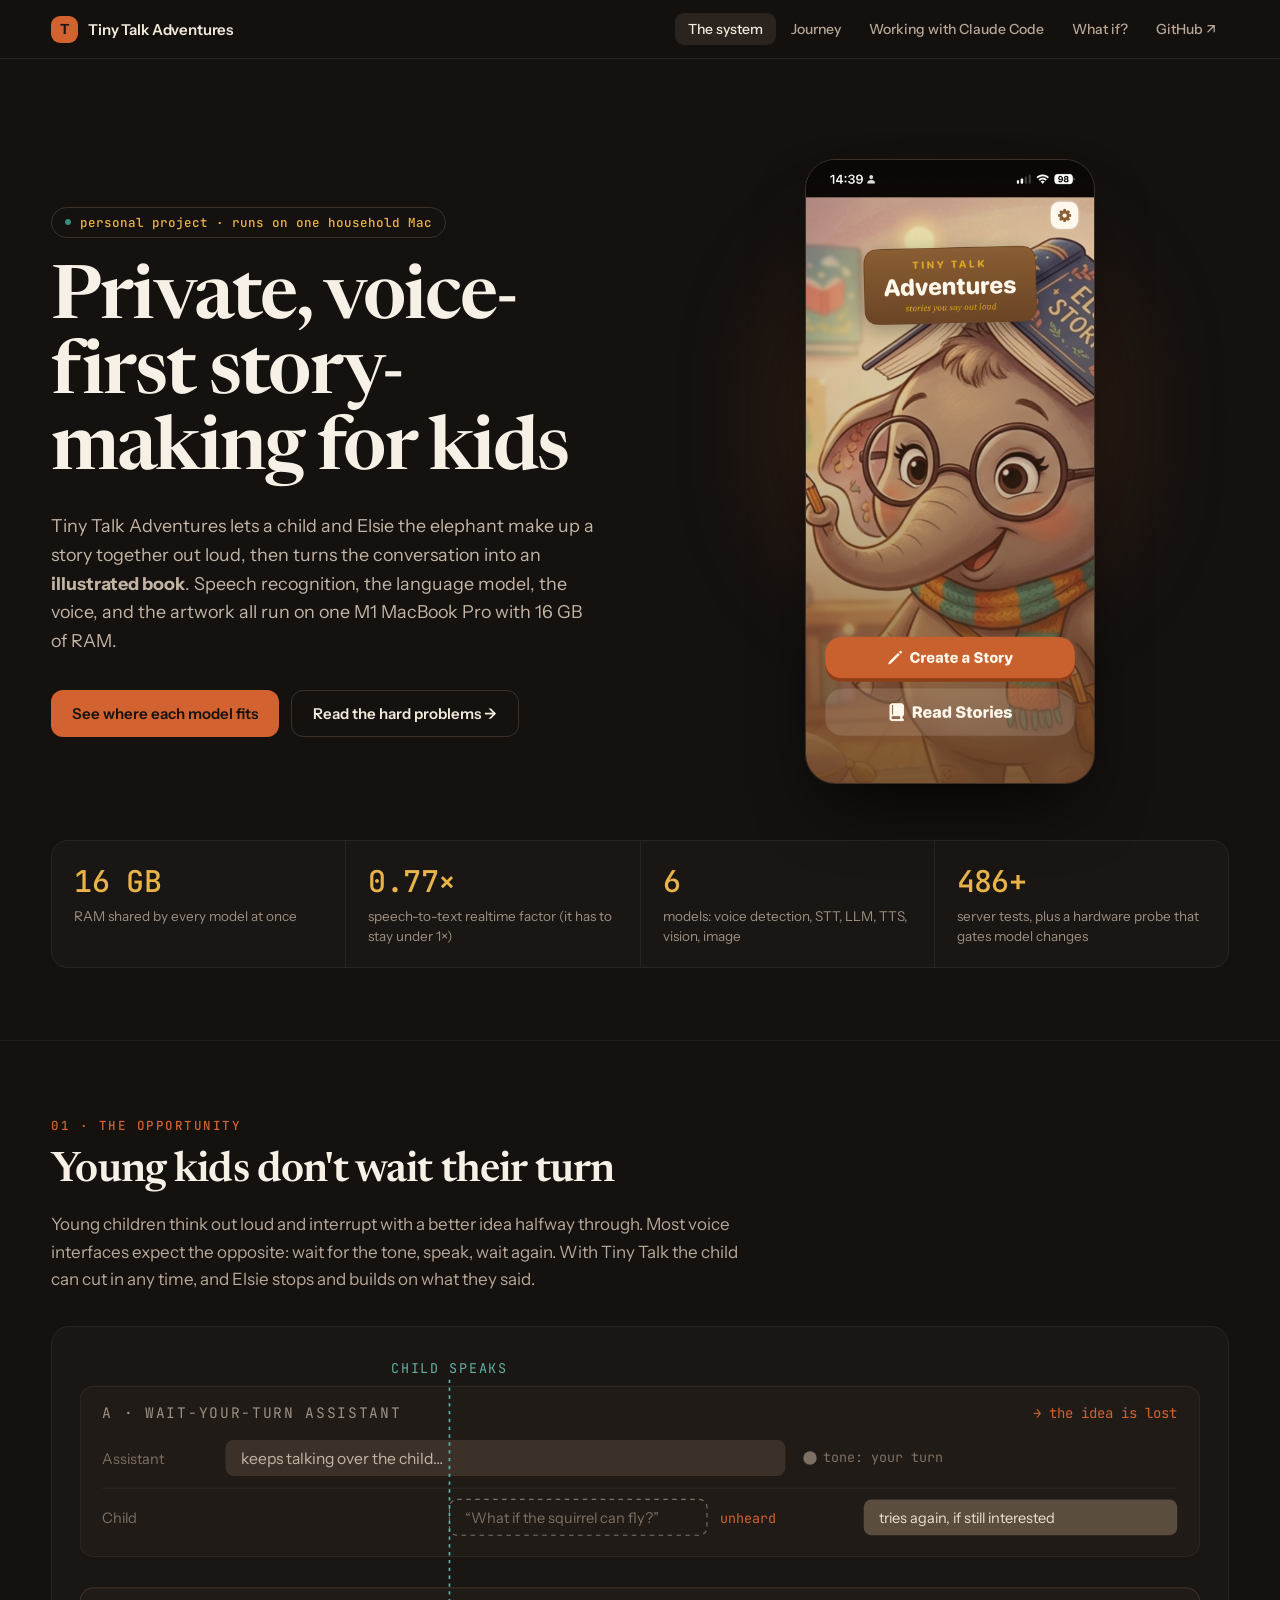
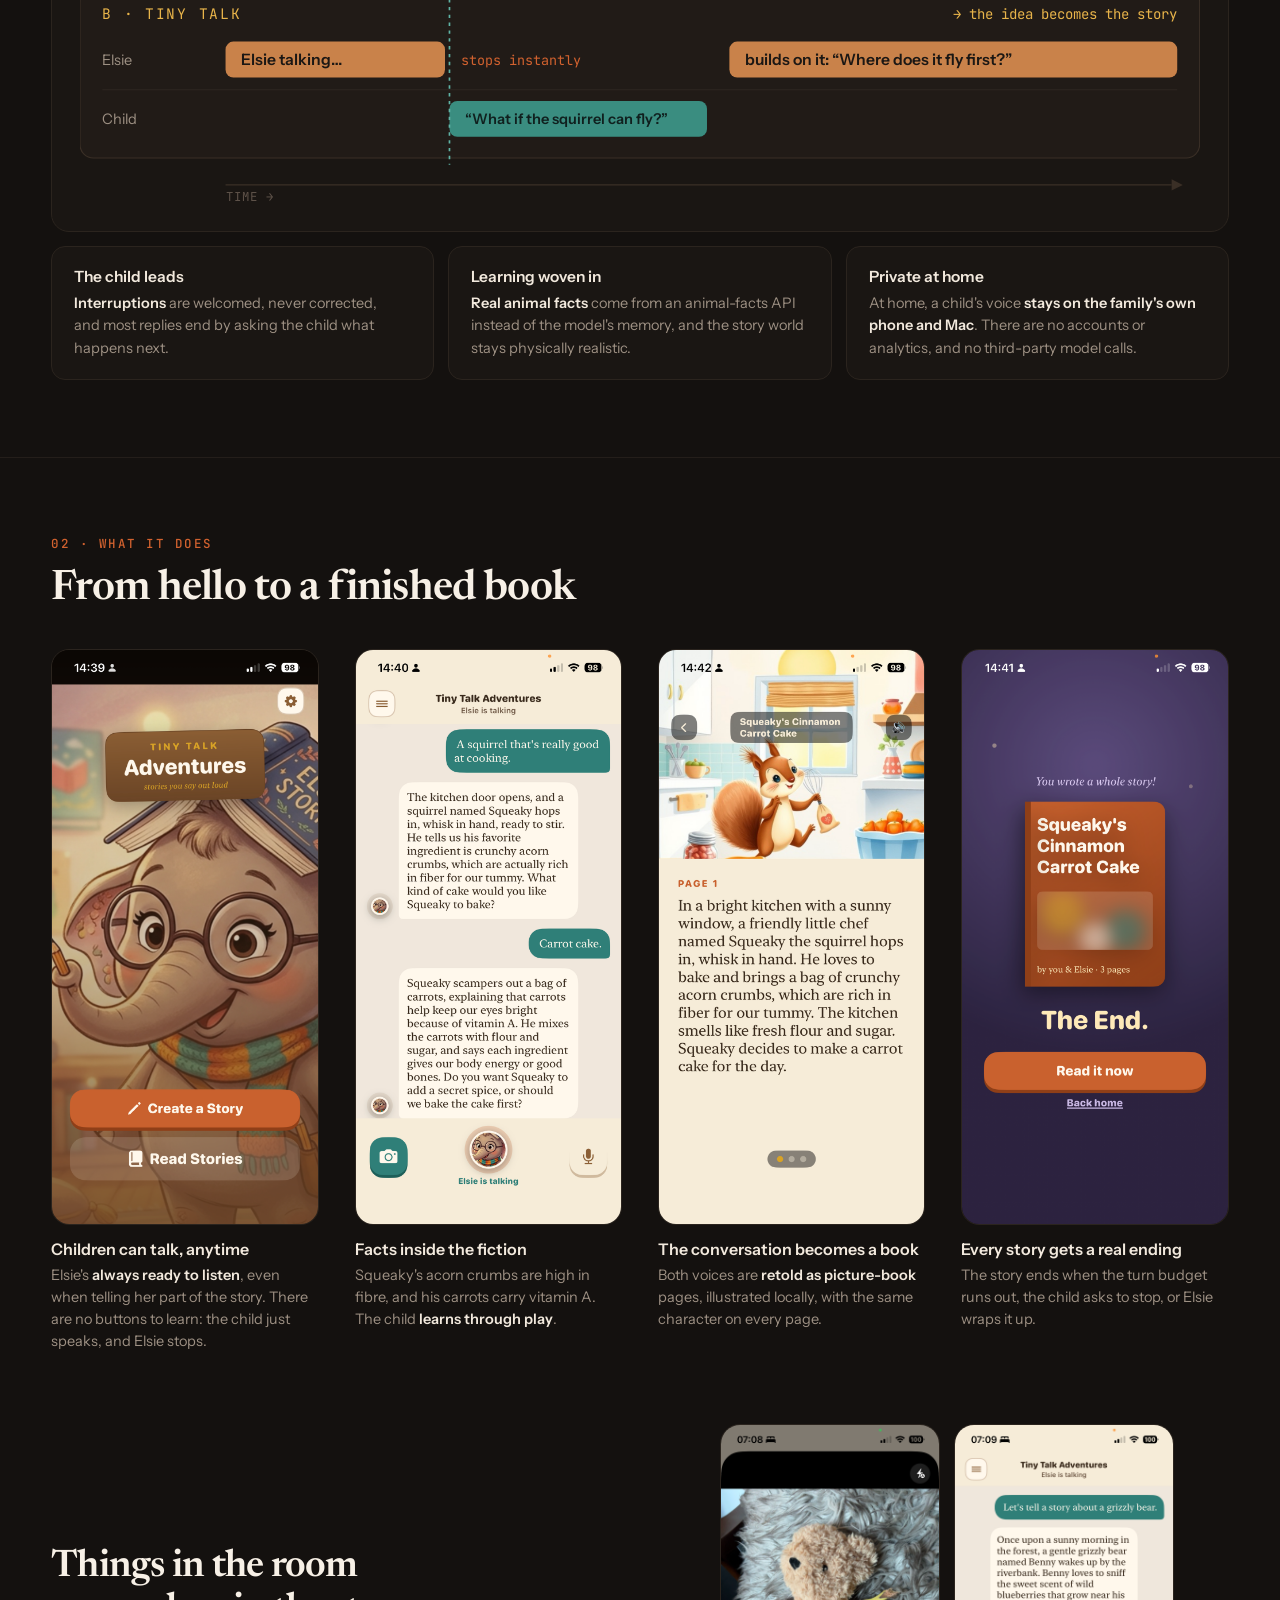
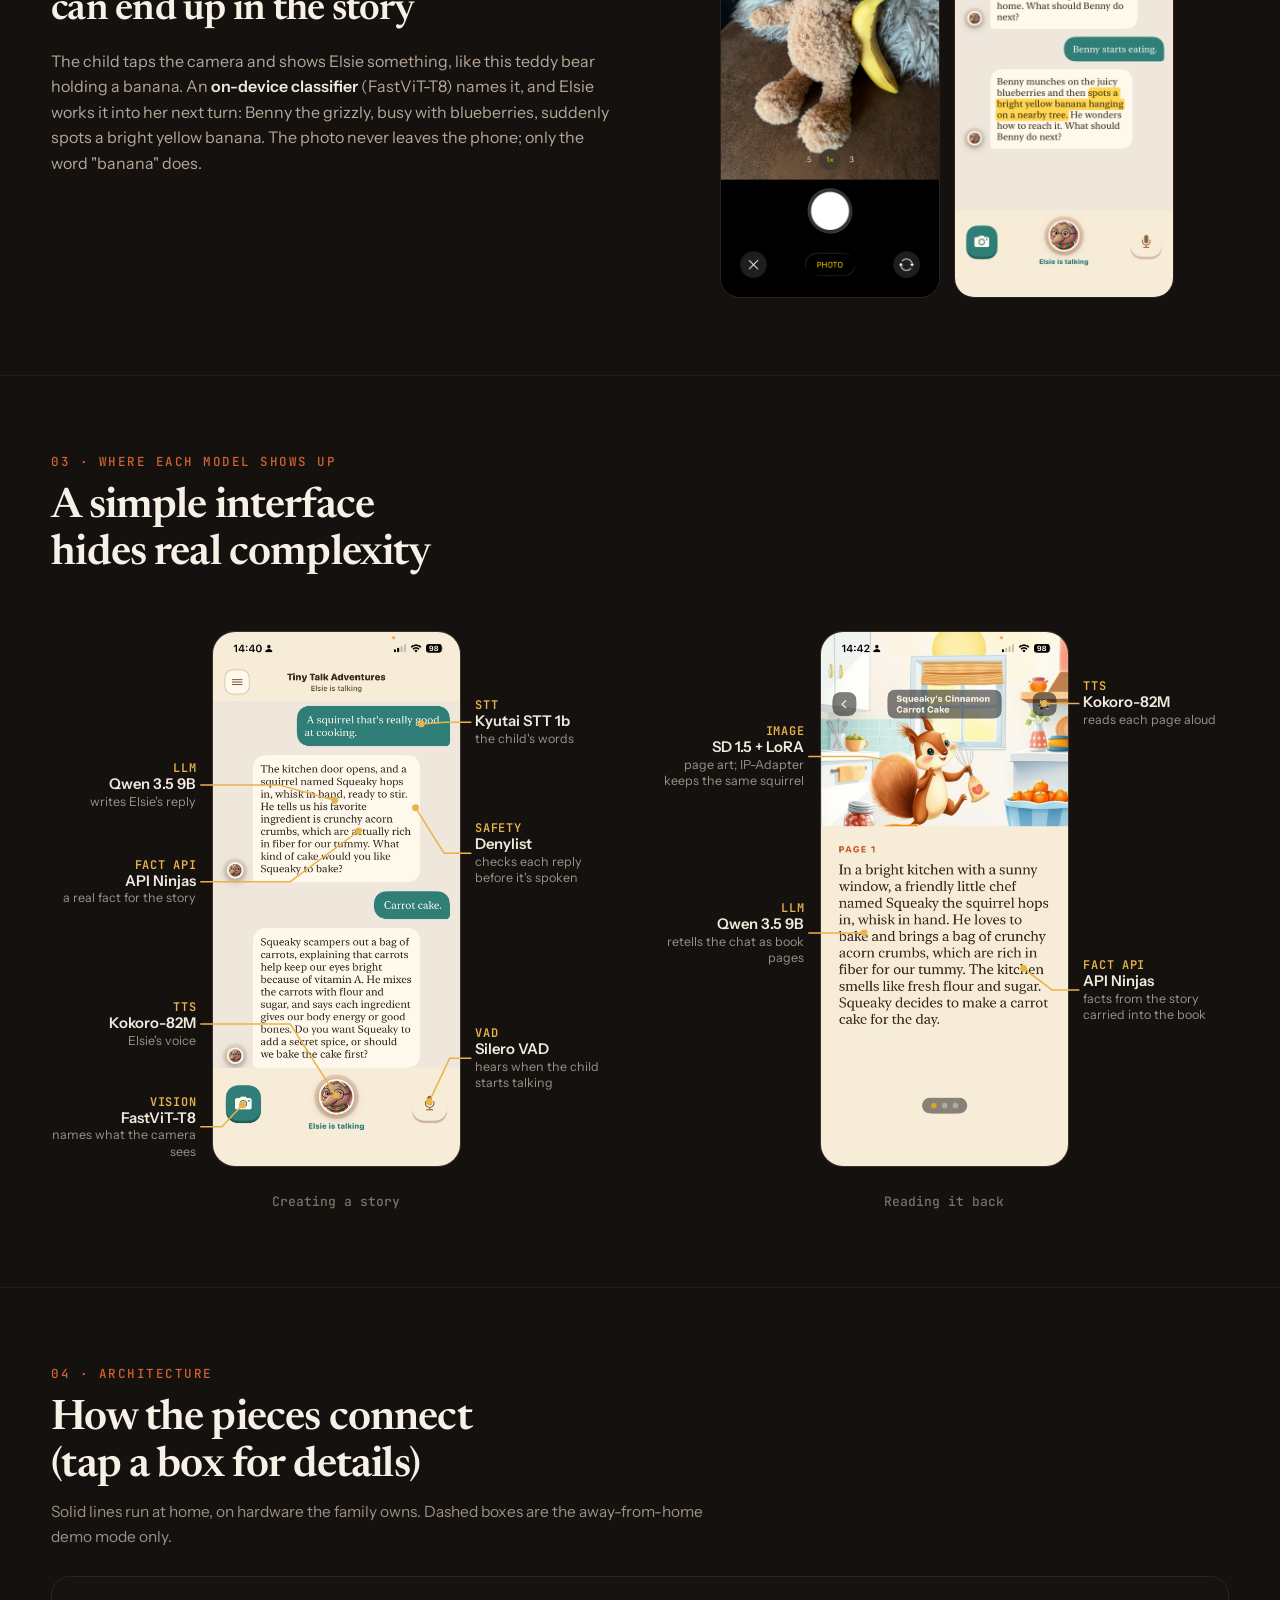
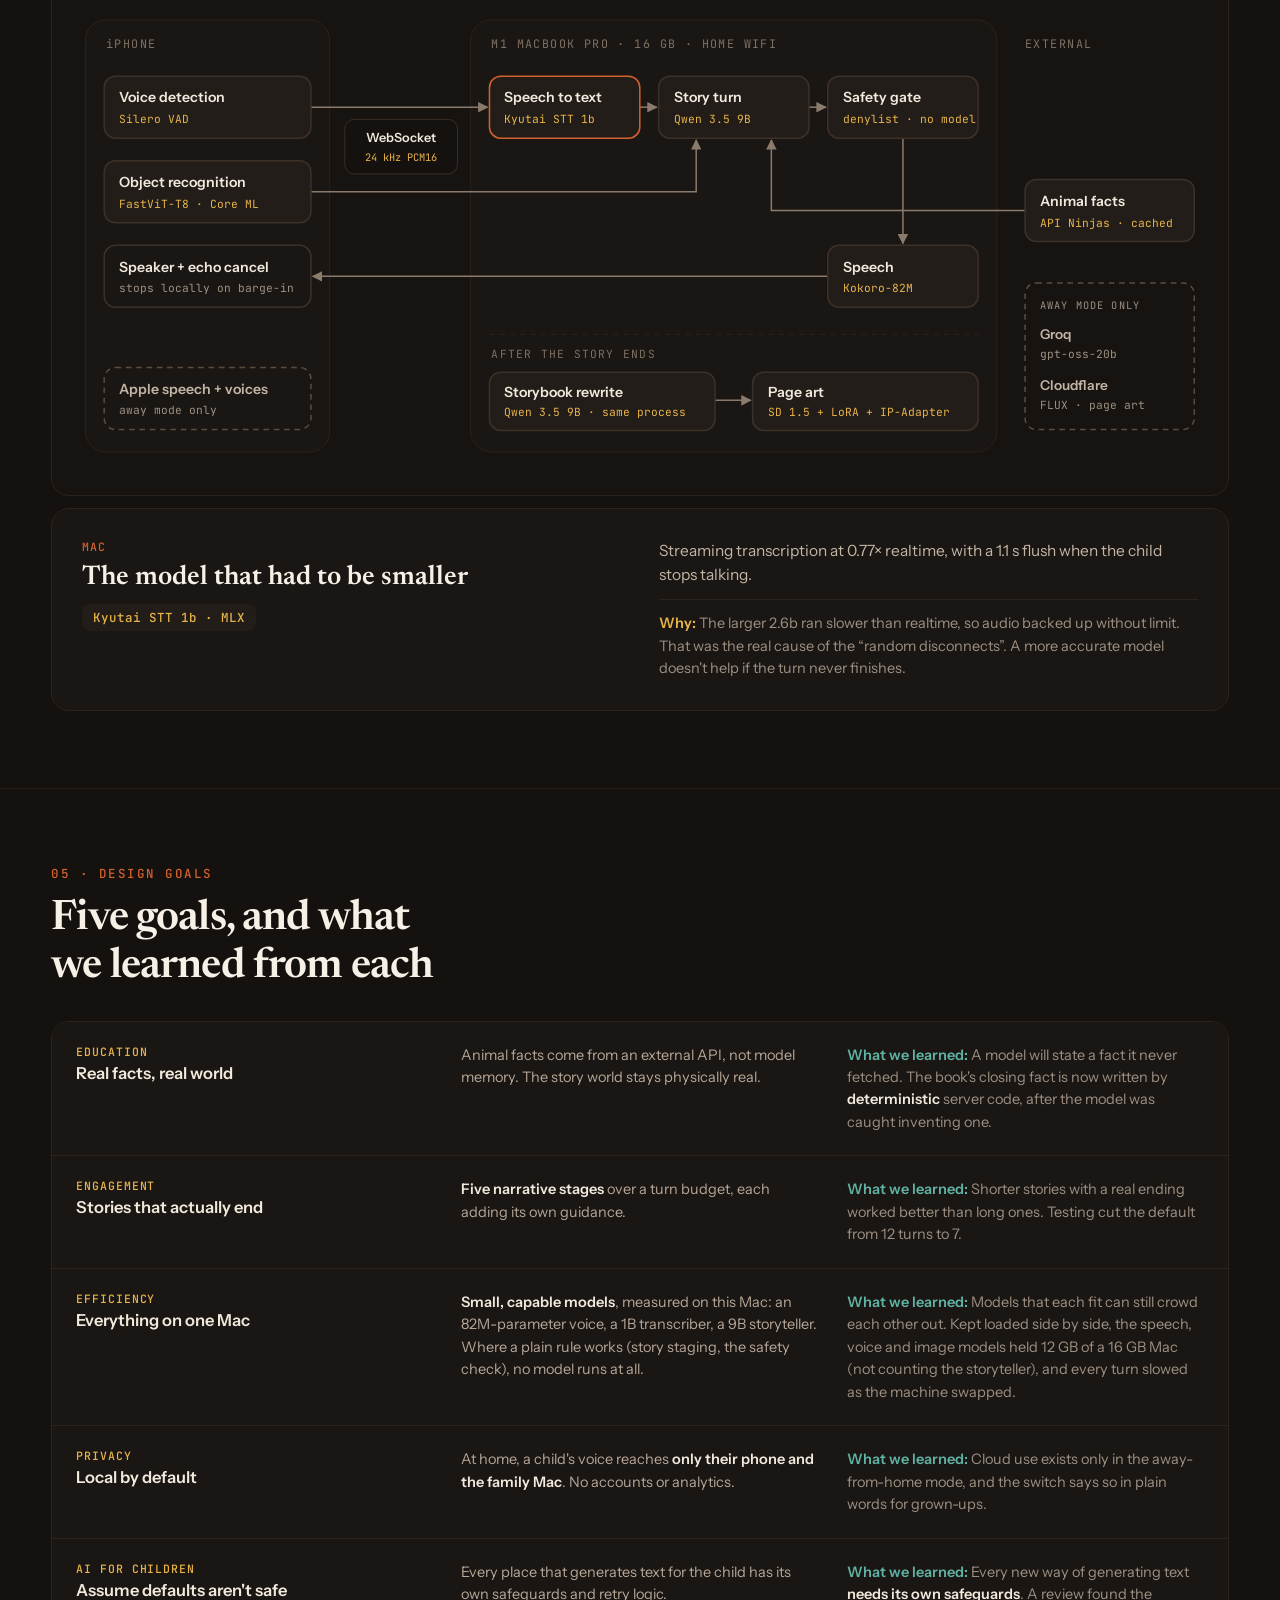
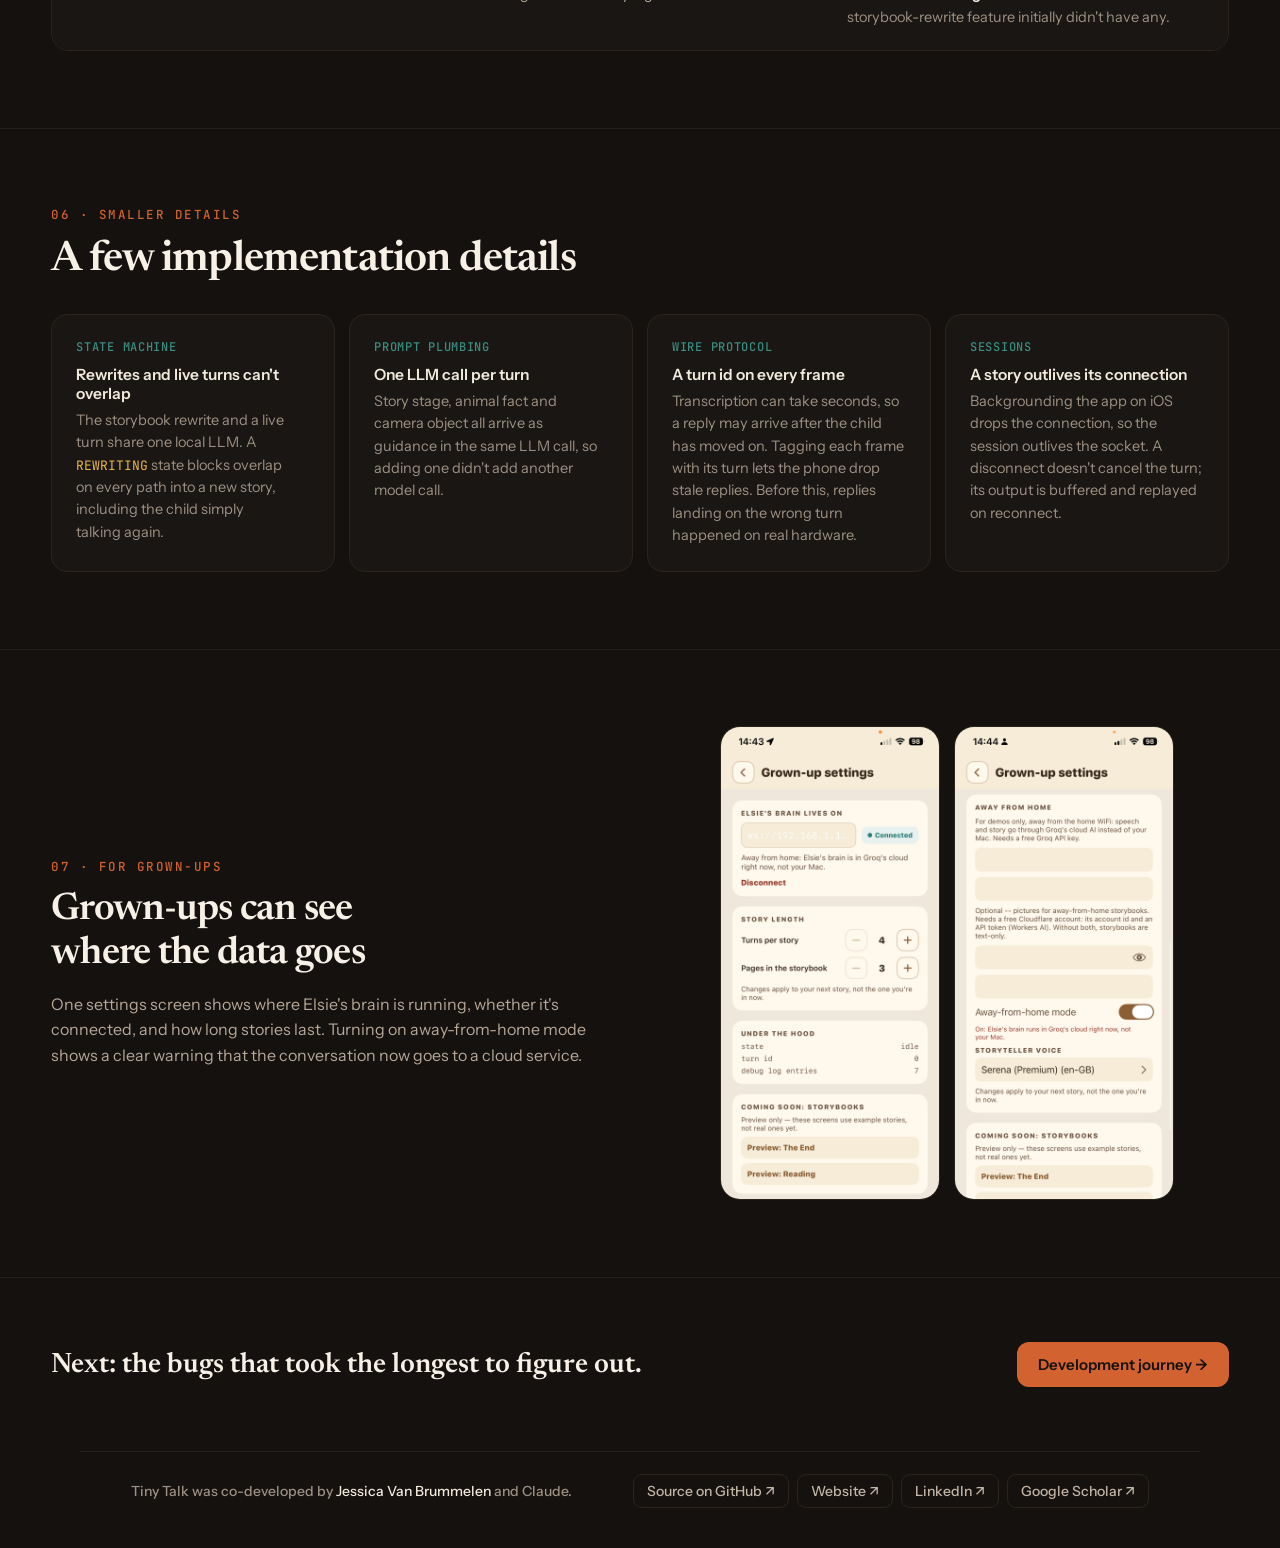
<file: site/index.html>
<!DOCTYPE html>
<html lang="en">
<head>
<meta charset="utf-8">
<meta name="viewport" content="width=device-width, initial-scale=1">
<title>Tiny Talk Adventures: voice-first storytelling that runs at home</title>
<meta name="description" content="A child and Elsie the elephant make up a story out loud, then it becomes an illustrated book. Every model runs on one home Mac.">
<link rel="preconnect" href="https://fonts.googleapis.com">
<link rel="preconnect" href="https://fonts.gstatic.com" crossorigin>
<link href="https://fonts.googleapis.com/css2?family=Newsreader:ital,opsz,wght@0,6..72,400;0,6..72,500;0,6..72,600;1,6..72,400&family=Instrument+Sans:wght@400;500;600;700&family=JetBrains+Mono:wght@400;500;700&display=swap" rel="stylesheet">
<link rel="stylesheet" href="site.css">
<style>
section.wrap{padding-top:clamp(40px,6vw,80px);padding-bottom:clamp(40px,6vw,80px)}
h2{font-size:clamp(28px,3.4vw,42px);margin-bottom:16px;max-width:26ch}
.sub{font:400 15.5px/1.6 var(--sans);color:var(--ink-4);margin:-6px 0 26px;max-width:66ch}

/* hero */
.hero{padding-top:clamp(48px,8vw,100px)!important;padding-bottom:clamp(32px,5vw,56px)!important;display:grid;grid-template-columns:repeat(auto-fit,minmax(300px,1fr));gap:clamp(32px,5vw,72px);align-items:center}
.hero > div{min-width:0}
.pill{display:inline-flex;align-items:center;gap:9px;padding:6px 13px;border:1px solid var(--line-strong);border-radius:999px;font:500 12.5px var(--mono);color:var(--gold);margin-bottom:26px}
.pill::before{content:"";width:6px;height:6px;border-radius:50%;background:var(--teal)}
.hero h1{font-size:clamp(40px,6.2vw,74px);line-height:1.02;max-width:none}
.hero .lede{font-size:clamp(17px,1.4vw,20px);max-width:54ch;margin-bottom:34px}
.ctas{display:flex;gap:12px;flex-wrap:wrap}
.hero-shot{display:flex;justify-content:center;position:relative}
.hero-shot::before{content:"";position:absolute;inset:8% 14%;background:radial-gradient(circle at 50% 40%,rgba(210,98,47,.28),transparent 68%);filter:blur(42px)}
.hero-shot img{position:relative;width:min(290px,76vw);border-radius:30px;border:1px solid var(--line-strong);box-shadow:0 34px 70px -24px rgba(0,0,0,.85)}

/* stats */
.stats-wrap{padding-bottom:clamp(40px,6vw,72px)}
.stats{display:grid;grid-template-columns:repeat(auto-fit,minmax(200px,1fr));gap:1px;background:var(--line);border:1px solid var(--line);border-radius:16px;overflow:hidden}
.stats > div{background:var(--panel);padding:20px 22px}
.stat-n{font:500 30px var(--mono);color:var(--gold);letter-spacing:-.02em}
.stat-l{font:400 13.5px/1.45 var(--sans);color:var(--ink-4);margin-top:6px}

.intro{font-size:17px;line-height:1.62;margin-bottom:32px;max-width:64ch}
.tile h3{font-size:15.5px;margin-bottom:6px}
.tiles{margin-top:14px}
.tiles .tile{border-radius:14px;padding:20px 22px}

/* what it does */
.steps{--min:220px;gap:clamp(22px,3vw,36px)}
.steps img{width:100%;border-radius:18px;border:1px solid var(--line);display:block;margin-bottom:14px}
.steps h3{font:600 16px var(--sans);color:var(--ink);margin:0 0 6px}
.steps p{font:400 14.5px/1.5 var(--sans);color:var(--ink-4);margin:0}

/* model callouts: labels either side of a phone screenshot, joined by leader lines */
.figs{--min:340px;gap:clamp(20px,3vw,40px)}
figure{margin:0;min-width:0}
.annot{position:relative;width:100%;aspect-ratio:1/1;container-type:inline-size}
.annot img{position:absolute;left:28.28%;top:3%;height:94%;border-radius:4cqw;border:1px solid var(--line-strong)}
.annot svg{position:absolute;inset:0;width:100%;height:100%;pointer-events:none}
.co{position:absolute;width:25.5%;transform:translateY(-50%)}
.co.l{left:0;text-align:right}
.co.r{left:74.5%}
.co b{display:block;font:600 max(9px,2.1cqw) var(--mono);color:var(--gold);letter-spacing:.06em}
.co span{display:block;font:600 max(11px,2.6cqw)/1.2 var(--sans);color:var(--ink)}
.co small{display:block;font:400 max(10px,2.2cqw)/1.3 var(--sans);color:var(--ink-4)}
figcaption{font:500 13px var(--mono);color:var(--ink-5);text-align:center;margin-top:10px}

/* architecture */
.arch{background:var(--col);border:1px solid var(--line);border-radius:18px;padding:clamp(12px,2vw,24px);overflow-x:auto}
.arch svg{display:block;width:100%;min-width:860px;height:auto}
.node{cursor:pointer;outline:none}
.node .ring{stroke:var(--line-strong)}
.node.away .ring{stroke:var(--line-hover)}
.node:hover .ring{stroke:#8a7b6d}
.node[aria-pressed=true] .ring{stroke:var(--accent)}
.node:focus-visible .ring{stroke:var(--gold);stroke-width:3}
.detail{margin-top:12px;padding:clamp(20px,3vw,30px);--min:260px;gap:clamp(18px,3vw,40px)}
.detail > div{min-width:0}
.detail h3{font:600 clamp(21px,2.2vw,27px)/1.2 var(--serif);margin:8px 0 10px;color:var(--ink-hi)}
.detail .where{font:500 11.5px var(--mono);color:var(--accent);letter-spacing:.1em}
.chip{display:inline-block;padding:5px 11px;border-radius:8px;background:var(--box);font:500 12.5px var(--mono);color:var(--gold)}
.detail-body{display:grid;gap:12px}
.detail-body p{margin:0;font:400 15.5px/1.58 var(--sans);color:var(--ink-2)}
.detail-body p.why{font-size:14.5px;line-height:1.55;color:var(--ink-4);padding-top:12px;border-top:1px solid var(--line)}
.why strong{color:var(--gold);font-weight:600}

/* goals */
.goals{border:1px solid var(--line);border-radius:18px;overflow:hidden}
.goal{display:grid;grid-template-columns:repeat(auto-fit,minmax(min(100%,240px),1fr));gap:10px 28px;padding:22px 24px;background:var(--panel);border-bottom:1px solid var(--line)}
.goal:last-child{border-bottom:0}
.goal > *{min-width:0;margin:0}
.goal .tag{font:500 11.5px var(--mono);color:var(--gold);letter-spacing:.08em;margin-bottom:4px}
.goal h3{font:600 16.5px/1.3 var(--sans);color:var(--ink);margin:0}
.goal p{font:400 14.5px/1.55 var(--sans);color:var(--ink-3)}
.goal p.lesson{color:var(--ink-4)}
.lesson strong{color:var(--teal-ink);font-weight:600}
/* Inline emphasis in body copy: brighter ink rather than just heavier. */
.tile p b,.steps p b,.goal p b,.grownups p b{color:var(--ink);font-weight:600}

/* details */
.details{--min:280px}
.details .tile{padding:24px}
.details .eyebrow{font:500 12px var(--mono);color:var(--teal);letter-spacing:.06em;margin-bottom:10px}
.details code{font-size:13px}

/* grown-ups */
.grownups{--min:280px;gap:clamp(28px,4vw,56px);align-items:center}
.grownups h2{font-size:clamp(26px,3vw,38px);line-height:1.14}
.grownups p{font:400 16px/1.6 var(--sans);color:var(--ink-3);margin:0}
.pair{display:flex;gap:14px;justify-content:center;flex-wrap:wrap}
.pair img{width:min(220px,42vw);border-radius:20px;border:1px solid var(--line)}
</style>
</head>
<body>
<div class="page">

<nav>
  <a class="brand" href="index.html">
    <span class="brand-mark">T</span>
    <span class="brand-name">Tiny Talk Adventures</span>
  </a>
  <div class="nav-links">
    <a href="index.html" aria-current="page">The system</a>
    <a href="journey.html">Journey</a>
    <a href="claude-code.html">Working with Claude Code</a>
    <a href="what-if.html">What if?</a>
    <a href="https://github.com/jessvb/tiny-talk-adventures" target="_blank" rel="noopener">GitHub ↗</a>
  </div>
</nav>

<header class="wrap wide hero">
  <div>
    <div class="pill">personal project · runs on one household Mac</div>
    <h1>Private, voice-first story-making for kids</h1>
    <p class="lede">Tiny Talk Adventures lets a child and Elsie the elephant make up a story together out loud, then turns the conversation into an <b>illustrated book</b>. Speech recognition, the language model, the voice, and the artwork all run on one M1 MacBook Pro with 16&nbsp;GB of RAM.</p>
    <div class="ctas">
      <a class="cta" href="#models">See where each model fits</a>
      <a class="cta ghost" href="journey.html">Read the hard problems →</a>
    </div>
  </div>
  <div class="hero-shot">
    <img src="shots/landing.png" alt="Tiny Talk Adventures landing screen with Elsie the elephant">
  </div>
</header>

<div class="wrap wide stats-wrap">
  <div class="stats">
    <div><div class="stat-n">16 GB</div><div class="stat-l">RAM shared by every model at once</div></div>
    <div><div class="stat-n">0.77×</div><div class="stat-l">speech-to-text realtime factor (it has to stay under 1×)</div></div>
    <div><div class="stat-n">6</div><div class="stat-l">models: voice detection, STT, LLM, TTS, vision, image</div></div>
    <div><div class="stat-n">486+</div><div class="stat-l">server tests, plus a hardware probe that gates model changes</div></div>
  </div>
</div>

<section class="wrap wide">
  <div class="kicker">01 · THE OPPORTUNITY</div>
  <h2 style="max-width:24ch">Young kids don't wait their turn</h2>
  <p class="intro">Young children think out loud and interrupt with a better idea halfway through. Most voice interfaces expect the opposite: wait for the tone, speak, wait again. With Tiny Talk the child can cut in any time, and Elsie stops and builds on what they said.</p>

  <div class="card diagram-scroll">
    <svg viewBox="0 0 1000 400" style="min-width:640px" role="img" aria-label="Same moment, two systems. A wait-your-turn assistant talks over the child and the idea is lost; Tiny Talk stops the moment the child speaks and builds on the idea.">
      <text x="330" y="16" text-anchor="middle" fill="#5fb3a5" font-family="JetBrains Mono, monospace" font-size="12" letter-spacing="1.5">CHILD SPEAKS</text>
      <rect x="0" y="28" width="1000" height="152" rx="12" fill="#211b17" stroke="#2e2620"/>
      <text x="20" y="56" fill="#9d9083" font-family="JetBrains Mono, monospace" font-size="13" letter-spacing="1.5">A · WAIT-YOUR-TURN ASSISTANT</text>
      <text x="980" y="56" text-anchor="end" fill="#d2622f" font-family="JetBrains Mono, monospace" font-size="12.5">→ the idea is lost</text>
      <line x1="20" y1="119" x2="980" y2="119" stroke="#2e2620"/>
      <text x="20" y="97" fill="#7d7064" font-family="Instrument Sans, sans-serif" font-size="13">Assistant</text>
      <text x="20" y="150" fill="#7d7064" font-family="Instrument Sans, sans-serif" font-size="13">Child</text>
      <rect x="130" y="76" width="500" height="32" rx="7" fill="#3c3129"/>
      <text x="144" y="97" fill="#c3b5a6" font-family="Instrument Sans, sans-serif" font-size="14">keeps talking over the child…</text>
      <circle cx="652" cy="92" r="6" fill="#7d7064"/>
      <text x="664" y="96" fill="#7d7064" font-family="JetBrains Mono, monospace" font-size="12">tone: your turn</text>
      <rect x="330" y="129" width="230" height="32" rx="7" fill="none" stroke="#7d7064" stroke-dasharray="4 4"/>
      <text x="344" y="150" fill="#7d7064" font-family="Instrument Sans, sans-serif" font-size="13">“What if the squirrel can fly?”</text>
      <text x="572" y="150" fill="#d2622f" font-family="JetBrains Mono, monospace" font-size="12">unheard</text>
      <rect x="700" y="129" width="280" height="32" rx="7" fill="#5b4c40"/>
      <text x="714" y="150" fill="#e9dfd2" font-family="Instrument Sans, sans-serif" font-size="13">tries again, if still interested</text>
      <rect x="0" y="208" width="1000" height="152" rx="12" fill="#211b17" stroke="#3a2f26"/>
      <text x="20" y="236" fill="#e8b44a" font-family="JetBrains Mono, monospace" font-size="13" letter-spacing="1.5">B · TINY TALK</text>
      <text x="980" y="236" text-anchor="end" fill="#e8b44a" font-family="JetBrains Mono, monospace" font-size="12.5">→ the idea becomes the story</text>
      <line x1="20" y1="299" x2="980" y2="299" stroke="#2e2620"/>
      <text x="20" y="277" fill="#9d9083" font-family="Instrument Sans, sans-serif" font-size="13">Elsie</text>
      <text x="20" y="330" fill="#9d9083" font-family="Instrument Sans, sans-serif" font-size="13">Child</text>
      <rect x="130" y="256" width="196" height="32" rx="7" fill="#c9824a"/>
      <text x="144" y="277" fill="#1b1714" font-family="Instrument Sans, sans-serif" font-size="14" font-weight="600">Elsie talking…</text>
      <text x="340" y="277" fill="#d2622f" font-family="JetBrains Mono, monospace" font-size="12">stops instantly</text>
      <rect x="580" y="256" width="400" height="32" rx="7" fill="#c9824a"/>
      <text x="594" y="277" fill="#1b1714" font-family="Instrument Sans, sans-serif" font-size="14" font-weight="600">builds on it: “Where does it fly first?”</text>
      <rect x="330" y="309" width="230" height="32" rx="7" fill="#3a8d80"/>
      <text x="344" y="330" fill="#10201e" font-family="Instrument Sans, sans-serif" font-size="13" font-weight="600">“What if the squirrel can fly?”</text>
      <line x1="330" y1="22" x2="330" y2="366" stroke="#5fb3a5" stroke-width="1.5" stroke-dasharray="3 4"/>
      <line x1="130" y1="384" x2="975" y2="384" stroke="#3a2f26"/>
      <path d="M975 379 L985 384 L975 389 Z" fill="#3a2f26"/>
      <text x="130" y="398" fill="#5e5249" font-family="JetBrains Mono, monospace" font-size="11" letter-spacing="1">TIME →</text>
    </svg>
  </div>

  <div class="grid tiles">
    <div class="tile"><h3>The child leads</h3><p><b>Interruptions</b> are welcomed, never corrected, and most replies end by asking the child what happens next.</p></div>
    <div class="tile"><h3>Learning woven in</h3><p><b>Real animal facts</b> come from an animal-facts API instead of the model's memory, and the story world stays physically realistic.</p></div>
    <div class="tile"><h3>Private at home</h3><p>At home, a child's voice <b>stays on the family's own phone and Mac</b>. There are no accounts or analytics, and no third-party model calls.</p></div>
  </div>
</section>

<section class="wrap wide">
  <div class="kicker">02 · WHAT IT DOES</div>
  <h2 style="margin-bottom:36px">From hello to a finished book</h2>
  <div class="grid steps">
    <div>
      <img src="shots/landing.png" alt="Landing screen: Elsie invites the child to start a story">
      <h3>Children can talk, anytime</h3>
      <p>Elsie's <b>always ready to listen</b>, even when telling her part of the story. There are no buttons to learn: the child just speaks, and Elsie stops.</p>
    </div>
    <div>
      <img src="shots/story.png" alt="A story in progress about Squeaky the squirrel who loves cooking">
      <h3>Facts inside the fiction</h3>
      <p>Squeaky's acorn crumbs are high in fibre, and his carrots carry vitamin A. The child <b>learns through play</b>.</p>
    </div>
    <div>
      <img src="shots/read.png" alt="A storybook page with an illustration of Squeaky the squirrel in a kitchen">
      <h3>The conversation becomes a book</h3>
      <p>Both voices are <b>retold as picture-book</b> pages, illustrated locally, with the same character on every page.</p>
    </div>
    <div>
      <img src="shots/the-end.png" alt="The End celebration screen with the finished book">
      <h3>Every story gets a real ending</h3>
      <p>The story ends when the turn budget runs out, the child asks to stop, or Elsie wraps it up.</p>
    </div>
  </div>
  <div class="grid grownups" style="margin-top:clamp(40px,6vw,72px)">
    <div>
      <h2>Things in the room can end up in the story</h2>
      <p>The child taps the camera and shows Elsie something, like this teddy bear holding a banana. An <b>on-device classifier</b> (FastViT-T8) names it, and Elsie works it into her next turn: Benny the grizzly, busy with blueberries, suddenly spots a bright yellow banana. The photo never leaves the phone; only the word "banana" does.</p>
    </div>
    <div class="pair">
      <img src="shots/camera.png" alt="The in-app camera pointed at a teddy bear holding a banana">
      <img src="shots/camera-story.png" alt="The story continues: Benny the grizzly bear munches blueberries, then spots a bright yellow banana hanging on a tree (highlighted)">
    </div>
  </div>
</section>

<section class="wrap wide" id="models">
  <div class="kicker">03 · WHERE EACH MODEL SHOWS UP</div>
  <h2 style="margin-bottom:36px">A simple interface hides real complexity</h2>

  <div class="grid figs">
    <figure>
      <div class="annot">
        <img src="shots/story.png" alt="Story creation screen">
        <svg viewBox="0 0 1000 1000" preserveAspectRatio="none" aria-hidden="true">
          <g stroke="#e8b44a" stroke-width="1.5" fill="none">
            <polyline points="262,300 400,300 498,327" vector-effect="non-scaling-stroke"/>
            <polyline points="262,470 420,470 540,381" vector-effect="non-scaling-stroke"/>
            <polyline points="262,720 420,720 500,845" vector-effect="non-scaling-stroke"/>
            <polyline points="262,900 300,900 336,862" vector-effect="non-scaling-stroke"/>
            <polyline points="738,190 690,190 650,193" vector-effect="non-scaling-stroke"/>
            <polyline points="738,420 690,420 640,340" vector-effect="non-scaling-stroke"/>
            <polyline points="738,780 700,780 664,856" vector-effect="non-scaling-stroke"/>
          </g>
          <g fill="#e8b44a">
            <circle cx="498" cy="327" r="6"/><circle cx="540" cy="381" r="6"/><circle cx="500" cy="845" r="6"/><circle cx="336" cy="862" r="6"/><circle cx="650" cy="193" r="6"/><circle cx="640" cy="340" r="6"/><circle cx="664" cy="856" r="6"/>
          </g>
        </svg>
        <div class="co l" style="top:30%"><b>LLM</b><span>Qwen 3.5 9B</span><small>writes Elsie's reply</small></div>
        <div class="co l" style="top:47%"><b>FACT API</b><span>API Ninjas</span><small>a real fact for the story</small></div>
        <div class="co l" style="top:72%"><b>TTS</b><span>Kokoro-82M</span><small>Elsie's voice</small></div>
        <div class="co l" style="top:90%"><b>VISION</b><span>FastViT-T8</span><small>names what the camera sees</small></div>
        <div class="co r" style="top:19%"><b>STT</b><span>Kyutai STT 1b</span><small>the child's words</small></div>
        <div class="co r" style="top:42%"><b>SAFETY</b><span>Denylist</span><small>checks each reply before it's spoken</small></div>
        <div class="co r" style="top:78%"><b>VAD</b><span>Silero VAD</span><small>hears when the child starts talking</small></div>
      </div>
      <figcaption>Creating a story</figcaption>
    </figure>

    <figure>
      <div class="annot">
        <img src="shots/read.png" alt="Storybook reading screen">
        <svg viewBox="0 0 1000 1000" preserveAspectRatio="none" aria-hidden="true">
          <g stroke="#e8b44a" stroke-width="1.5" fill="none">
            <polyline points="262,250 360,250 430,260" vector-effect="non-scaling-stroke"/>
            <polyline points="262,560 330,560 360,560" vector-effect="non-scaling-stroke"/>
            <polyline points="738,157 700,157 676,157" vector-effect="non-scaling-stroke"/>
            <polyline points="738,660 690,660 640,622" vector-effect="non-scaling-stroke"/>
          </g>
          <g fill="#e8b44a">
            <circle cx="430" cy="260" r="6"/><circle cx="360" cy="560" r="6"/><circle cx="676" cy="157" r="6"/><circle cx="640" cy="622" r="6"/>
          </g>
        </svg>
        <div class="co l" style="top:25%"><b>IMAGE</b><span>SD 1.5 + LoRA</span><small>page art; IP-Adapter keeps the same squirrel</small></div>
        <div class="co l" style="top:56%"><b>LLM</b><span>Qwen 3.5 9B</span><small>retells the chat as book pages</small></div>
        <div class="co r" style="top:15.7%"><b>TTS</b><span>Kokoro-82M</span><small>reads each page aloud</small></div>
        <div class="co r" style="top:66%"><b>FACT API</b><span>API Ninjas</span><small>facts from the story carried into the book</small></div>
      </div>
      <figcaption>Reading it back</figcaption>
    </figure>
  </div>
</section>

<section class="wrap wide" id="architecture">
  <div class="kicker">04 · ARCHITECTURE</div>
  <h2 style="margin-bottom:10px">How the pieces connect (tap a box for details)</h2>
  <p class="sub" style="margin-top:0">Solid lines run at home, on hardware the family owns. Dashed boxes are the away-from-home demo mode only.</p>

  <div class="arch">
    <svg viewBox="0 0 1200 500" role="group" aria-label="Architecture: iPhone, MacBook and external services, with the models on each. Choose a box to see details below.">
      <defs>
        <marker id="ah" viewBox="0 0 10 10" refX="9" refY="5" markerWidth="7" markerHeight="7" orient="auto-start-reverse"><path d="M0 0 L10 5 L0 10 z" fill="#8a7b6d"/></marker>
      </defs>
      <rect x="10" y="20" width="260" height="460" rx="22" fill="#1a1613" stroke="#2b241e"/>
      <text x="32" y="50" fill="#7d7064" font-family="JetBrains Mono, monospace" font-size="12.5" letter-spacing="1.5">iPHONE</text>
      <rect x="420" y="20" width="560" height="460" rx="22" fill="#1a1613" stroke="#2b241e"/>
      <text x="442" y="50" fill="#7d7064" font-family="JetBrains Mono, monospace" font-size="12.5" letter-spacing="1.5">M1 MACBOOK PRO · 16 GB · HOME WIFI</text>
      <text x="1010" y="50" fill="#7d7064" font-family="JetBrains Mono, monospace" font-size="12.5" letter-spacing="1.5">EXTERNAL</text>

      <g stroke="#8a7b6d" stroke-width="1.6" fill="none">
        <path d="M250 113 H438" marker-end="url(#ah)"/>
        <path d="M600 113 H618" marker-end="url(#ah)"/>
        <path d="M780 113 H798" marker-end="url(#ah)"/>
        <path d="M880 146 V258" marker-end="url(#ah)"/>
        <path d="M800 293 H252" marker-end="url(#ah)"/>
        <path d="M250 203 H660 V148" marker-end="url(#ah)"/>
        <path d="M1010 223 H740 V148" marker-end="url(#ah)"/>
        <path d="M680 425 H718" marker-end="url(#ah)"/>
      </g>
      <line x1="440" y1="355" x2="960" y2="355" stroke="#2b241e" stroke-dasharray="5 6"/>
      <text x="442" y="380" fill="#7d7064" font-family="JetBrains Mono, monospace" font-size="12" letter-spacing="1.3">AFTER THE STORY ENDS</text>

      <g class="node" data-node="wire">
        <rect class="ring" x="286" y="126" width="120" height="58" rx="10" fill="#14110f"/>
        <text x="346" y="150" text-anchor="middle" fill="#f2e9dd" font-family="Instrument Sans, sans-serif" font-size="13.5" font-weight="600">WebSocket</text>
        <text x="346" y="170" text-anchor="middle" fill="#e8b44a" font-family="JetBrains Mono, monospace" font-size="11">24 kHz PCM16</text>
      </g>
      <g class="node" data-node="vad">
        <rect class="ring" x="30" y="80" width="220" height="66" rx="12" fill="#221d19" stroke-width="1.6"/>
        <text x="46" y="108" fill="#f2e9dd" font-family="Instrument Sans, sans-serif" font-size="15" font-weight="600">Voice detection</text>
        <text x="46" y="130" fill="#e8b44a" font-family="JetBrains Mono, monospace" font-size="12">Silero VAD</text>
      </g>
      <g class="node" data-node="vision">
        <rect class="ring" x="30" y="170" width="220" height="66" rx="12" fill="#221d19" stroke-width="1.6"/>
        <text x="46" y="198" fill="#f2e9dd" font-family="Instrument Sans, sans-serif" font-size="15" font-weight="600">Object recognition</text>
        <text x="46" y="220" fill="#e8b44a" font-family="JetBrains Mono, monospace" font-size="12">FastViT-T8 · Core ML</text>
      </g>
      <g>
        <rect x="30" y="260" width="220" height="66" rx="12" fill="#1a1613" stroke="#3c3129" stroke-width="1.6"/>
        <text x="46" y="288" fill="#f2e9dd" font-family="Instrument Sans, sans-serif" font-size="15" font-weight="600">Speaker + echo cancel</text>
        <text x="46" y="310" fill="#9d9083" font-family="JetBrains Mono, monospace" font-size="12">stops locally on barge-in</text>
      </g>
      <g class="node away" data-node="away">
        <rect class="ring" x="30" y="390" width="220" height="66" rx="12" fill="transparent" stroke-width="1.6" stroke-dasharray="6 5"/>
        <text x="46" y="418" fill="#c3b5a6" font-family="Instrument Sans, sans-serif" font-size="15" font-weight="600">Apple speech + voices</text>
        <text x="46" y="440" fill="#9d9083" font-family="JetBrains Mono, monospace" font-size="12">away mode only</text>
      </g>

      <g class="node" data-node="stt">
        <rect class="ring" x="440" y="80" width="160" height="66" rx="12" fill="#221d19" stroke-width="1.6"/>
        <text x="456" y="108" fill="#f2e9dd" font-family="Instrument Sans, sans-serif" font-size="15" font-weight="600">Speech to text</text>
        <text x="456" y="130" fill="#e8b44a" font-family="JetBrains Mono, monospace" font-size="12">Kyutai STT 1b</text>
      </g>
      <g class="node" data-node="llm">
        <rect class="ring" x="620" y="80" width="160" height="66" rx="12" fill="#221d19" stroke-width="1.6"/>
        <text x="636" y="108" fill="#f2e9dd" font-family="Instrument Sans, sans-serif" font-size="15" font-weight="600">Story turn</text>
        <text x="636" y="130" fill="#e8b44a" font-family="JetBrains Mono, monospace" font-size="12">Qwen 3.5 9B</text>
      </g>
      <g class="node" data-node="safety">
        <rect class="ring" x="800" y="80" width="160" height="66" rx="12" fill="#221d19" stroke-width="1.6"/>
        <text x="816" y="108" fill="#f2e9dd" font-family="Instrument Sans, sans-serif" font-size="15" font-weight="600">Safety gate</text>
        <text x="816" y="130" fill="#e8b44a" font-family="JetBrains Mono, monospace" font-size="12">denylist · no model</text>
      </g>
      <g class="node" data-node="tts">
        <rect class="ring" x="800" y="260" width="160" height="66" rx="12" fill="#221d19" stroke-width="1.6"/>
        <text x="816" y="288" fill="#f2e9dd" font-family="Instrument Sans, sans-serif" font-size="15" font-weight="600">Speech</text>
        <text x="816" y="310" fill="#e8b44a" font-family="JetBrains Mono, monospace" font-size="12">Kokoro-82M</text>
      </g>
      <g class="node" data-node="rewrite">
        <rect class="ring" x="440" y="395" width="240" height="62" rx="12" fill="#221d19" stroke-width="1.6"/>
        <text x="456" y="421" fill="#f2e9dd" font-family="Instrument Sans, sans-serif" font-size="15" font-weight="600">Storybook rewrite</text>
        <text x="456" y="442" fill="#e8b44a" font-family="JetBrains Mono, monospace" font-size="12">Qwen 3.5 9B · same process</text>
      </g>
      <g class="node" data-node="art">
        <rect class="ring" x="720" y="395" width="240" height="62" rx="12" fill="#221d19" stroke-width="1.6"/>
        <text x="736" y="421" fill="#f2e9dd" font-family="Instrument Sans, sans-serif" font-size="15" font-weight="600">Page art</text>
        <text x="736" y="442" fill="#e8b44a" font-family="JetBrains Mono, monospace" font-size="12">SD 1.5 + LoRA + IP-Adapter</text>
      </g>

      <g class="node" data-node="facts">
        <rect class="ring" x="1010" y="190" width="180" height="66" rx="12" fill="#221d19" stroke-width="1.6"/>
        <text x="1026" y="218" fill="#f2e9dd" font-family="Instrument Sans, sans-serif" font-size="15" font-weight="600">Animal facts</text>
        <text x="1026" y="240" fill="#e8b44a" font-family="JetBrains Mono, monospace" font-size="12">API Ninjas · cached</text>
      </g>
      <g class="node away" data-node="away">
        <rect class="ring" x="1010" y="300" width="180" height="156" rx="12" fill="transparent" stroke-width="1.6" stroke-dasharray="6 5"/>
        <text x="1026" y="328" fill="#9d9083" font-family="JetBrains Mono, monospace" font-size="11" letter-spacing="1.2">AWAY MODE ONLY</text>
        <text x="1026" y="360" fill="#c3b5a6" font-family="Instrument Sans, sans-serif" font-size="14.5" font-weight="600">Groq</text>
        <text x="1026" y="380" fill="#9d9083" font-family="JetBrains Mono, monospace" font-size="12">gpt-oss-20b</text>
        <text x="1026" y="414" fill="#c3b5a6" font-family="Instrument Sans, sans-serif" font-size="14.5" font-weight="600">Cloudflare</text>
        <text x="1026" y="434" fill="#9d9083" font-family="JetBrains Mono, monospace" font-size="12">FLUX · page art</text>
      </g>
    </svg>
  </div>

  <div class="card grid detail" aria-live="polite">
    <div>
      <div class="where" id="d-where"></div>
      <h3 id="d-title"></h3>
      <div class="chip" id="d-model"></div>
    </div>
    <div class="detail-body">
      <p id="d-body"></p>
      <p class="why"><strong>Why: </strong><span id="d-why"></span></p>
    </div>
  </div>
</section>

<section class="wrap wide">
  <div class="kicker">05 · DESIGN GOALS</div>
  <h2 style="margin-bottom:30px">Five goals, and what we learned from each</h2>
  <div class="goals">
    <div class="goal">
      <div><div class="tag">EDUCATION</div><h3>Real facts, real world</h3></div>
      <p>Animal facts come from an external API, not model memory. The story world stays physically real.</p>
      <p class="lesson"><strong>What we learned:</strong> A model will state a fact it never fetched. The book's closing fact is now written by <b>deterministic</b> server code, after the model was caught inventing one.</p>
    </div>
    <div class="goal">
      <div><div class="tag">ENGAGEMENT</div><h3>Stories that actually end</h3></div>
      <p><b>Five narrative stages</b> over a turn budget, each adding its own guidance.</p>
      <p class="lesson"><strong>What we learned:</strong> Shorter stories with a real ending worked better than long ones. Testing cut the default from 12 turns to 7.</p>
    </div>
    <div class="goal">
      <div><div class="tag">EFFICIENCY</div><h3>Everything on one Mac</h3></div>
      <p><b>Small, capable models</b>, measured on this Mac: an 82M-parameter voice, a 1B transcriber, a 9B storyteller. Where a plain rule works (story staging, the safety check), no model runs at all.</p>
      <p class="lesson"><strong>What we learned:</strong> Models that each fit can still crowd each other out. Kept loaded side by side, the speech, voice and image models held 12 GB of a 16 GB Mac (not counting the storyteller), and every turn slowed as the machine swapped.</p>
    </div>
    <div class="goal">
      <div><div class="tag">PRIVACY</div><h3>Local by default</h3></div>
      <p>At home, a child's voice reaches <b>only their phone and the family Mac</b>. No accounts or analytics.</p>
      <p class="lesson"><strong>What we learned:</strong> Cloud use exists only in the away-from-home mode, and the switch says so in plain words for grown-ups.</p>
    </div>
    <div class="goal">
      <div><div class="tag">AI FOR CHILDREN</div><h3>Assume defaults aren't safe</h3></div>
      <p>Every place that generates text for the child has its own safeguards and retry logic.</p>
      <p class="lesson"><strong>What we learned:</strong> Every new way of generating text <b>needs its own safeguards</b>. A review found the storybook-rewrite feature initially didn't have any.</p>
    </div>
  </div>
</section>

<section class="wrap wide">
  <div class="kicker">06 · SMALLER DETAILS</div>
  <h2 style="margin-bottom:30px">A few implementation details</h2>
  <div class="grid details">
    <div class="tile"><div class="eyebrow">STATE MACHINE</div><h3>Rewrites and live turns can't overlap</h3><p>The storybook rewrite and a live turn share one local LLM. A <code>REWRITING</code> state blocks overlap on every path into a new story, including the child simply talking again.</p></div>
    <div class="tile"><div class="eyebrow">PROMPT PLUMBING</div><h3>One LLM call per turn</h3><p>Story stage, animal fact and camera object all arrive as guidance in the same LLM call, so adding one didn't add another model call.</p></div>
    <div class="tile"><div class="eyebrow">WIRE PROTOCOL</div><h3>A turn id on every frame</h3><p>Transcription can take seconds, so a reply may arrive after the child has moved on. Tagging each frame with its turn lets the phone drop stale replies. Before this, replies landing on the wrong turn happened on real hardware.</p></div>
    <div class="tile"><div class="eyebrow">SESSIONS</div><h3>A story outlives its connection</h3><p>Backgrounding the app on iOS drops the connection, so the session outlives the socket. A disconnect doesn't cancel the turn; its output is buffered and replayed on reconnect.</p></div>
  </div>
</section>

<section class="wrap wide">
  <div class="grid grownups">
    <div>
      <div class="kicker">07 · FOR GROWN-UPS</div>
      <h2>Grown-ups can see where the data goes</h2>
      <p>One settings screen shows where Elsie's brain is running, whether it's connected, and how long stories last. Turning on away-from-home mode shows a clear warning that the conversation now goes to a cloud service.</p>
    </div>
    <div class="pair">
      <img src="shots/settings.png" alt="Grown-up settings: server address, story length, under-the-hood state">
      <img src="shots/away.png" alt="Away-from-home toggle with a warning that Elsie's brain runs in the cloud">
    </div>
  </div>
</section>

<footer class="wrap wide">
  <div class="footer-line">Next: the bugs that took the longest to figure out.</div>
  <a class="cta" href="journey.html">Development journey →</a>
</footer>

<div class="wrap credits">
  <div class="credits-by">Tiny Talk was co-developed by <a href="https://jessvb.github.io/" target="_blank" rel="noopener">Jessica Van Brummelen</a> and Claude.</div>
  <div class="credits-links">
    <a href="https://github.com/jessvb/tiny-talk-adventures" target="_blank" rel="noopener">Source on GitHub ↗</a>
    <a href="https://jessvb.github.io/" target="_blank" rel="noopener">Website ↗</a>
    <a href="https://www.linkedin.com/in/jessicavanbrummelen/" target="_blank" rel="noopener">LinkedIn ↗</a>
    <a href="https://scholar.google.com/citations?user=6d4tBYwAAAAJ&amp;hl=en" target="_blank" rel="noopener">Google Scholar ↗</a>
  </div>
</div>

</div>

<script>
// Detail text for each box in the architecture diagram.
const NODES = {
  vad: {
    where: "iPHONE", title: "Hears when the child starts talking", model: "Silero VAD · on-device",
    body: "Runs continuously on the phone and marks the start and end of speech. When the child talks over Elsie, the phone stops playback itself, without a network round trip.",
    why: "Interruption is the core interaction. Too slow and Elsie talks over the child; too eager and her own echo cuts her off.",
  },
  vision: {
    where: "iPHONE", title: "Brings a real object into the story", model: "FastViT-T8 · Core ML",
    body: "The child shows the camera something (a teddy, a cup) and an on-device ImageNet classifier names it. The label becomes guidance for Elsie's next turn.",
    why: "It replaced Apple's built-in classifier after on-device testing showed its labels were too generic for household objects. Photos never leave the phone; only the label does.",
  },
  wire: {
    where: "PHONE ↔ MAC", title: "One socket, two kinds of frame", model: "WebSocket · JSON + 24 kHz PCM16",
    body: "Control messages are JSON; audio is raw binary at 24 kHz, the rate the speech models expect, so nothing gets resampled.",
    why: "Every frame carries a turn id, so a late reply to an abandoned utterance can be recognised and dropped.",
  },
  stt: {
    where: "MAC", title: "The model that had to be smaller", model: "Kyutai STT 1b · MLX",
    body: "Streaming transcription at 0.77× realtime, with a 1.1 s flush when the child stops talking.",
    why: "The larger 2.6b ran slower than realtime, so audio backed up without limit. That was the real cause of the “random disconnects”. A more accurate model doesn't help if the turn never finishes.",
  },
  llm: {
    where: "MAC", title: "One call per turn", model: "Qwen 3.5 9B · Ollama",
    body: "A fixed storyteller persona plus per-turn guidance: the story stage (from a turn count), any real animal fact, any camera object. One to three spoken sentences back.",
    why: "Thinking mode is turned off per request. With it on, the model produced 100+ lines of hidden reasoning and ~3m19s replies. Keep-alive is 30 min so the model isn't evicted between turns.",
  },
  safety: {
    where: "MAC", title: "A deterministic check before anything is spoken", model: "Regex denylist · zero model calls",
    body: "Five categories checked in one pass. A flagged reply is replaced with a gentle redirect: “Hmm, let's take the story somewhere else!”",
    why: "A classifier would be one more model competing for 16 GB on the critical path. The code comments say plainly that it's only a minimum bar, and real moderation would need more.",
  },
  tts: {
    where: "MAC", title: "A voice that can be cut off mid-sentence", model: "Kokoro-82M · PyTorch MPS",
    body: "Replies are synthesised sentence by sentence and played as they arrive: about 0.9 s to first audio. The same model reads storybook pages aloud.",
    why: "Kokoro only auto-detects CUDA, so on a Mac it silently fell back to CPU. Forcing Apple's GPU backend measured ~1.8× faster.",
  },
  facts: {
    where: "EXTERNAL", title: "Real facts, fetched once", model: "API Ninjas · Animals",
    body: "The first time an animal is mentioned, a fact is fetched and cached locally. Every later mention is an instant lookup.",
    why: "Facts come from a real source instead of the model's memory. Without an API key, stories still work; they just don't include facts.",
  },
  rewrite: {
    where: "MAC · BACKGROUND", title: "The chat, retold as a picture book", model: "Qwen 3.5 9B · same process",
    body: "After the story ends, both voices are rewritten as third-person pages. The parser tolerates small-model JSON slips instead of discarding a finished story.",
    why: "The closing fact is formatted by server code, instead of by the model, after a review caught the model inventing one.",
  },
  art: {
    where: "MAC · BACKGROUND", title: "The same squirrel on every page", model: "SD 1.5 + storybook LoRA + IP-Adapter",
    body: "One illustration per page, at 25 steps. Page one's image conditions every later page, so the character stays recognisably the same.",
    why: "The default 50 steps took ~15 min an image on this Mac. So it uses fewer steps, and conditioning on page one keeps the character consistent.",
  },
  away: {
    where: "AWAY MODE ONLY", title: "A demo path for when there's no home Mac", model: "Apple speech · Groq gpt-oss-20b · Cloudflare FLUX",
    body: "Off the home network, the phone's own speech stack and hosted models stand in. Same prompts, same safety gate, one backend switch.",
    why: "The switch was first built to test whether the LLM was the real latency bottleneck. It's clearly labelled for grown-ups because it changes where a child's voice goes.",
  },
};

const nodes = document.querySelectorAll(".node");
function pick(key) {
  const n = NODES[key];
  for (const f of ["where", "title", "model", "body", "why"]) document.getElementById("d-" + f).textContent = n[f];
  nodes.forEach(g => g.setAttribute("aria-pressed", String(g.dataset.node === key)));
}
nodes.forEach(g => {
  g.setAttribute("role", "button");
  g.setAttribute("tabindex", "0");
  g.setAttribute("aria-label", NODES[g.dataset.node].title);
  g.addEventListener("click", () => pick(g.dataset.node));
  g.addEventListener("keydown", e => { if (e.key === "Enter" || e.key === " ") { e.preventDefault(); pick(g.dataset.node); } });
});
pick("stt");
</script>
</body>
</html>
</file>
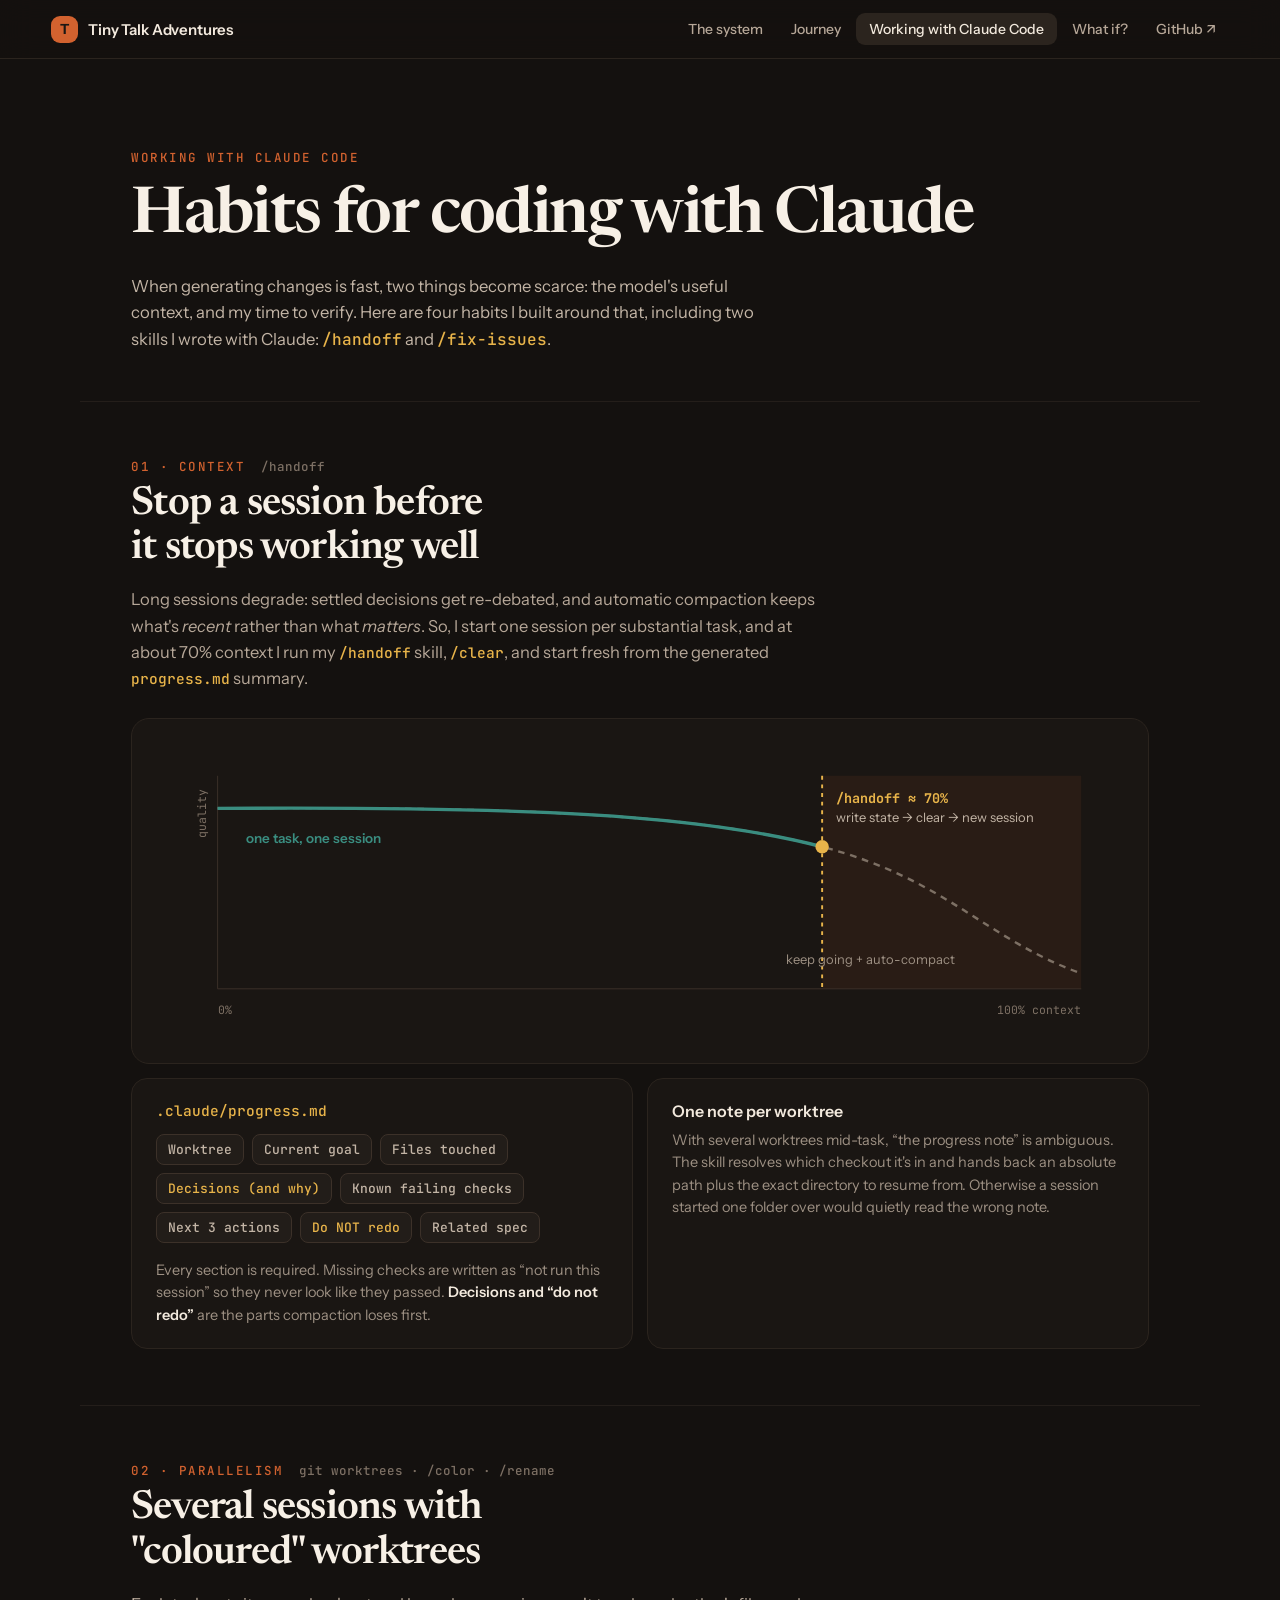
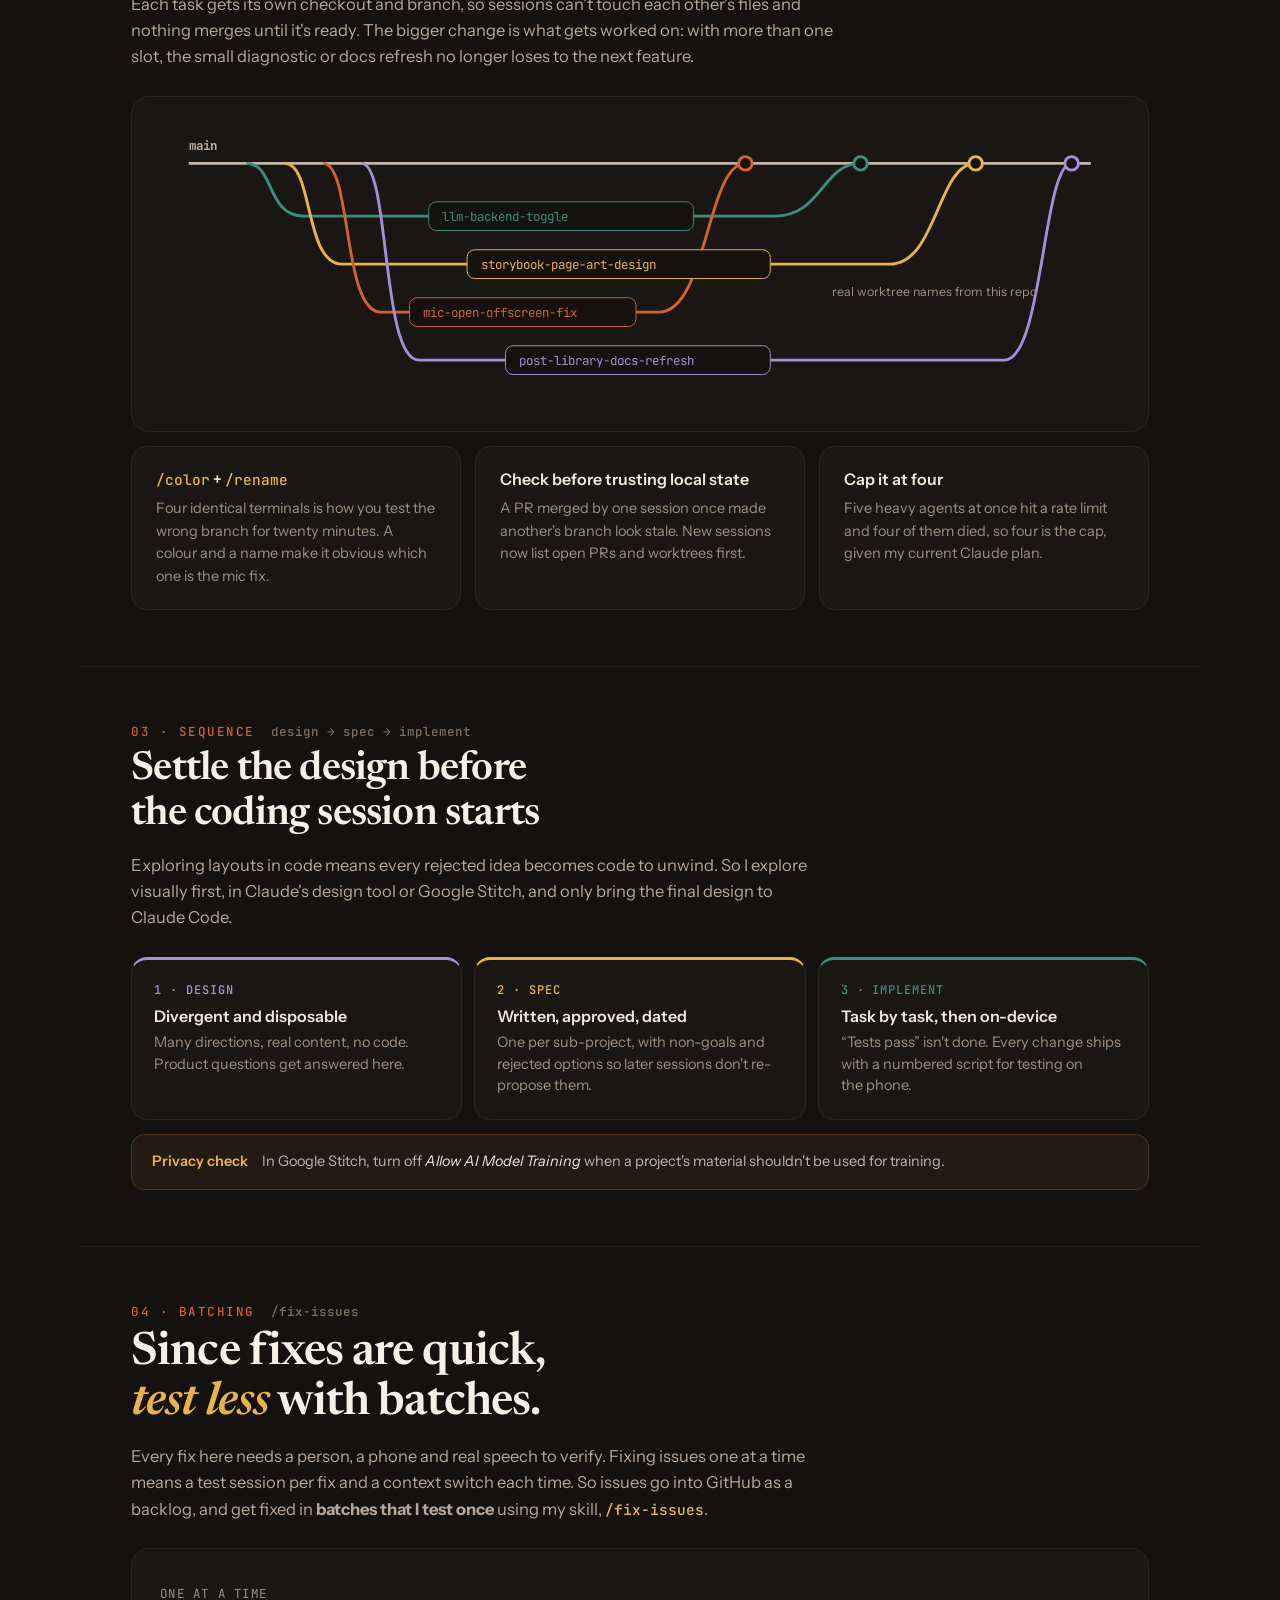
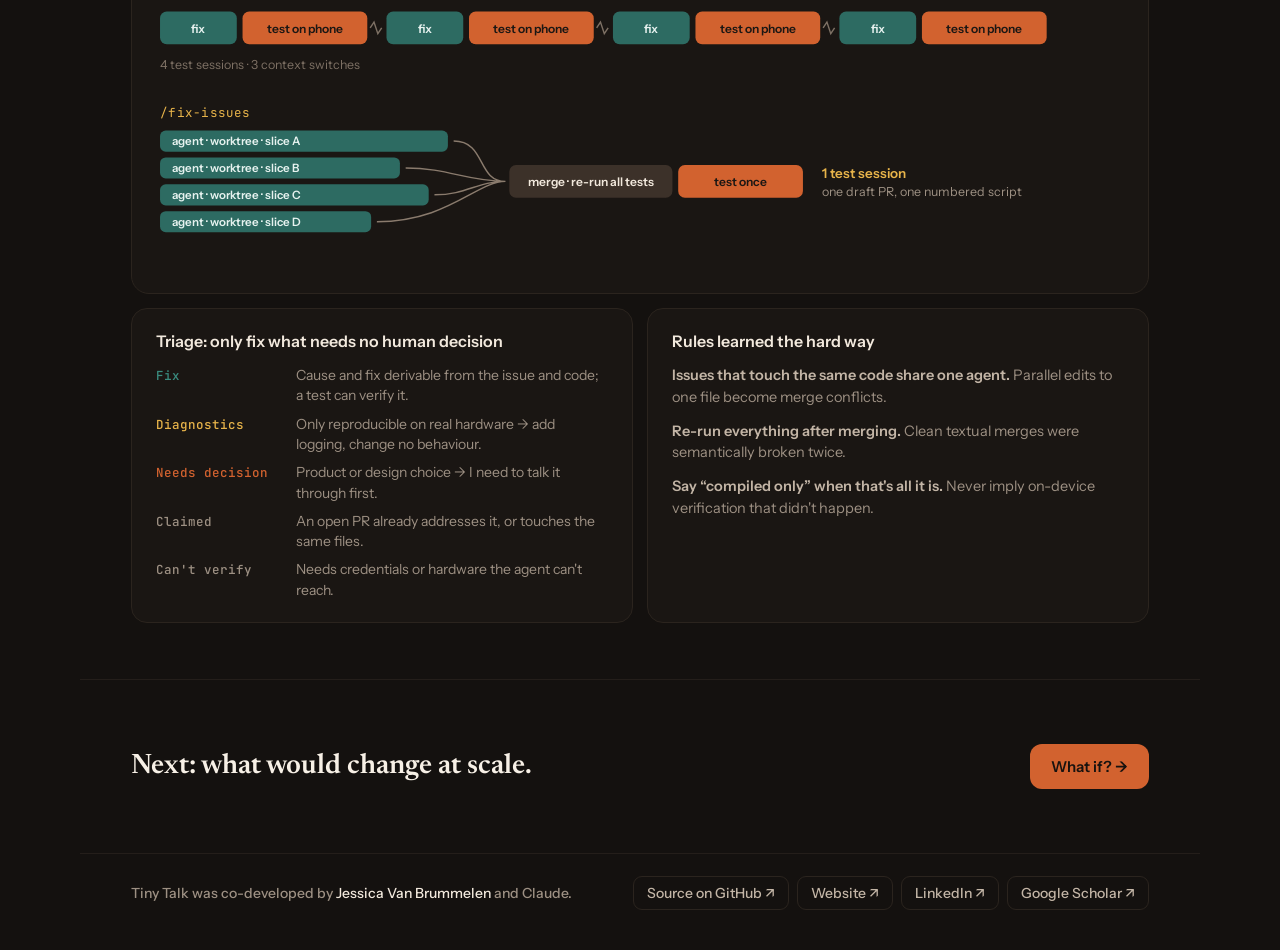
<file: site/claude-code.html>
<!DOCTYPE html>
<html lang="en">
<head>
<meta charset="utf-8">
<meta name="viewport" content="width=device-width, initial-scale=1">
<title>What I learned building with Claude Code | Tiny Talk Adventures</title>
<meta name="description" content="Four habits for working with Claude Code when code is cheap and attention is scarce: /handoff, parallel worktrees, design before code, and /fix-issues.">
<link rel="preconnect" href="https://fonts.googleapis.com">
<link rel="preconnect" href="https://fonts.gstatic.com" crossorigin>
<link href="https://fonts.googleapis.com/css2?family=Newsreader:ital,opsz,wght@0,6..72,400;0,6..72,500;0,6..72,600;1,6..72,400&family=Instrument+Sans:wght@400;500;600;700&family=JetBrains+Mono:wght@400;500;700&display=swap" rel="stylesheet">
<link rel="stylesheet" href="site.css">
<style>
.lede{max-width:60ch}
.lede code{font-size:16px;font-weight:500}
section.wrap{padding-top:clamp(32px,5vw,56px);padding-bottom:clamp(32px,5vw,56px)}
.sec-head{display:flex;align-items:baseline;gap:16px;margin-bottom:8px;flex-wrap:wrap}
.sec-head .kicker{margin:0}
.sec-tool{font:500 12.5px var(--mono);color:var(--ink-5)}
.intro{max-width:64ch}
.intro code{font-size:14.5px;font-weight:500}
.intro em{font-style:italic}
.diagram-scroll{margin-bottom:14px}
.tile code{font-size:14.5px;font-weight:500}

/* /handoff */
.file-name{font:500 12.5px var(--mono);color:var(--ink-4);margin-bottom:14px}
.chips{display:flex;flex-wrap:wrap;gap:8px}
.chips span{padding:6px 11px;border-radius:8px;background:var(--box);border:1px solid var(--line-strong);font:500 13px var(--mono);color:var(--ink-2)}
.chips span.key{color:var(--gold)}
.chips + p{margin-top:16px!important}
.tile strong{color:var(--ink);font-weight:600}

/* sequence */
.stages{--min:220px;gap:12px;margin-bottom:14px}
.stage{padding:22px;border-top-width:3px}
.stage .step{font:500 12px var(--mono);letter-spacing:.08em;margin-bottom:8px}
.stage h3{margin-bottom:6px}
.stage p{line-height:1.5}
.privacy{padding:16px 20px;background:#221a13;border:1px solid #4a3520;border-radius:13px;display:flex;gap:14px;align-items:baseline;flex-wrap:wrap}
.privacy b{font:600 14.5px var(--sans);color:var(--gold)}
.privacy span{font:400 14.5px/1.5 var(--sans);color:var(--ink-2);flex:1;min-width:240px}
.privacy em{color:var(--ink)}

/* batching */
.batch h2{font-size:clamp(28px,3.6vw,46px);line-height:1.1;max-width:24ch}
.batch h2 em{color:var(--gold)}
.batch .grid{--min:300px}
.batch .tile h3{margin-bottom:14px}
.verdicts{display:grid;gap:8px;margin:0}
.verdicts div{display:flex;gap:12px;align-items:baseline;flex-wrap:wrap}
.verdicts dt{font:500 12.5px var(--mono);min-width:128px}
.verdicts dd{margin:0;font:400 14px/1.45 var(--sans);color:var(--ink-4);flex:1;min-width:160px}
.rules{display:grid;gap:12px}
.rules p{line-height:1.5}
.rules strong{color:var(--ink-2)}
</style>
</head>
<body>
<div class="page">

<nav>
  <a class="brand" href="index.html">
    <span class="brand-mark">T</span>
    <span class="brand-name">Tiny Talk Adventures</span>
  </a>
  <div class="nav-links">
    <a href="index.html">The system</a>
    <a href="journey.html">Journey</a>
    <a href="claude-code.html" aria-current="page">Working with Claude Code</a>
    <a href="what-if.html">What if?</a>
    <a href="https://github.com/jessvb/tiny-talk-adventures" target="_blank" rel="noopener">GitHub ↗</a>
  </div>
</nav>

<header class="wrap">
  <div class="kicker">WORKING WITH CLAUDE CODE</div>
  <h1>Habits for coding with Claude</h1>
  <p class="lede">When generating changes is fast, two things become scarce: the model's useful context, and my time to verify. Here are four habits I built around that, including two skills I wrote with Claude: <code>/handoff</code> and <code>/fix-issues</code>.</p>
</header>

<section class="wrap">
  <div class="sec-head"><span class="kicker">01 · CONTEXT</span><span class="sec-tool">/handoff</span></div>
  <h2>Stop a session before it stops working well</h2>
  <p class="intro">Long sessions degrade: settled decisions get re-debated, and automatic compaction keeps what's <em>recent</em> rather than what <em>matters</em>. So, I start one session per substantial task, and at about 70% context I run my <code>/handoff</code> skill, <code>/clear</code>, and start fresh from the generated <code>progress.md</code> summary.</p>

  <div class="card diagram-scroll">
    <svg viewBox="0 0 1000 300" style="min-width:600px" role="img" aria-label="Output quality stays high early in a session and declines past about 70% context; /handoff resets to a fresh session">
      <rect x="690" y="30" width="270" height="222" fill="#d2622f" opacity=".08"/>
      <line x1="60" y1="252" x2="960" y2="252" stroke="#3c3129"/>
      <line x1="60" y1="30" x2="60" y2="252" stroke="#3c3129"/>
      <text x="60" y="278" fill="#7d7064" font-family="JetBrains Mono, monospace" font-size="12">0%</text>
      <text x="960" y="278" text-anchor="end" fill="#7d7064" font-family="JetBrains Mono, monospace" font-size="12">100% context</text>
      <text x="48" y="44" text-anchor="end" fill="#7d7064" font-family="JetBrains Mono, monospace" font-size="12" transform="rotate(-90 48 44)">quality</text>
      <path d="M60 64 C380 62 560 70 690 104 S 860 200 960 236" fill="none" stroke="#7d7064" stroke-width="2.5" stroke-dasharray="7 6"/>
      <path d="M60 64 C380 62 560 70 690 104" fill="none" stroke="#3a8d80" stroke-width="3.5"/>
      <line x1="690" y1="30" x2="690" y2="252" stroke="#e8b44a" stroke-width="2" stroke-dasharray="4 5"/>
      <circle cx="690" cy="104" r="7" fill="#e8b44a"/>
      <text x="704" y="58" fill="#e8b44a" font-family="JetBrains Mono, monospace" font-size="14" font-weight="700">/handoff ≈ 70%</text>
      <text x="704" y="78" fill="#c3b5a6" font-family="Instrument Sans, sans-serif" font-size="13.5">write state → clear → new session</text>
      <text x="828" y="226" text-anchor="end" fill="#9d9083" font-family="Instrument Sans, sans-serif" font-size="13.5">keep going + auto-compact</text>
      <text x="90" y="100" fill="#3a8d80" font-family="Instrument Sans, sans-serif" font-size="14" font-weight="600">one task, one session</text>
    </svg>
  </div>

  <div class="grid" style="--min:300px">
    <div class="tile">
      <div class="file-name"><code>.claude/progress.md</code></div>
      <div class="chips">
        <span>Worktree</span><span>Current goal</span><span>Files touched</span><span class="key">Decisions (and why)</span>
        <span>Known failing checks</span><span>Next 3 actions</span><span class="key">Do NOT redo</span><span>Related spec</span>
      </div>
      <p>Every section is required. Missing checks are written as “not run this session” so they never look like they passed. <strong>Decisions and “do not redo”</strong> are the parts compaction loses first.</p>
    </div>
    <div class="tile">
      <h3>One note per worktree</h3>
      <p>With several worktrees mid-task, “the progress note” is ambiguous. The skill resolves which checkout it's in and hands back an absolute path plus the exact directory to resume from. Otherwise a session started one folder over would quietly read the wrong note.</p>
    </div>
  </div>
</section>

<section class="wrap">
  <div class="sec-head"><span class="kicker">02 · PARALLELISM</span><span class="sec-tool">git worktrees · /color · /rename</span></div>
  <h2>Several sessions with "coloured" worktrees</h2>
  <p class="intro">Each task gets its own checkout and branch, so sessions can't touch each other's files and nothing merges until it's ready. The bigger change is what gets worked on: with more than one slot, the small diagnostic or docs refresh no longer loses to the next feature.</p>

  <div class="card diagram-scroll">
    <svg viewBox="0 0 1000 290" style="min-width:640px" role="img" aria-label="Four worktree branches running in parallel off main, each with its own colour and name, merging back when ready">
      <line x1="30" y1="40" x2="970" y2="40" stroke="#c3b5a6" stroke-width="3"/>
      <text x="30" y="26" fill="#c3b5a6" font-family="JetBrains Mono, monospace" font-size="13" font-weight="700">main</text>
      <path d="M90 40 C120 40 110 95 150 95 H640 C690 95 690 40 730 40" fill="none" stroke="#3a8d80" stroke-width="3"/>
      <path d="M130 40 C160 40 150 145 190 145 H760 C810 145 810 40 850 40" fill="none" stroke="#e8b44a" stroke-width="3"/>
      <path d="M170 40 C200 40 190 195 230 195 H520 C570 195 570 40 610 40" fill="none" stroke="#d2622f" stroke-width="3"/>
      <path d="M210 40 C240 40 230 245 270 245 H880 C920 245 920 40 950 40" fill="none" stroke="#a48fd6" stroke-width="3"/>
      <g font-family="JetBrains Mono, monospace" font-size="13">
        <rect x="280" y="80" width="276" height="30" rx="8" fill="#14110f" stroke="#3a8d80"/>
        <text x="294" y="100" fill="#3a8d80">llm-backend-toggle</text>
        <rect x="320" y="130" width="316" height="30" rx="8" fill="#14110f" stroke="#e8b44a"/>
        <text x="334" y="150" fill="#e8b44a">storybook-page-art-design</text>
        <rect x="260" y="180" width="236" height="30" rx="8" fill="#14110f" stroke="#d2622f"/>
        <text x="274" y="200" fill="#d2622f">mic-open-offscreen-fix</text>
        <rect x="360" y="230" width="276" height="30" rx="8" fill="#14110f" stroke="#a48fd6"/>
        <text x="374" y="250" fill="#a48fd6">post-library-docs-refresh</text>
      </g>
      <g fill="#14110f" stroke-width="3"><circle cx="730" cy="40" r="7" stroke="#3a8d80"/><circle cx="850" cy="40" r="7" stroke="#e8b44a"/><circle cx="610" cy="40" r="7" stroke="#d2622f"/><circle cx="950" cy="40" r="7" stroke="#a48fd6"/></g>
      <text x="700" y="178" fill="#9d9083" font-family="Instrument Sans, sans-serif" font-size="13">real worktree names from this repo</text>
    </svg>
  </div>

  <div class="grid" style="--min:250px">
    <div class="tile"><h3><code>/color</code> + <code>/rename</code></h3><p>Four identical terminals is how you test the wrong branch for twenty minutes. A colour and a name make it obvious which one is the mic fix.</p></div>
    <div class="tile"><h3>Check before trusting local state</h3><p>A PR merged by one session once made another's branch look stale. New sessions now list open PRs and worktrees first.</p></div>
    <div class="tile"><h3>Cap it at four</h3><p>Five heavy agents at once hit a rate limit and four of them died, so four is the cap, given my current Claude plan.</p></div>
  </div>
</section>

<section class="wrap">
  <div class="sec-head"><span class="kicker">03 · SEQUENCE</span><span class="sec-tool">design → spec → implement</span></div>
  <h2>Settle the design before the coding session starts</h2>
  <p class="intro">Exploring layouts in code means every rejected idea becomes code to unwind. So I explore visually first, in Claude's design tool or Google Stitch, and only bring the final design to Claude Code.</p>

  <div class="grid stages">
    <div class="tile stage" style="border-top-color:var(--violet)"><div class="step" style="color:var(--violet)">1 · DESIGN</div><h3>Divergent and disposable</h3><p>Many directions, real content, no code. Product questions get answered here.</p></div>
    <div class="tile stage" style="border-top-color:var(--gold)"><div class="step" style="color:var(--gold)">2 · SPEC</div><h3>Written, approved, dated</h3><p>One per sub-project, with non-goals and rejected options so later sessions don't re-propose them.</p></div>
    <div class="tile stage" style="border-top-color:var(--teal)"><div class="step" style="color:var(--teal)">3 · IMPLEMENT</div><h3>Task by task, then on-device</h3><p>“Tests pass” isn't done. Every change ships with a numbered script for testing on the phone.</p></div>
  </div>
  <div class="privacy">
    <b>Privacy check</b>
    <span>In Google Stitch, turn off <em>Allow AI Model Training</em> when a project's material shouldn't be used for training.</span>
  </div>
</section>

<section class="wrap batch">
  <div class="sec-head"><span class="kicker">04 · BATCHING</span><span class="sec-tool">/fix-issues</span></div>
  <h2>Since fixes are quick, <em>test less</em> with batches.</h2>
  <p class="intro">Every fix here needs a person, a phone and real speech to verify. Fixing issues one at a time means a test session per fix and a context switch each time. So issues go into GitHub as a backlog, and get fixed in <b>batches that I test once</b> using my skill, <code>/fix-issues</code>.</p>

  <div class="card diagram-scroll">
    <svg viewBox="0 0 1000 300" style="min-width:640px" role="img" aria-label="Fixing one at a time needs four human test sessions; /fix-issues fixes in parallel, merges, and needs one">
      <text x="0" y="22" fill="#9d9083" font-family="JetBrains Mono, monospace" font-size="13" letter-spacing="1.3">ONE AT A TIME</text>
      <g font-family="Instrument Sans, sans-serif" font-size="12.5" font-weight="600">
        <rect x="0" y="36" width="80" height="34" rx="7" fill="#2d6b62"/><text x="40" y="58" text-anchor="middle" fill="#e6f2ef">fix</text>
        <rect x="86" y="36" width="130" height="34" rx="7" fill="#d2622f"/><text x="151" y="58" text-anchor="middle" fill="#1b1714">test on phone</text>
        <rect x="236" y="36" width="80" height="34" rx="7" fill="#2d6b62"/><text x="276" y="58" text-anchor="middle" fill="#e6f2ef">fix</text>
        <rect x="322" y="36" width="130" height="34" rx="7" fill="#d2622f"/><text x="387" y="58" text-anchor="middle" fill="#1b1714">test on phone</text>
        <rect x="472" y="36" width="80" height="34" rx="7" fill="#2d6b62"/><text x="512" y="58" text-anchor="middle" fill="#e6f2ef">fix</text>
        <rect x="558" y="36" width="130" height="34" rx="7" fill="#d2622f"/><text x="623" y="58" text-anchor="middle" fill="#1b1714">test on phone</text>
        <rect x="708" y="36" width="80" height="34" rx="7" fill="#2d6b62"/><text x="748" y="58" text-anchor="middle" fill="#e6f2ef">fix</text>
        <rect x="794" y="36" width="130" height="34" rx="7" fill="#d2622f"/><text x="859" y="58" text-anchor="middle" fill="#1b1714">test on phone</text>
      </g>
      <g stroke="#7d7064" stroke-width="1.5" fill="none"><path d="M219 53 l4 -6 l4 12 l4 -6"/><path d="M455 53 l4 -6 l4 12 l4 -6"/><path d="M691 53 l4 -6 l4 12 l4 -6"/></g>
      <text x="0" y="96" fill="#7d7064" font-family="Instrument Sans, sans-serif" font-size="13">4 test sessions · 3 context switches</text>

      <text x="0" y="146" fill="#e8b44a" font-family="JetBrains Mono, monospace" font-size="13" letter-spacing="1.3">/fix-issues</text>
      <g font-family="Instrument Sans, sans-serif" font-size="12" font-weight="600">
        <rect x="0" y="160" width="300" height="22" rx="6" fill="#2d6b62"/><text x="12" y="175" fill="#e6f2ef">agent · worktree · slice A</text>
        <rect x="0" y="188" width="250" height="22" rx="6" fill="#2d6b62"/><text x="12" y="203" fill="#e6f2ef">agent · worktree · slice B</text>
        <rect x="0" y="216" width="280" height="22" rx="6" fill="#2d6b62"/><text x="12" y="231" fill="#e6f2ef">agent · worktree · slice C</text>
        <rect x="0" y="244" width="220" height="22" rx="6" fill="#2d6b62"/><text x="12" y="259" fill="#e6f2ef">agent · worktree · slice D</text>
      </g>
      <path d="M306 171 C340 171 330 213 360 213 M256 199 C300 199 320 213 360 213 M286 227 C320 227 330 213 360 213 M226 255 C300 255 330 213 360 213" fill="none" stroke="#8a7b6d" stroke-width="1.5"/>
      <rect x="364" y="196" width="170" height="34" rx="7" fill="#3c3129"/>
      <text x="449" y="218" text-anchor="middle" fill="#f2e9dd" font-family="Instrument Sans, sans-serif" font-size="12.5" font-weight="600">merge · re-run all tests</text>
      <rect x="540" y="196" width="130" height="34" rx="7" fill="#d2622f"/>
      <text x="605" y="218" text-anchor="middle" fill="#1b1714" font-family="Instrument Sans, sans-serif" font-size="12.5" font-weight="600">test once</text>
      <text x="690" y="210" fill="#e8b44a" font-family="Instrument Sans, sans-serif" font-size="14" font-weight="600">1 test session</text>
      <text x="690" y="228" fill="#9d9083" font-family="Instrument Sans, sans-serif" font-size="13">one draft PR, one numbered script</text>
    </svg>
  </div>

  <div class="grid">
    <div class="tile">
      <h3>Triage: only fix what needs no human decision</h3>
      <dl class="verdicts">
        <div><dt style="color:var(--teal)">Fix</dt><dd>Cause and fix derivable from the issue and code; a test can verify it.</dd></div>
        <div><dt style="color:var(--gold)">Diagnostics</dt><dd>Only reproducible on real hardware → add logging, change no behaviour.</dd></div>
        <div><dt style="color:var(--accent)">Needs decision</dt><dd>Product or design choice → I need to talk it through first.</dd></div>
        <div><dt style="color:var(--ink-4)">Claimed</dt><dd>An open PR already addresses it, or touches the same files.</dd></div>
        <div><dt style="color:var(--ink-4)">Can't verify</dt><dd>Needs credentials or hardware the agent can't reach.</dd></div>
      </dl>
    </div>
    <div class="tile">
      <h3>Rules learned the hard way</h3>
      <div class="rules">
        <p><strong>Issues that touch the same code share one agent.</strong> Parallel edits to one file become merge conflicts.</p>
        <p><strong>Re-run everything after merging.</strong> Clean textual merges were semantically broken twice.</p>
        <p><strong>Say “compiled only” when that's all it is.</strong> Never imply on-device verification that didn't happen.</p>
      </div>
    </div>
  </div>
</section>

<footer class="wrap">
  <div class="footer-line">Next: what would change at scale.</div>
  <a class="cta" href="what-if.html">What if? →</a>
</footer>

<div class="wrap credits">
  <div class="credits-by">Tiny Talk was co-developed by <a href="https://jessvb.github.io/" target="_blank" rel="noopener">Jessica Van Brummelen</a> and Claude.</div>
  <div class="credits-links">
    <a href="https://github.com/jessvb/tiny-talk-adventures" target="_blank" rel="noopener">Source on GitHub ↗</a>
    <a href="https://jessvb.github.io/" target="_blank" rel="noopener">Website ↗</a>
    <a href="https://www.linkedin.com/in/jessicavanbrummelen/" target="_blank" rel="noopener">LinkedIn ↗</a>
    <a href="https://scholar.google.com/citations?user=6d4tBYwAAAAJ&amp;hl=en" target="_blank" rel="noopener">Google Scholar ↗</a>
  </div>
</div>

</div>
</body>
</html>
</file>
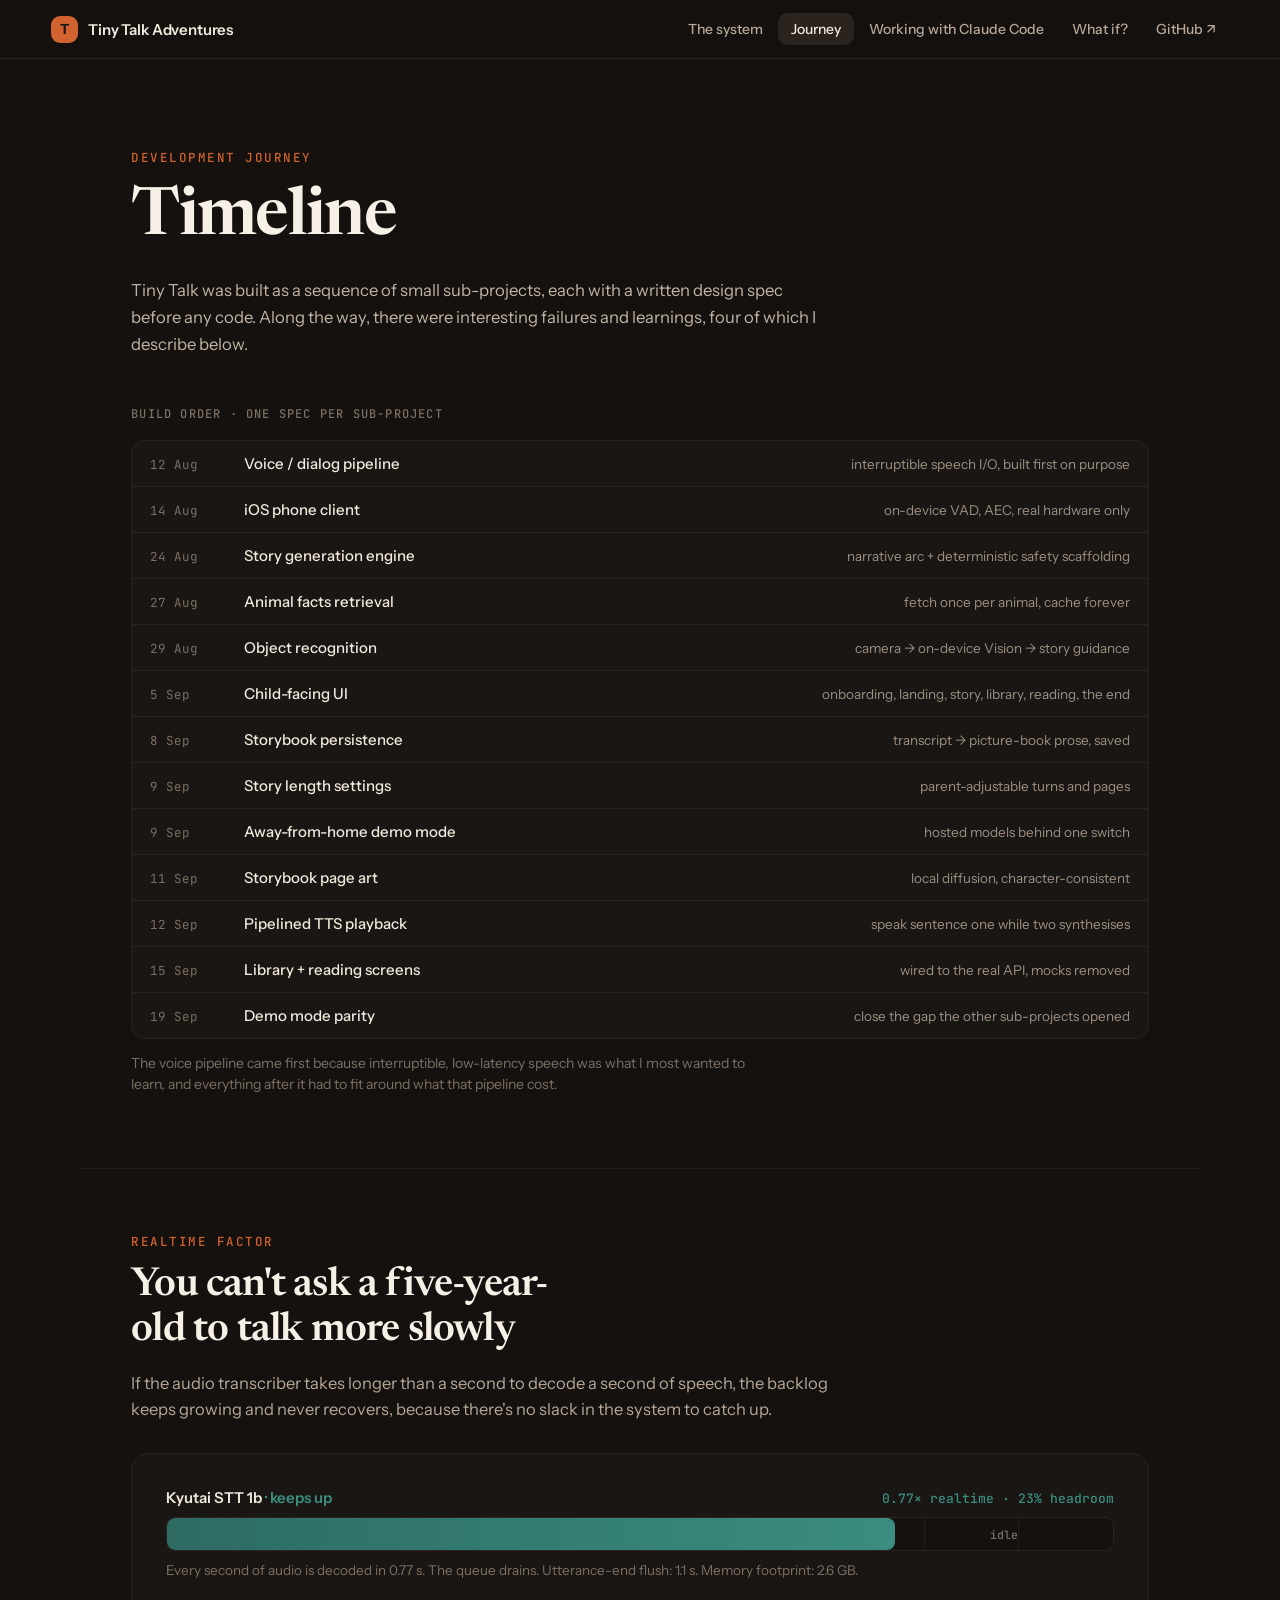
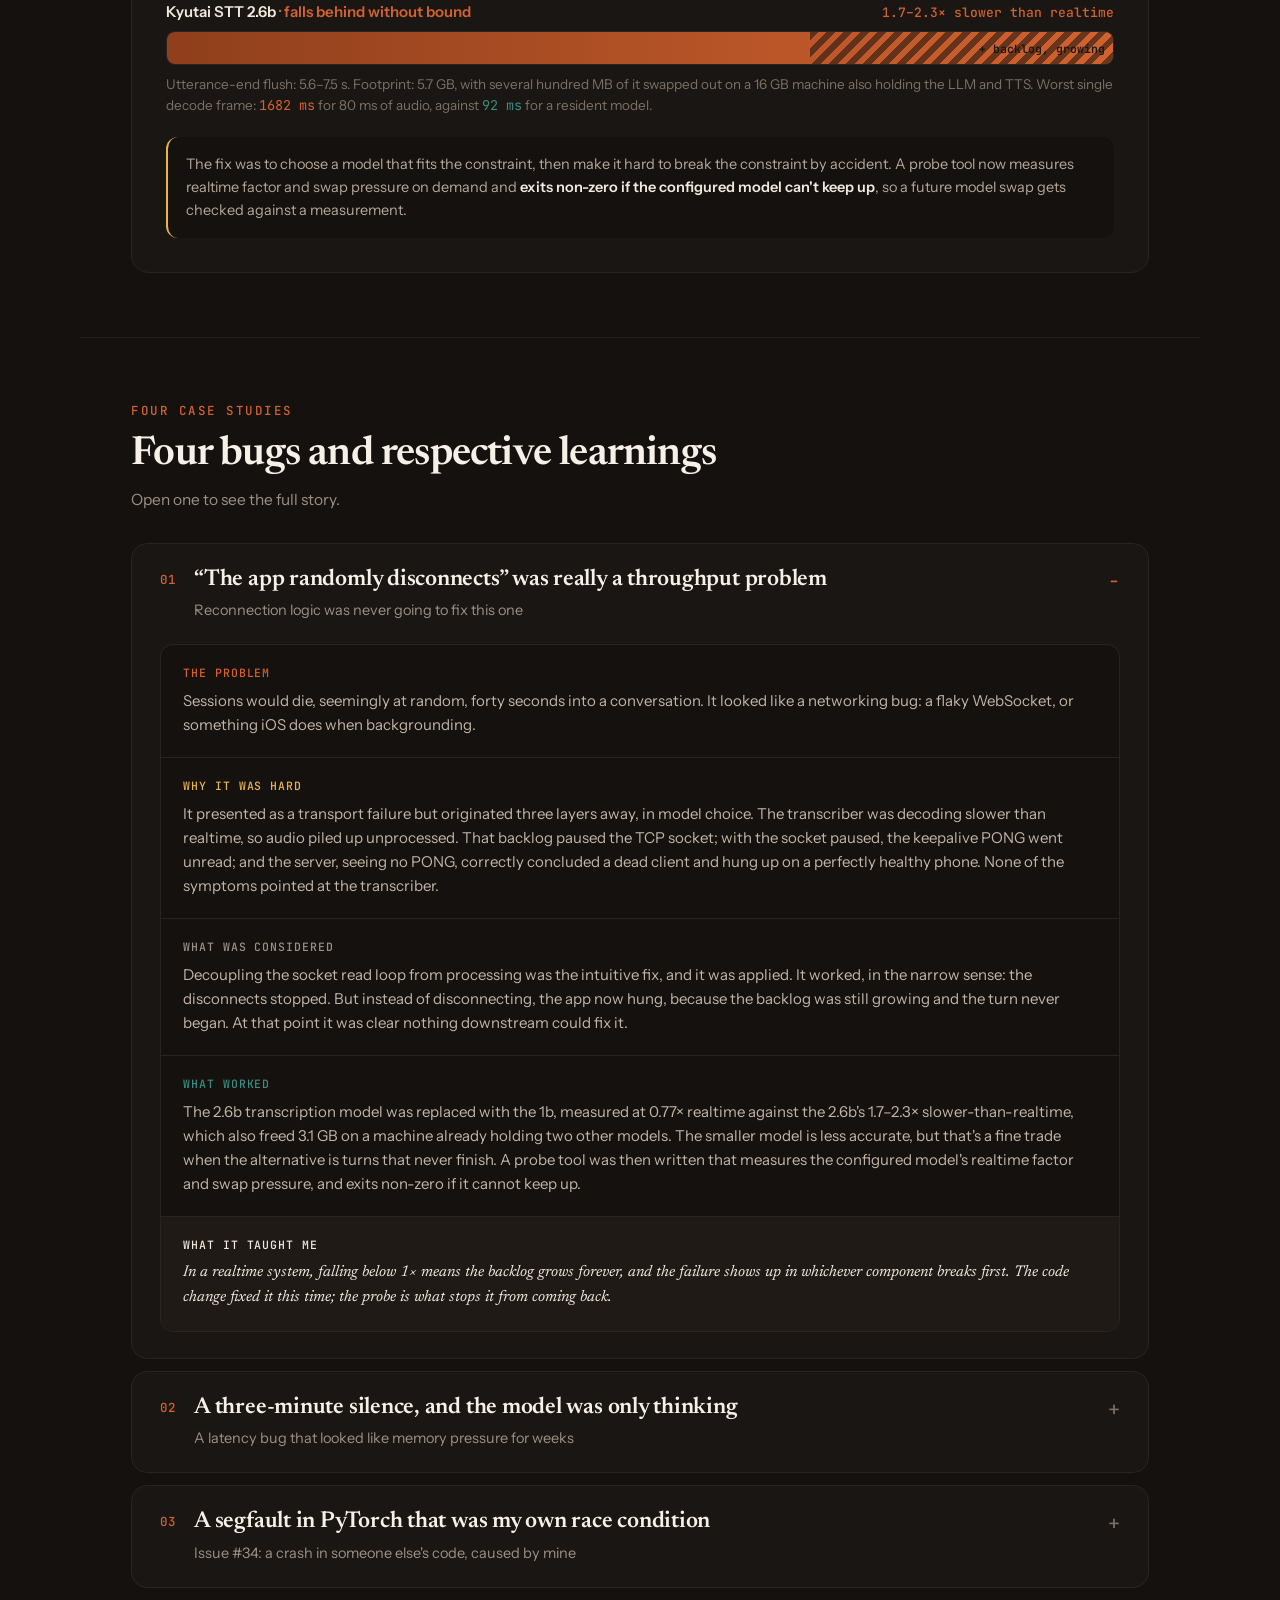
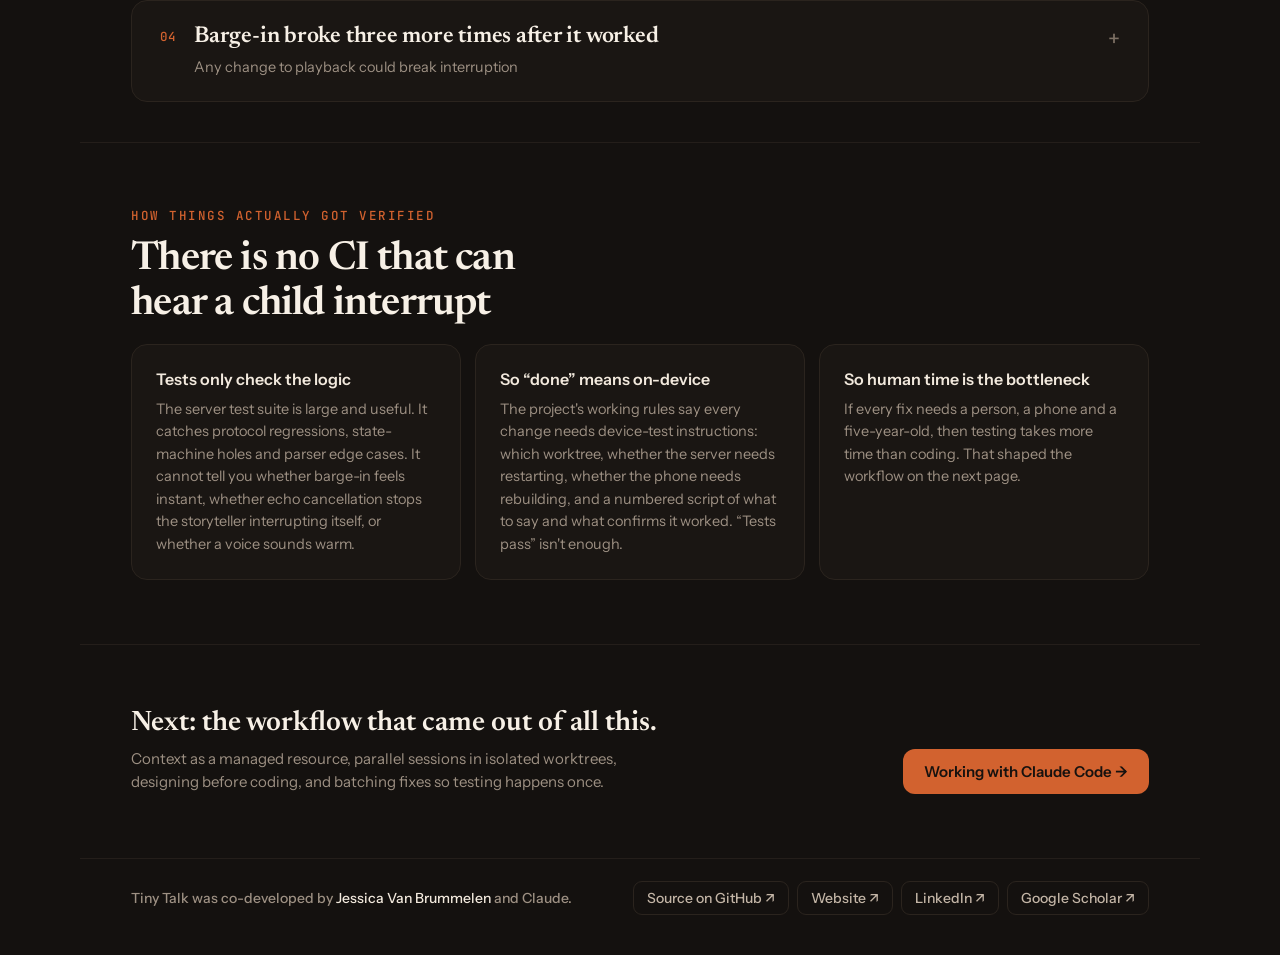
<file: site/journey.html>
<!DOCTYPE html>
<html lang="en">
<head>
<meta charset="utf-8">
<meta name="viewport" content="width=device-width, initial-scale=1">
<title>Development journey | Tiny Talk Adventures</title>
<meta name="description" content="How Tiny Talk Adventures was built: one spec per sub-project, the realtime constraint everything hangs on, and four real problems told the way they happened.">
<link rel="preconnect" href="https://fonts.googleapis.com">
<link rel="preconnect" href="https://fonts.gstatic.com" crossorigin>
<link href="https://fonts.googleapis.com/css2?family=Newsreader:ital,opsz,wght@0,6..72,400;0,6..72,500;0,6..72,600;1,6..72,400&family=Instrument+Sans:wght@400;500;600;700&family=JetBrains+Mono:wght@400;500;700&display=swap" rel="stylesheet">
<link rel="stylesheet" href="site.css">
<style>
h1{font-size:clamp(36px,5.4vw,66px);margin-bottom:24px;max-width:24ch}
.lede{line-height:1.62;max-width:64ch}
.lede + .lede{margin-top:16px}
section.wrap > .kicker{margin-bottom:14px}
h2{max-width:30ch}
.intro{line-height:1.62;margin-bottom:30px}

/* build order */
.timeline-wrap{padding-bottom:clamp(40px,6vw,72px)}
.small-kicker{font:500 12px var(--mono);color:var(--ink-5);letter-spacing:.1em;margin-bottom:18px}
.timeline{list-style:none;margin:0;padding:0;display:grid;gap:1px;background:var(--line);border:1px solid var(--line);border-radius:14px;overflow:hidden}
.timeline li{background:var(--panel);padding:13px 18px;display:flex;align-items:baseline;gap:16px;flex-wrap:wrap}
.timeline time{font:400 12.5px var(--mono);color:var(--ink-5);min-width:78px}
.timeline b{font:500 15px var(--sans);color:var(--ink);flex:1;min-width:180px}
.timeline span{font:400 13.5px var(--sans);color:var(--ink-4)}
.aside{font:400 14px/1.55 var(--sans);color:var(--ink-5);margin:14px 0 0;max-width:70ch}

/* realtime bars */
.bars{display:grid;gap:22px;padding:clamp(22px,3vw,34px)}
.bar-head{display:flex;justify-content:space-between;align-items:baseline;gap:12px;margin-bottom:10px;flex-wrap:wrap}
.bar-name{font:600 15px var(--sans);color:var(--ink)}
.bar-stat{font:500 13px var(--mono)}
.ok{color:var(--teal)} .bad{color:var(--accent)}
.bar{height:34px;border-radius:9px;background:var(--bg);position:relative;overflow:hidden;border:1px solid var(--line)}
.bar > div{position:absolute;top:0;bottom:0}
.bar .ticks{inset:0;background:repeating-linear-gradient(90deg,var(--box) 0 1px,transparent 1px 10%)}
.bar .fill-ok{left:0;width:77%;background:linear-gradient(90deg,#2d6b62,var(--teal));border-radius:8px}
.bar .idle{left:77%;right:0;display:grid;place-items:center;font:500 11.5px var(--mono);color:var(--ink-5)}
.bar .fill-bad{left:0;right:0;background:linear-gradient(90deg,#8f3f1c,var(--accent))}
.bar .backlog{right:0;width:32%;background:repeating-linear-gradient(135deg,rgba(20,17,15,.55) 0 6px,transparent 6px 12px)}
.bar .backlog-label{right:8px;display:grid;place-items:center;font:600 11.5px var(--mono);color:#1b1714}
.bar-note{font:400 13.5px/1.5 var(--sans);color:var(--ink-5);margin:9px 0 0}
.bar-note .n{font-family:var(--mono)}
.callout{padding:16px 18px;background:var(--bg);border-radius:12px;border-left:2px solid var(--gold)}
.callout p{font:400 14.5px/1.58 var(--sans);color:var(--ink-3);margin:0}
.callout strong{color:var(--ink);font-weight:600}

/* case studies */
.cases{display:grid;gap:12px}
.case{background:var(--panel);border:1px solid var(--line);border-radius:16px;overflow:hidden}
.case summary{list-style:none;padding:22px clamp(18px,2.5vw,28px);cursor:pointer;display:flex;gap:18px;align-items:flex-start}
.case summary::-webkit-details-marker{display:none}
.case summary:hover{background:var(--hover)}
.case-num{font:500 12.5px var(--mono);color:var(--accent);padding-top:5px;flex-shrink:0}
.case-head{flex:1;min-width:0}
.case-title{display:block;font:600 clamp(18px,2vw,23px)/1.25 var(--serif);color:var(--ink-hi);margin-bottom:6px;letter-spacing:-.01em}
.case-sub{display:block;font:400 14.5px/1.5 var(--sans);color:var(--ink-4)}
.case-mark{font:400 20px var(--mono);color:var(--ink-5);flex-shrink:0;padding-top:2px}
.case-mark::before{content:"+"}
.case[open] .case-mark{color:var(--accent)}
.case[open] .case-mark::before{content:"−"}
.case-body{display:grid;gap:1px;background:var(--line);margin:0 clamp(18px,2.5vw,28px) 26px;border:1px solid var(--line);border-radius:13px;overflow:hidden}
.case-body > div{background:var(--bg);padding:20px 22px}
.case-body h4{font:500 11.5px var(--mono);letter-spacing:.08em;margin:0 0 9px}
.case-body p{font:400 15px/1.6 var(--sans);color:var(--ink-2);margin:0}
.case-body .learned{background:var(--hover)}
.case-body .learned p{font:italic 400 15.5px/1.6 var(--serif);color:var(--ink)}

.verify{--min:270px}
.verify .tile{padding:24px}
.verify h3{margin-bottom:9px}
footer.wrap{align-items:flex-end}
</style>
</head>
<body>
<div class="page">

<nav>
  <a class="brand" href="index.html">
    <span class="brand-mark">T</span>
    <span class="brand-name">Tiny Talk Adventures</span>
  </a>
  <div class="nav-links">
    <a href="index.html">The system</a>
    <a href="journey.html" aria-current="page">Journey</a>
    <a href="claude-code.html">Working with Claude Code</a>
    <a href="what-if.html">What if?</a>
    <a href="https://github.com/jessvb/tiny-talk-adventures" target="_blank" rel="noopener">GitHub ↗</a>
  </div>
</nav>

<header class="wrap">
  <div class="kicker">DEVELOPMENT JOURNEY</div>
  <h1>Timeline</h1>
  <p class="lede">Tiny Talk was built as a sequence of small sub-projects, each with a written design spec before any code. Along the way, there were interesting failures and learnings, four of which I describe below.</p>
</header>

<div class="wrap timeline-wrap">
  <div class="small-kicker">BUILD ORDER · ONE SPEC PER SUB-PROJECT</div>
  <ol class="timeline">
    <li><time>12 Aug</time><b>Voice / dialog pipeline</b><span>interruptible speech I/O, built first on purpose</span></li>
    <li><time>14 Aug</time><b>iOS phone client</b><span>on-device VAD, AEC, real hardware only</span></li>
    <li><time>24 Aug</time><b>Story generation engine</b><span>narrative arc + deterministic safety scaffolding</span></li>
    <li><time>27 Aug</time><b>Animal facts retrieval</b><span>fetch once per animal, cache forever</span></li>
    <li><time>29 Aug</time><b>Object recognition</b><span>camera → on-device Vision → story guidance</span></li>
    <li><time>5 Sep</time><b>Child-facing UI</b><span>onboarding, landing, story, library, reading, the end</span></li>
    <li><time>8 Sep</time><b>Storybook persistence</b><span>transcript → picture-book prose, saved</span></li>
    <li><time>9 Sep</time><b>Story length settings</b><span>parent-adjustable turns and pages</span></li>
    <li><time>9 Sep</time><b>Away-from-home demo mode</b><span>hosted models behind one switch</span></li>
    <li><time>11 Sep</time><b>Storybook page art</b><span>local diffusion, character-consistent</span></li>
    <li><time>12 Sep</time><b>Pipelined TTS playback</b><span>speak sentence one while two synthesises</span></li>
    <li><time>15 Sep</time><b>Library + reading screens</b><span>wired to the real API, mocks removed</span></li>
    <li><time>19 Sep</time><b>Demo mode parity</b><span>close the gap the other sub-projects opened</span></li>
  </ol>
  <p class="aside">The voice pipeline came first because interruptible, low-latency speech was what I most wanted to learn, and everything after it had to fit around what that pipeline cost.</p>
</div>

<section class="wrap">
  <div class="kicker">REALTIME FACTOR</div>
  <h2 style="margin-bottom:16px">You can't ask a five-year-old to talk more slowly</h2>
  <p class="intro">If the audio transcriber takes longer than a second to decode a second of speech, the backlog keeps growing and never recovers, because there's no slack in the system to catch up.</p>

  <div class="card bars">
    <div>
      <div class="bar-head">
        <span class="bar-name">Kyutai STT 1b <span class="ok">· keeps up</span></span>
        <span class="bar-stat ok">0.77× realtime · 23% headroom</span>
      </div>
      <div class="bar" role="img" aria-label="1b model: busy 77% of each second, idle the rest">
        <div class="ticks"></div><div class="fill-ok"></div><div class="idle">idle</div>
      </div>
      <p class="bar-note">Every second of audio is decoded in 0.77 s. The queue drains. Utterance-end flush: 1.1 s. Memory footprint: 2.6 GB.</p>
    </div>
    <div>
      <div class="bar-head">
        <span class="bar-name">Kyutai STT 2.6b <span class="bad">· falls behind without bound</span></span>
        <span class="bar-stat bad">1.7–2.3× slower than realtime</span>
      </div>
      <div class="bar" role="img" aria-label="2.6b model: busy the whole second with a growing backlog">
        <div class="ticks"></div><div class="fill-bad"></div><div class="backlog"></div><div class="backlog-label">+ backlog, growing</div>
      </div>
      <p class="bar-note">Utterance-end flush: 5.6–7.5 s. Footprint: 5.7 GB, with several hundred MB of it swapped out on a 16 GB machine also holding the LLM and TTS. Worst single decode frame: <span class="n bad">1682 ms</span> for 80 ms of audio, against <span class="n ok">92 ms</span> for a resident model.</p>
    </div>
    <div class="callout">
      <p>The fix was to choose a model that fits the constraint, then make it hard to break the constraint by accident. A probe tool now measures realtime factor and swap pressure on demand and <strong>exits non-zero if the configured model can't keep up</strong>, so a future model swap gets checked against a measurement.</p>
    </div>
  </div>
</section>

<section class="wrap" style="padding-bottom:clamp(24px,4vw,40px)">
  <div class="kicker">FOUR CASE STUDIES</div>
  <h2 style="margin-bottom:10px">Four bugs and respective learnings</h2>
  <p class="intro" style="font-size:15.5px;color:var(--ink-4);max-width:64ch">Open one to see the full story.</p>

  <div class="cases">
    <details class="case" name="case" open>
      <summary>
        <span class="case-num">01</span>
        <span class="case-head"><span class="case-title">“The app randomly disconnects” was really a throughput problem</span><span class="case-sub">Reconnection logic was never going to fix this one</span></span>
        <span class="case-mark" aria-hidden="true"></span>
      </summary>
      <div class="case-body">
        <div><h4 style="color:var(--accent)">THE PROBLEM</h4><p>Sessions would die, seemingly at random, forty seconds into a conversation. It looked like a networking bug: a flaky WebSocket, or something iOS does when backgrounding.</p></div>
        <div><h4 style="color:var(--gold)">WHY IT WAS HARD</h4><p>It presented as a transport failure but originated three layers away, in model choice. The transcriber was decoding slower than realtime, so audio piled up unprocessed. That backlog paused the TCP socket; with the socket paused, the keepalive PONG went unread; and the server, seeing no PONG, correctly concluded a dead client and hung up on a perfectly healthy phone. None of the symptoms pointed at the transcriber.</p></div>
        <div><h4 style="color:var(--ink-4)">WHAT WAS CONSIDERED</h4><p>Decoupling the socket read loop from processing was the intuitive fix, and it was applied. It worked, in the narrow sense: the disconnects stopped. But instead of disconnecting, the app now hung, because the backlog was still growing and the turn never began. At that point it was clear nothing downstream could fix it.</p></div>
        <div><h4 style="color:var(--teal)">WHAT WORKED</h4><p>The 2.6b transcription model was replaced with the 1b, measured at 0.77× realtime against the 2.6b's 1.7–2.3× slower-than-realtime, which also freed 3.1 GB on a machine already holding two other models. The smaller model is less accurate, but that's a fine trade when the alternative is turns that never finish. A probe tool was then written that measures the configured model's realtime factor and swap pressure, and exits non-zero if it cannot keep up.</p></div>
        <div class="learned"><h4 style="color:var(--ink)">WHAT IT TAUGHT ME</h4><p>In a realtime system, falling below 1× means the backlog grows forever, and the failure shows up in whichever component breaks first. The code change fixed it this time; the probe is what stops it from coming back.</p></div>
      </div>
    </details>

    <details class="case" name="case">
      <summary>
        <span class="case-num">02</span>
        <span class="case-head"><span class="case-title">A three-minute silence, and the model was only thinking</span><span class="case-sub">A latency bug that looked like memory pressure for weeks</span></span>
        <span class="case-mark" aria-hidden="true"></span>
      </summary>
      <div class="case-body">
        <div><h4 style="color:var(--accent)">THE PROBLEM</h4><p>Replies would occasionally take minutes, or come back empty. With three models sharing 16 GB, memory pressure was the natural suspect, and swap statistics supported it.</p></div>
        <div><h4 style="color:var(--gold)">WHY IT WAS HARD</h4><p>Two plausible causes were entangled. Swapping was genuinely happening and genuinely harmful, so every measurement seemed to confirm the memory theory. Meanwhile the app's own logs showed nothing between request and reply.</p></div>
        <div><h4 style="color:var(--ink-4)">WHAT WAS CONSIDERED</h4><p>The first response was to reduce the model: a 4B instead of the 9B. That helped a little, which was misleading because it looked like confirmation. What finally worked was running the model directly from the command line with one short prompt, outside the app.</p></div>
        <div><h4 style="color:var(--teal)">WHAT WORKED</h4><p>That run produced over a hundred lines of internal chain-of-thought and took about three minutes and nineteen seconds before emitting a single word of reply. The model defaults to a "thinking mode" this app doesn't need, since each reply is one to three spoken sentences. Thinking can be turned off per request, so I switched back to the 9B and kept its better replies. Keep-alive was separately stretched to thirty minutes, because under memory pressure the runtime evicts the model and the next request pays a multi-gigabyte reload.</p></div>
        <div class="learned"><h4 style="color:var(--ink)">WHAT IT TAUGHT ME</h4><p>When two candidate causes both look right, stop instrumenting the system and go measure the dependency on its own. Also, making a symptom smaller doesn't mean you're getting closer to the cause. Shrinking the model only looked like progress.</p></div>
      </div>
    </details>

    <details class="case" name="case">
      <summary>
        <span class="case-num">03</span>
        <span class="case-head"><span class="case-title">A segfault in PyTorch that was my own race condition</span><span class="case-sub">Issue #34: a crash in someone else's code, caused by mine</span></span>
        <span class="case-mark" aria-hidden="true"></span>
      </summary>
      <div class="case-body">
        <div><h4 style="color:var(--accent)">THE PROBLEM</h4><p>The server would hard-crash with a SIGSEGV inside an LSTM kernel on Apple's Metal backend, deep in a third-party library, with no Python traceback worth reading.</p></div>
        <div><h4 style="color:var(--gold)">WHY IT WAS HARD</h4><p>Every signal pointed outward. A native crash inside someone else's tensor kernel makes you want to blame the kernel, the backend or the OS. There was also an easy workaround, since moving speech synthesis to CPU avoids that kind of crash entirely. But taking it would have hidden a real bug in this codebase.</p></div>
        <div><h4 style="color:var(--ink-4)">WHAT WAS CONSIDERED</h4><p>Falling back to CPU was measured and kept in reserve: it costs roughly 0.3 s of extra latency to first audio, with synthesis still running about 4.5× faster than realtime. I didn't want to use it until I understood the crash.</p></div>
        <div><h4 style="color:var(--teal)">WHAT WORKED</h4><p>The real cause was in this project's own synthesis module: when a synthesis was cancelled (which happens every time a child barges in), the Metal cache was being released from a second, unlocked thread while the cancelled synthesis was still running on the worker. So the race only fired during interruptions, which is the main thing the app does. The fix was to do the release under the lock. CPU is still available as a configured fallback, but it isn't the fix.</p></div>
        <div class="learned"><h4 style="color:var(--ink)">WHAT IT TAUGHT ME</h4><p>A crash inside a dependency tells you where memory was touched, but it doesn't tell you whose bug it is. And a workaround that works can cause a concurrency bug in your own code without ever finding it.</p></div>
      </div>
    </details>

    <details class="case" name="case">
      <summary>
        <span class="case-num">04</span>
        <span class="case-head"><span class="case-title">Barge-in broke three more times after it worked</span><span class="case-sub">Any change to playback could break interruption</span></span>
        <span class="case-mark" aria-hidden="true"></span>
      </summary>
      <div class="case-body">
        <div><h4 style="color:var(--accent)">THE PROBLEM</h4><p>Allowing kids to interrupt the storyteller mid-sentence was a key goal for the project, so we verified it working on real hardware early. Then it broke repeatedly, each time because of a change that didn't seem to have anything to do with it.</p></div>
        <div><h4 style="color:var(--gold)">WHY IT WAS HARD</h4><p>Barge-in depends on the whole loop, so a change almost anywhere can break it. Pipelined playback (speaking sentence one while sentence two is still synthesising) was a clear latency win, but it let the session look idle between buffers, so an interrupt arriving in that window found nothing to cancel. A hang-guard timer measured its deadline from when an audio buffer was scheduled rather than when its turn to play actually began, so it could declare the storyteller finished while she was still talking. And interrupting the story's final reply could strand the child with no reply and no ending screen at all.</p></div>
        <div><h4 style="color:var(--ink-4)">WHAT WAS CONSIDERED</h4><p>Each of these could have been patched on its own with a longer timer, a guard flag or a special case for the last turn. But all three came from the same mix-up between what the system had scheduled and what the child had actually heard.</p></div>
        <div><h4 style="color:var(--teal)">WHAT WORKED</h4><p>The fixes all track what's been heard. Playback state now reflects audible progress rather than scheduling progress; the hang guard starts from the moment a buffer's turn to play begins; and the end-of-story path handles interruption as a normal case rather than an exception. A latched flag means a story concluded during an interrupted turn saves on the next completed turn instead of being lost or duplicated. All confirmed by hand on a real phone, along with one more bug found during that same testing session, where the ending screen failed to re-arm for a second story.</p></div>
        <div class="learned"><h4 style="color:var(--ink)">WHAT IT TAUGHT ME</h4><p>If something has to stay true across the whole app, give it a name, or nobody will remember to continually check it. Here, that was the gap between what the system scheduled and what the child heard. Every timer should be measured against what the child heard, not what the system thought it had played.</p></div>
      </div>
    </details>
  </div>
</section>

<section class="wrap">
  <div class="kicker">HOW THINGS ACTUALLY GOT VERIFIED</div>
  <h2 style="margin-bottom:16px">There is no CI that can hear a child interrupt</h2>
  <div class="grid verify">
    <div class="tile"><h3>Tests only check the logic</h3><p>The server test suite is large and useful. It catches protocol regressions, state-machine holes and parser edge cases. It cannot tell you whether barge-in feels instant, whether echo cancellation stops the storyteller interrupting itself, or whether a voice sounds warm.</p></div>
    <div class="tile"><h3>So “done” means on-device</h3><p>The project's working rules say every change needs device-test instructions: which worktree, whether the server needs restarting, whether the phone needs rebuilding, and a numbered script of what to say and what confirms it worked. “Tests pass” isn't enough.</p></div>
    <div class="tile"><h3>So human time is the bottleneck</h3><p>If every fix needs a person, a phone and a five-year-old, then testing takes more time than coding. That shaped the workflow on the next page.</p></div>
  </div>
</section>

<footer class="wrap">
  <div>
    <div class="footer-line">Next: the workflow that came out of all this.</div>
    <p class="footer-sub">Context as a managed resource, parallel sessions in isolated worktrees, designing before coding, and batching fixes so testing happens once.</p>
  </div>
  <a class="cta" href="claude-code.html">Working with Claude Code →</a>
</footer>

<div class="wrap credits">
  <div class="credits-by">Tiny Talk was co-developed by <a href="https://jessvb.github.io/" target="_blank" rel="noopener">Jessica Van Brummelen</a> and Claude.</div>
  <div class="credits-links">
    <a href="https://github.com/jessvb/tiny-talk-adventures" target="_blank" rel="noopener">Source on GitHub ↗</a>
    <a href="https://jessvb.github.io/" target="_blank" rel="noopener">Website ↗</a>
    <a href="https://www.linkedin.com/in/jessicavanbrummelen/" target="_blank" rel="noopener">LinkedIn ↗</a>
    <a href="https://scholar.google.com/citations?user=6d4tBYwAAAAJ&amp;hl=en" target="_blank" rel="noopener">Google Scholar ↗</a>
  </div>
</div>

</div>
</body>
</html>
</file>
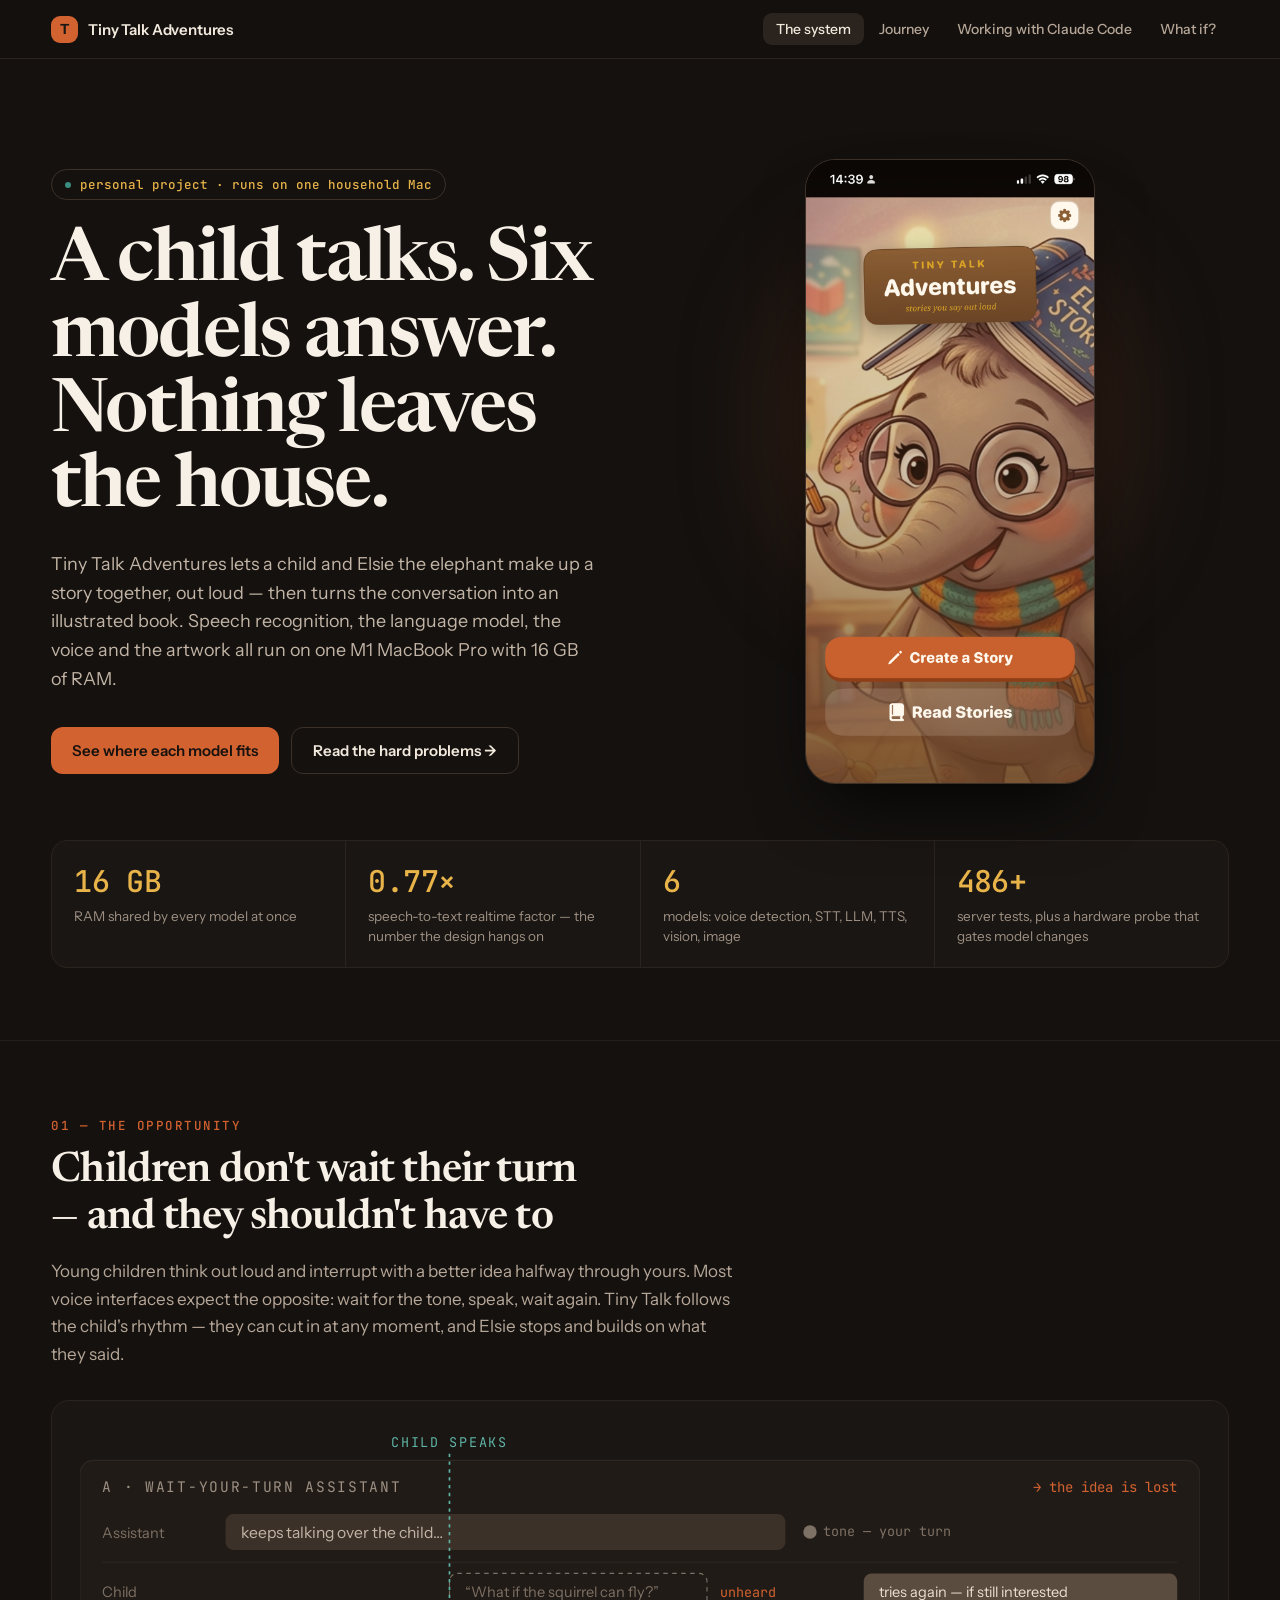
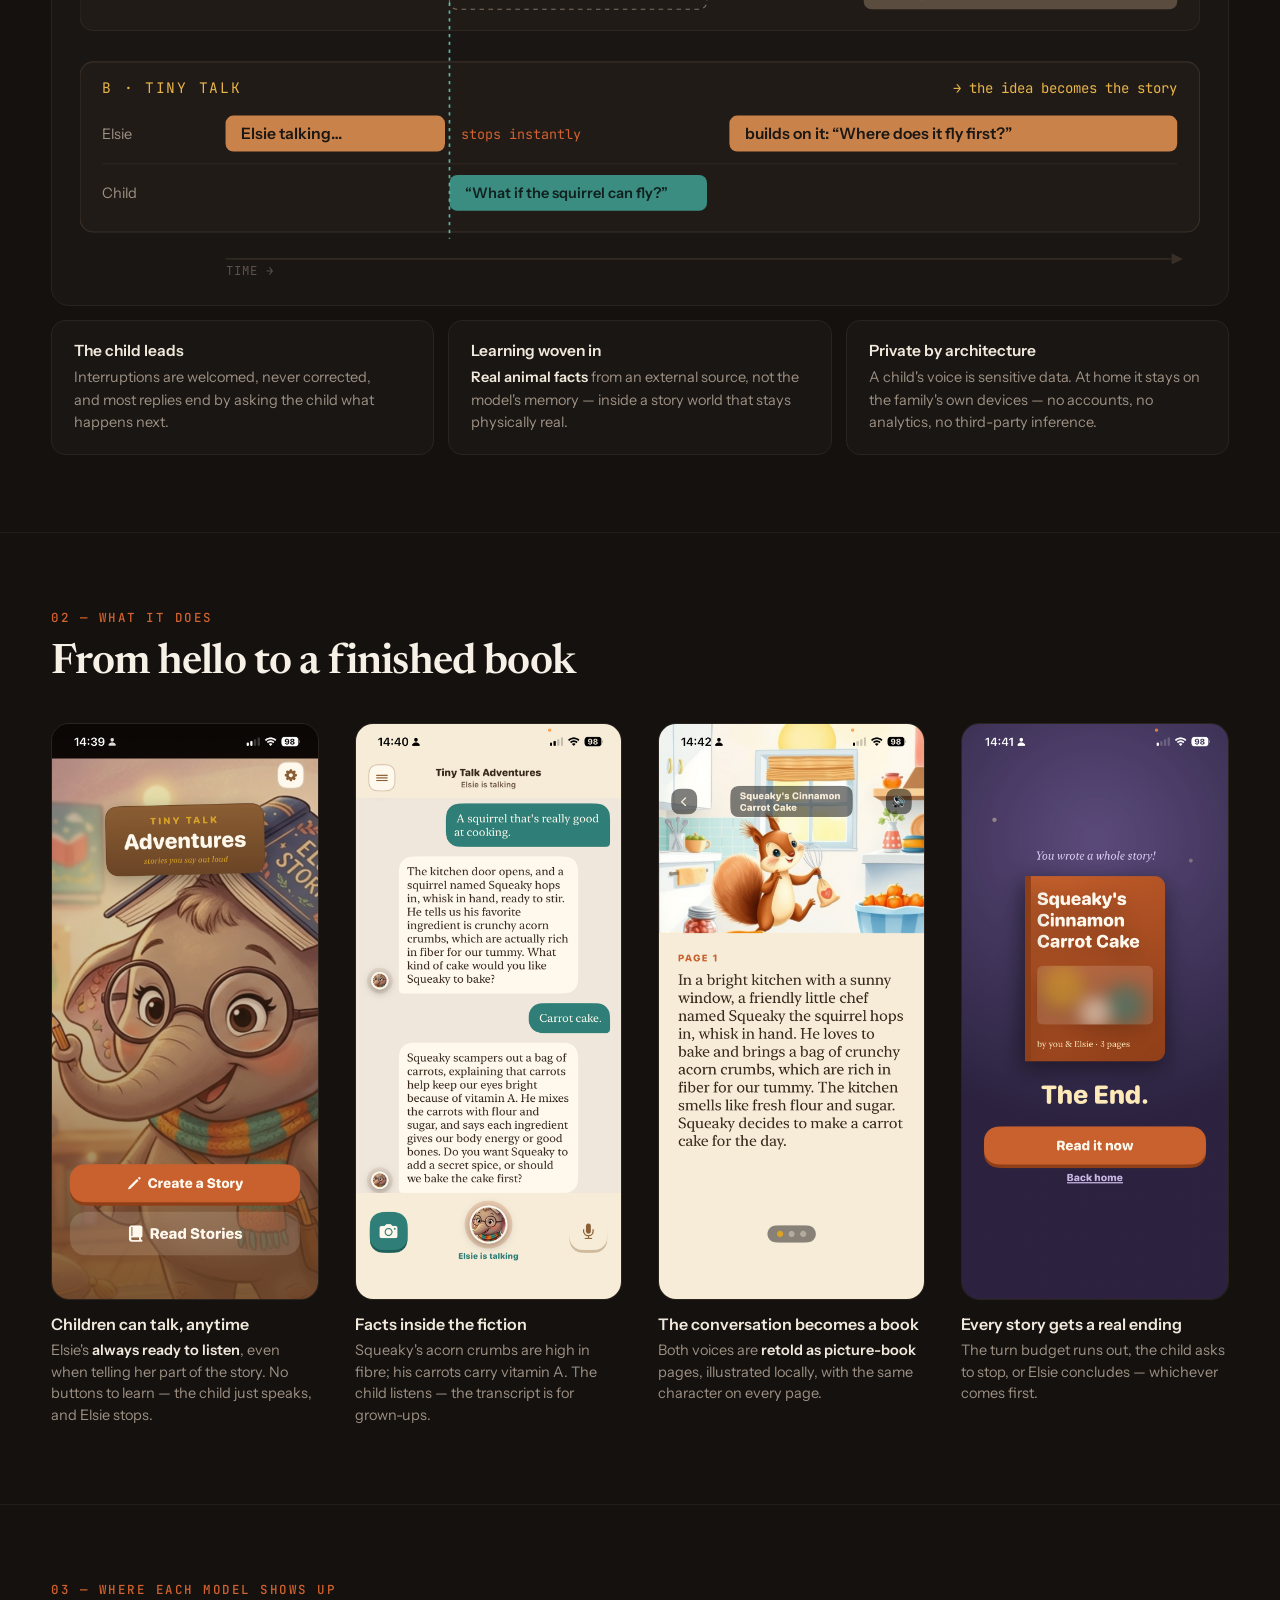
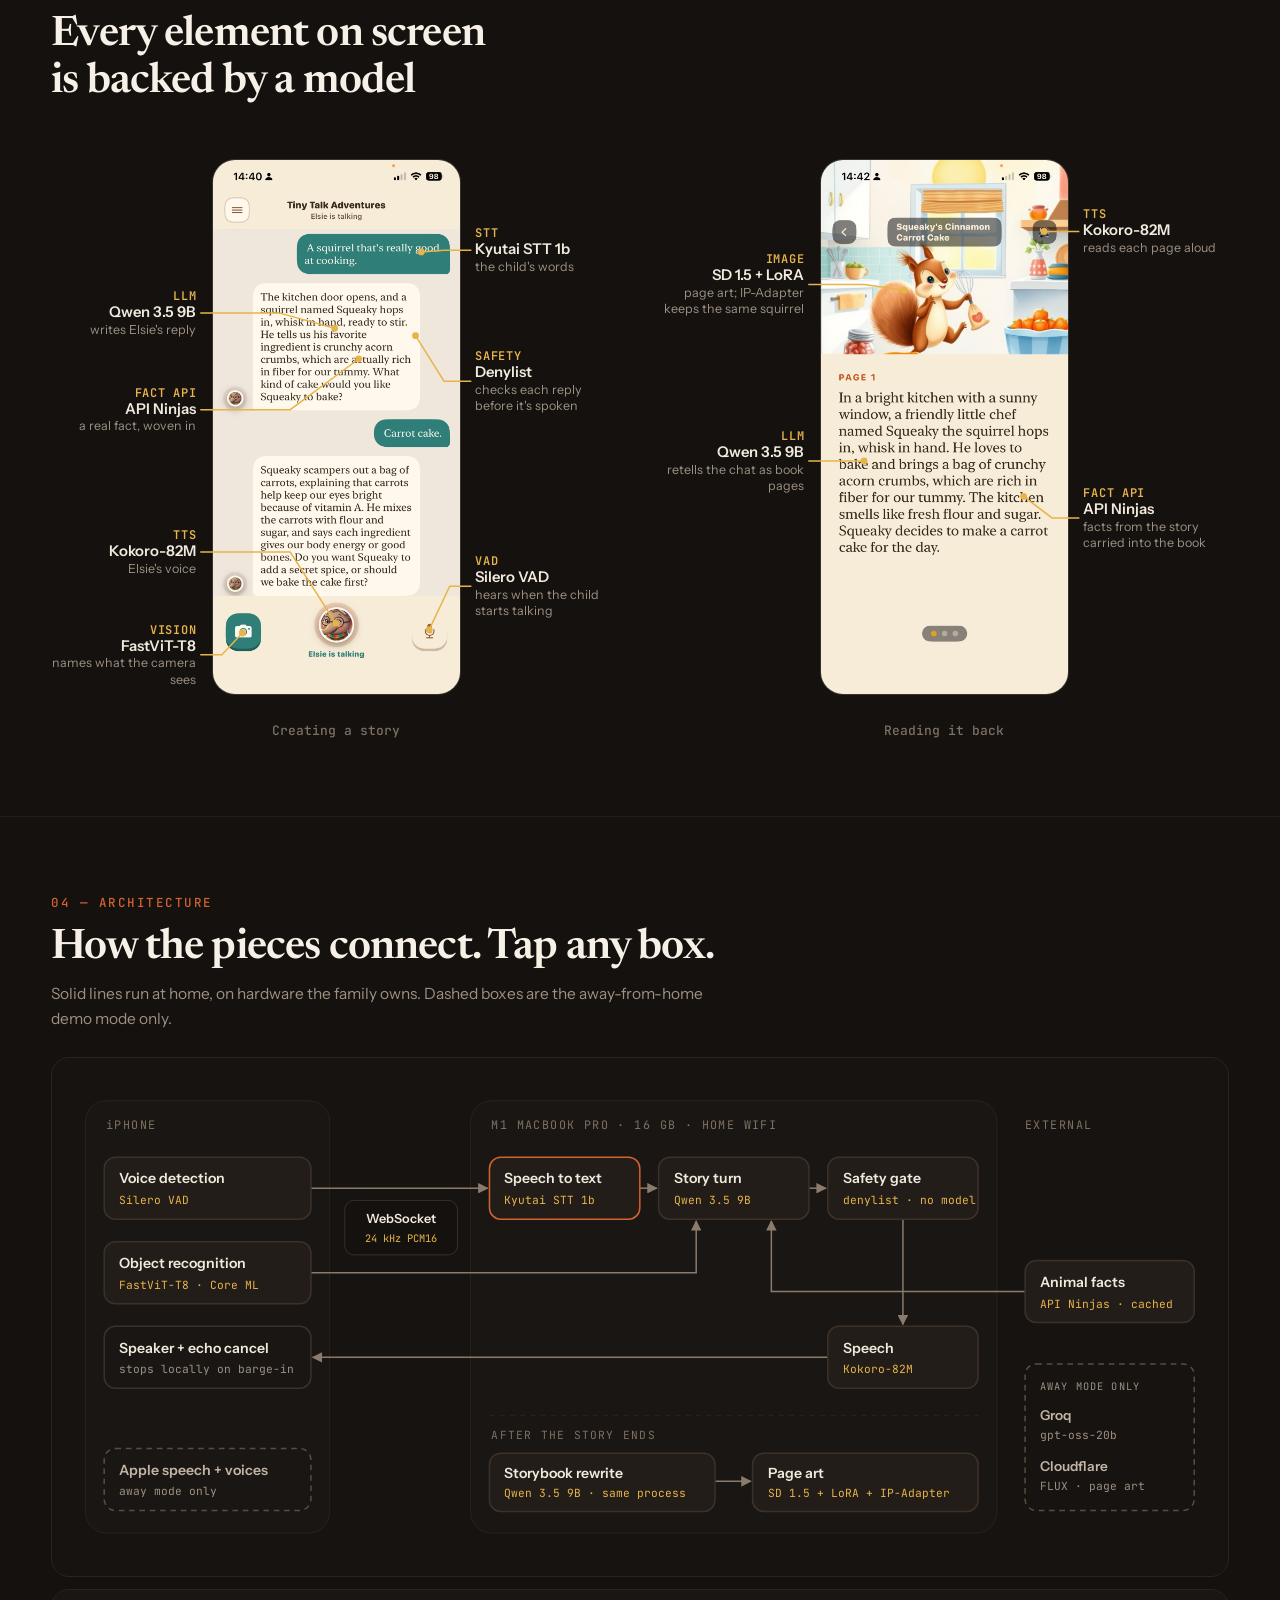
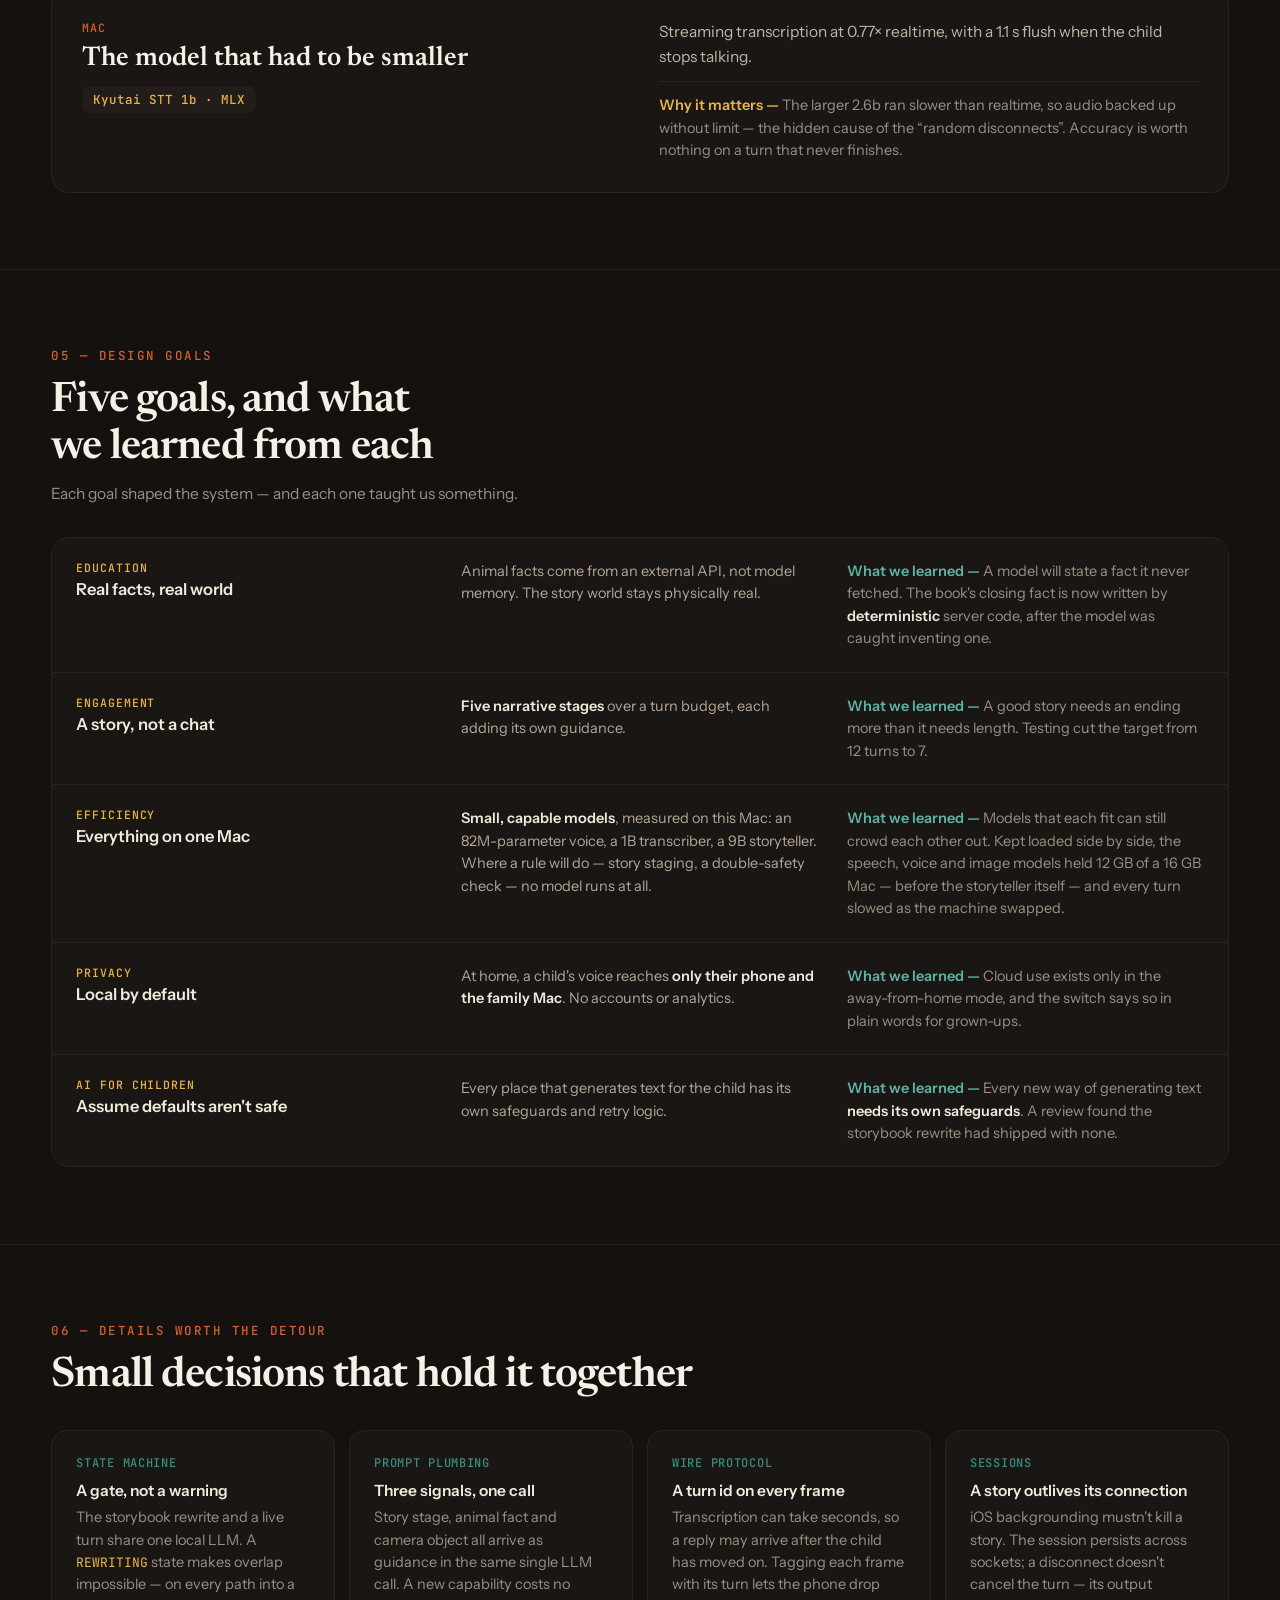
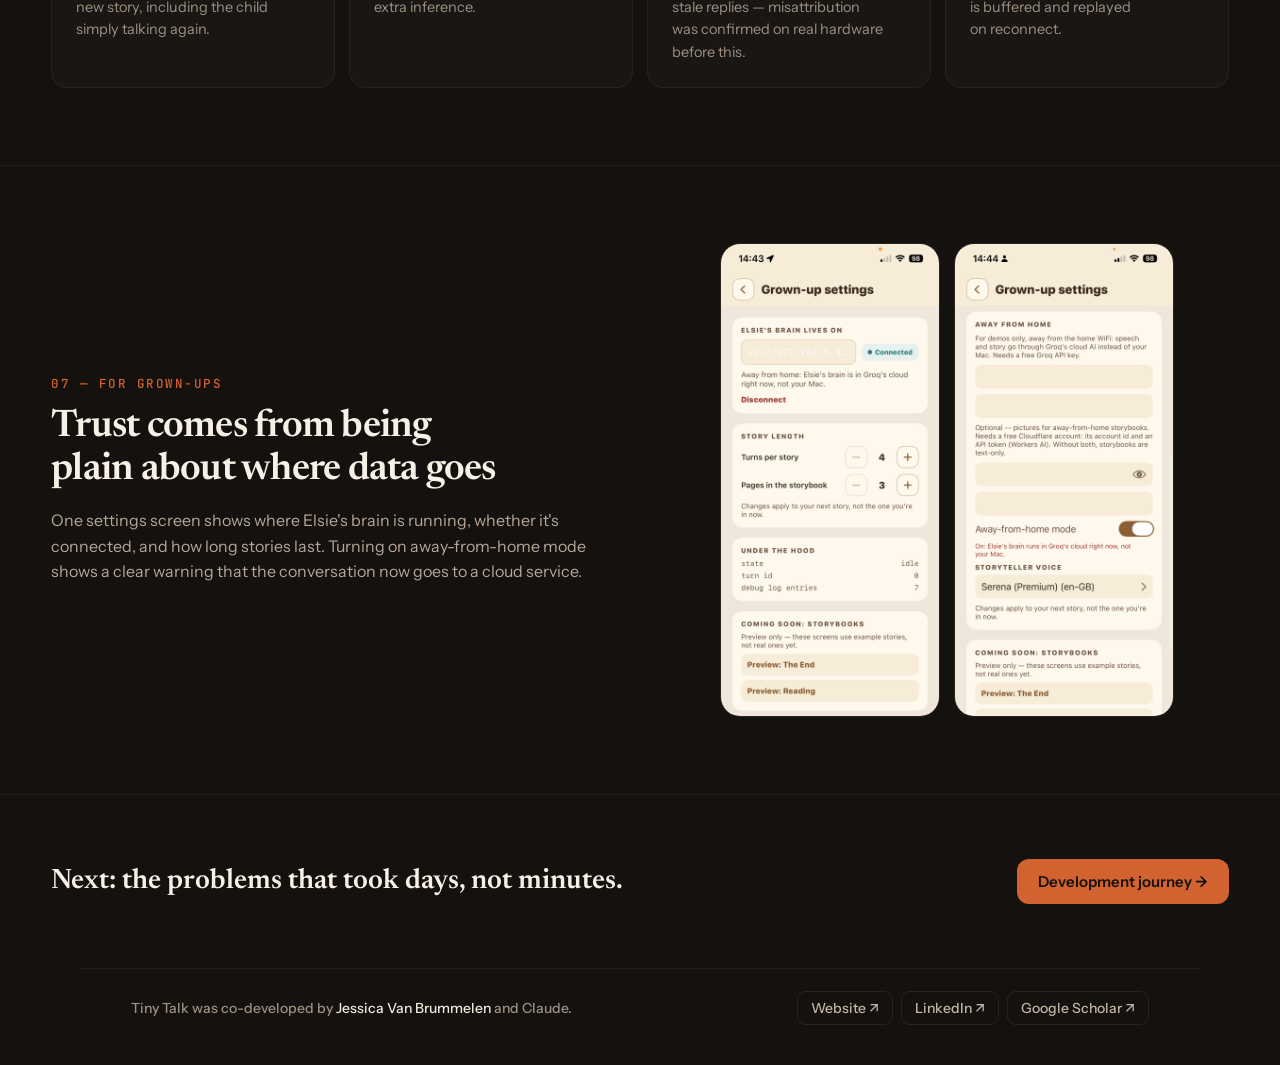
<file: site/tiny-talk.html>
<!DOCTYPE html>
<html lang="en">
<head>
<meta charset="utf-8">
<meta name="viewport" content="width=device-width, initial-scale=1">
<title>Tiny Talk Adventures — voice-first storytelling that runs entirely at home</title>
<meta name="description" content="A child and Elsie the elephant make up a story out loud, then it becomes an illustrated book. Every model runs on one home Mac.">
<link rel="preconnect" href="https://fonts.googleapis.com">
<link rel="preconnect" href="https://fonts.gstatic.com" crossorigin>
<link href="https://fonts.googleapis.com/css2?family=Newsreader:ital,opsz,wght@0,6..72,400;0,6..72,500;0,6..72,600;1,6..72,400&family=Instrument+Sans:wght@400;500;600;700&family=JetBrains+Mono:wght@400;500;700&display=swap" rel="stylesheet">
<link rel="stylesheet" href="site.css">
<style>
section.wrap{padding-top:clamp(40px,6vw,80px);padding-bottom:clamp(40px,6vw,80px)}
h2{font-size:clamp(28px,3.4vw,42px);margin-bottom:16px;max-width:26ch}
.sub{font:400 15.5px/1.6 var(--sans);color:var(--ink-4);margin:-6px 0 26px;max-width:66ch}

/* hero */
.hero{padding-top:clamp(48px,8vw,100px)!important;padding-bottom:clamp(32px,5vw,56px)!important;display:grid;grid-template-columns:repeat(auto-fit,minmax(300px,1fr));gap:clamp(32px,5vw,72px);align-items:center}
.hero > div{min-width:0}
.pill{display:inline-flex;align-items:center;gap:9px;padding:6px 13px;border:1px solid var(--line-strong);border-radius:999px;font:500 12.5px var(--mono);color:var(--gold);margin-bottom:26px}
.pill::before{content:"";width:6px;height:6px;border-radius:50%;background:var(--teal)}
.hero h1{font-size:clamp(40px,6.2vw,74px);line-height:1.02;max-width:none}
.hero .lede{font-size:clamp(17px,1.4vw,20px);max-width:54ch;margin-bottom:34px}
.ctas{display:flex;gap:12px;flex-wrap:wrap}
.hero-shot{display:flex;justify-content:center;position:relative}
.hero-shot::before{content:"";position:absolute;inset:8% 14%;background:radial-gradient(circle at 50% 40%,rgba(210,98,47,.28),transparent 68%);filter:blur(42px)}
.hero-shot img{position:relative;width:min(290px,76vw);border-radius:30px;border:1px solid var(--line-strong);box-shadow:0 34px 70px -24px rgba(0,0,0,.85)}

/* stats */
.stats-wrap{padding-bottom:clamp(40px,6vw,72px)}
.stats{display:grid;grid-template-columns:repeat(auto-fit,minmax(200px,1fr));gap:1px;background:var(--line);border:1px solid var(--line);border-radius:16px;overflow:hidden}
.stats > div{background:var(--panel);padding:20px 22px}
.stat-n{font:500 30px var(--mono);color:var(--gold);letter-spacing:-.02em}
.stat-l{font:400 13.5px/1.45 var(--sans);color:var(--ink-4);margin-top:6px}

.intro{font-size:17px;line-height:1.62;margin-bottom:32px;max-width:64ch}
.tile h3{font-size:15.5px;margin-bottom:6px}
.tiles{margin-top:14px}
.tiles .tile{border-radius:14px;padding:20px 22px}

/* what it does */
.steps{--min:220px;gap:clamp(22px,3vw,36px)}
.steps img{width:100%;border-radius:18px;border:1px solid var(--line);display:block;margin-bottom:14px}
.steps h3{font:600 16px var(--sans);color:var(--ink);margin:0 0 6px}
.steps p{font:400 14.5px/1.5 var(--sans);color:var(--ink-4);margin:0}

/* model callouts: labels either side of a phone screenshot, joined by leader lines */
.figs{--min:340px;gap:clamp(20px,3vw,40px)}
figure{margin:0;min-width:0}
.annot{position:relative;width:100%;aspect-ratio:1/1;container-type:inline-size}
.annot img{position:absolute;left:28.28%;top:3%;height:94%;border-radius:4cqw;border:1px solid var(--line-strong)}
.annot svg{position:absolute;inset:0;width:100%;height:100%;pointer-events:none}
.co{position:absolute;width:25.5%;transform:translateY(-50%)}
.co.l{left:0;text-align:right}
.co.r{left:74.5%}
.co b{display:block;font:600 max(9px,2.1cqw) var(--mono);color:var(--gold);letter-spacing:.06em}
.co span{display:block;font:600 max(11px,2.6cqw)/1.2 var(--sans);color:var(--ink)}
.co small{display:block;font:400 max(10px,2.2cqw)/1.3 var(--sans);color:var(--ink-4)}
figcaption{font:500 13px var(--mono);color:var(--ink-5);text-align:center;margin-top:10px}

/* architecture */
.arch{background:var(--col);border:1px solid var(--line);border-radius:18px;padding:clamp(12px,2vw,24px);overflow-x:auto}
.arch svg{display:block;width:100%;min-width:860px;height:auto}
.node{cursor:pointer;outline:none}
.node .ring{stroke:var(--line-strong)}
.node.away .ring{stroke:var(--line-hover)}
.node:hover .ring{stroke:#8a7b6d}
.node[aria-pressed=true] .ring{stroke:var(--accent)}
.node:focus-visible .ring{stroke:var(--gold);stroke-width:3}
.detail{margin-top:12px;padding:clamp(20px,3vw,30px);--min:260px;gap:clamp(18px,3vw,40px)}
.detail > div{min-width:0}
.detail h3{font:600 clamp(21px,2.2vw,27px)/1.2 var(--serif);margin:8px 0 10px;color:var(--ink-hi)}
.detail .where{font:500 11.5px var(--mono);color:var(--accent);letter-spacing:.1em}
.chip{display:inline-block;padding:5px 11px;border-radius:8px;background:var(--box);font:500 12.5px var(--mono);color:var(--gold)}
.detail-body{display:grid;gap:12px}
.detail-body p{margin:0;font:400 15.5px/1.58 var(--sans);color:var(--ink-2)}
.detail-body p.why{font-size:14.5px;line-height:1.55;color:var(--ink-4);padding-top:12px;border-top:1px solid var(--line)}
.why strong{color:var(--gold);font-weight:600}

/* goals */
.goals{border:1px solid var(--line);border-radius:18px;overflow:hidden}
.goal{display:grid;grid-template-columns:repeat(auto-fit,minmax(min(100%,240px),1fr));gap:10px 28px;padding:22px 24px;background:var(--panel);border-bottom:1px solid var(--line)}
.goal:last-child{border-bottom:0}
.goal > *{min-width:0;margin:0}
.goal .tag{font:500 11.5px var(--mono);color:var(--gold);letter-spacing:.08em;margin-bottom:4px}
.goal h3{font:600 16.5px/1.3 var(--sans);color:var(--ink);margin:0}
.goal p{font:400 14.5px/1.55 var(--sans);color:var(--ink-3)}
.goal p.lesson{color:var(--ink-4)}
.lesson strong{color:var(--teal-ink);font-weight:600}
/* Inline emphasis in body copy: brighter ink rather than just heavier. */
.tile p b,.steps p b,.goal p b{color:var(--ink);font-weight:600}

/* details */
.details{--min:280px}
.details .tile{padding:24px}
.details .eyebrow{font:500 12px var(--mono);color:var(--teal);letter-spacing:.06em;margin-bottom:10px}
.details code{font-size:13px}

/* grown-ups */
.grownups{--min:280px;gap:clamp(28px,4vw,56px);align-items:center}
.grownups h2{font-size:clamp(26px,3vw,38px);line-height:1.14}
.grownups p{font:400 16px/1.6 var(--sans);color:var(--ink-3);margin:0}
.pair{display:flex;gap:14px;justify-content:center;flex-wrap:wrap}
.pair img{width:min(220px,42vw);border-radius:20px;border:1px solid var(--line)}
</style>
</head>
<body>
<div class="page">

<nav>
  <a class="brand" href="tiny-talk.html">
    <span class="brand-mark">T</span>
    <span class="brand-name">Tiny Talk Adventures</span>
  </a>
  <div class="nav-links">
    <a href="tiny-talk.html" aria-current="page">The system</a>
    <a href="journey.html">Journey</a>
    <a href="claude-code.html">Working with Claude Code</a>
    <a href="what-if.html">What if?</a>
  </div>
</nav>

<header class="wrap wide hero">
  <div>
    <div class="pill">personal project · runs on one household Mac</div>
    <h1>A child talks. Six models answer. Nothing leaves the house.</h1>
    <p class="lede">Tiny Talk Adventures lets a child and Elsie the elephant make up a story together, out loud — then turns the conversation into an illustrated book. Speech recognition, the language model, the voice and the artwork all run on one M1 MacBook Pro with 16&nbsp;GB of RAM.</p>
    <div class="ctas">
      <a class="cta" href="#models">See where each model fits</a>
      <a class="cta ghost" href="journey.html">Read the hard problems →</a>
    </div>
  </div>
  <div class="hero-shot">
    <img src="shots/landing.png" alt="Tiny Talk Adventures landing screen with Elsie the elephant">
  </div>
</header>

<div class="wrap wide stats-wrap">
  <div class="stats">
    <div><div class="stat-n">16 GB</div><div class="stat-l">RAM shared by every model at once</div></div>
    <div><div class="stat-n">0.77×</div><div class="stat-l">speech-to-text realtime factor — the number the design hangs on</div></div>
    <div><div class="stat-n">6</div><div class="stat-l">models: voice detection, STT, LLM, TTS, vision, image</div></div>
    <div><div class="stat-n">486+</div><div class="stat-l">server tests, plus a hardware probe that gates model changes</div></div>
  </div>
</div>

<section class="wrap wide">
  <div class="kicker">01 — THE OPPORTUNITY</div>
  <h2 style="max-width:24ch">Children don't wait their turn — and they shouldn't have to</h2>
  <p class="intro">Young children think out loud and interrupt with a better idea halfway through yours. Most voice interfaces expect the opposite: wait for the tone, speak, wait again. Tiny Talk follows the child's rhythm — they can cut in at any moment, and Elsie stops and builds on what they said.</p>

  <div class="card diagram-scroll">
    <svg viewBox="0 0 1000 400" style="min-width:640px" role="img" aria-label="Same moment, two systems. A wait-your-turn assistant talks over the child and the idea is lost; Tiny Talk stops the moment the child speaks and builds on the idea.">
      <text x="330" y="16" text-anchor="middle" fill="#5fb3a5" font-family="JetBrains Mono, monospace" font-size="12" letter-spacing="1.5">CHILD SPEAKS</text>
      <rect x="0" y="28" width="1000" height="152" rx="12" fill="#211b17" stroke="#2e2620"/>
      <text x="20" y="56" fill="#9d9083" font-family="JetBrains Mono, monospace" font-size="13" letter-spacing="1.5">A · WAIT-YOUR-TURN ASSISTANT</text>
      <text x="980" y="56" text-anchor="end" fill="#d2622f" font-family="JetBrains Mono, monospace" font-size="12.5">→ the idea is lost</text>
      <line x1="20" y1="119" x2="980" y2="119" stroke="#2e2620"/>
      <text x="20" y="97" fill="#7d7064" font-family="Instrument Sans, sans-serif" font-size="13">Assistant</text>
      <text x="20" y="150" fill="#7d7064" font-family="Instrument Sans, sans-serif" font-size="13">Child</text>
      <rect x="130" y="76" width="500" height="32" rx="7" fill="#3c3129"/>
      <text x="144" y="97" fill="#c3b5a6" font-family="Instrument Sans, sans-serif" font-size="14">keeps talking over the child…</text>
      <circle cx="652" cy="92" r="6" fill="#7d7064"/>
      <text x="664" y="96" fill="#7d7064" font-family="JetBrains Mono, monospace" font-size="12">tone — your turn</text>
      <rect x="330" y="129" width="230" height="32" rx="7" fill="none" stroke="#7d7064" stroke-dasharray="4 4"/>
      <text x="344" y="150" fill="#7d7064" font-family="Instrument Sans, sans-serif" font-size="13">“What if the squirrel can fly?”</text>
      <text x="572" y="150" fill="#d2622f" font-family="JetBrains Mono, monospace" font-size="12">unheard</text>
      <rect x="700" y="129" width="280" height="32" rx="7" fill="#5b4c40"/>
      <text x="714" y="150" fill="#e9dfd2" font-family="Instrument Sans, sans-serif" font-size="13">tries again — if still interested</text>
      <rect x="0" y="208" width="1000" height="152" rx="12" fill="#211b17" stroke="#3a2f26"/>
      <text x="20" y="236" fill="#e8b44a" font-family="JetBrains Mono, monospace" font-size="13" letter-spacing="1.5">B · TINY TALK</text>
      <text x="980" y="236" text-anchor="end" fill="#e8b44a" font-family="JetBrains Mono, monospace" font-size="12.5">→ the idea becomes the story</text>
      <line x1="20" y1="299" x2="980" y2="299" stroke="#2e2620"/>
      <text x="20" y="277" fill="#9d9083" font-family="Instrument Sans, sans-serif" font-size="13">Elsie</text>
      <text x="20" y="330" fill="#9d9083" font-family="Instrument Sans, sans-serif" font-size="13">Child</text>
      <rect x="130" y="256" width="196" height="32" rx="7" fill="#c9824a"/>
      <text x="144" y="277" fill="#1b1714" font-family="Instrument Sans, sans-serif" font-size="14" font-weight="600">Elsie talking…</text>
      <text x="340" y="277" fill="#d2622f" font-family="JetBrains Mono, monospace" font-size="12">stops instantly</text>
      <rect x="580" y="256" width="400" height="32" rx="7" fill="#c9824a"/>
      <text x="594" y="277" fill="#1b1714" font-family="Instrument Sans, sans-serif" font-size="14" font-weight="600">builds on it: “Where does it fly first?”</text>
      <rect x="330" y="309" width="230" height="32" rx="7" fill="#3a8d80"/>
      <text x="344" y="330" fill="#10201e" font-family="Instrument Sans, sans-serif" font-size="13" font-weight="600">“What if the squirrel can fly?”</text>
      <line x1="330" y1="22" x2="330" y2="366" stroke="#5fb3a5" stroke-width="1.5" stroke-dasharray="3 4"/>
      <line x1="130" y1="384" x2="975" y2="384" stroke="#3a2f26"/>
      <path d="M975 379 L985 384 L975 389 Z" fill="#3a2f26"/>
      <text x="130" y="398" fill="#5e5249" font-family="JetBrains Mono, monospace" font-size="11" letter-spacing="1">TIME →</text>
    </svg>
  </div>

  <div class="grid tiles">
    <div class="tile"><h3>The child leads</h3><p>Interruptions are welcomed, never corrected, and most replies end by asking the child what happens next.</p></div>
    <div class="tile"><h3>Learning woven in</h3><p><b>Real animal facts</b> from an external source, not the model's memory — inside a story world that stays physically real.</p></div>
    <div class="tile"><h3>Private by architecture</h3><p>A child's voice is sensitive data. At home it stays on the family's own devices — no accounts, no analytics, no third-party inference.</p></div>
  </div>
</section>

<section class="wrap wide">
  <div class="kicker">02 — WHAT IT DOES</div>
  <h2 style="margin-bottom:36px">From hello to a finished book</h2>
  <div class="grid steps">
    <div>
      <img src="shots/landing.png" alt="Landing screen: Elsie invites the child to start a story">
      <h3>Children can talk, anytime</h3>
      <p>Elsie's <b>always ready to listen</b>, even when telling her part of the story. No buttons to learn — the child just speaks, and Elsie stops.</p>
    </div>
    <div>
      <img src="shots/story.png" alt="A story in progress about Squeaky the squirrel who loves cooking">
      <h3>Facts inside the fiction</h3>
      <p>Squeaky's acorn crumbs are high in fibre; his carrots carry vitamin A. The child listens — the transcript is for grown-ups.</p>
    </div>
    <div>
      <img src="shots/read.png" alt="A storybook page with an illustration of Squeaky the squirrel in a kitchen">
      <h3>The conversation becomes a book</h3>
      <p>Both voices are <b>retold as picture-book</b> pages, illustrated locally, with the same character on every page.</p>
    </div>
    <div>
      <img src="shots/the-end.png" alt="The End celebration screen with the finished book">
      <h3>Every story gets a real ending</h3>
      <p>The turn budget runs out, the child asks to stop, or Elsie concludes — whichever comes first.</p>
    </div>
  </div>
</section>

<section class="wrap wide" id="models">
  <div class="kicker">03 — WHERE EACH MODEL SHOWS UP</div>
  <h2 style="margin-bottom:36px">Every element on screen is backed by a model</h2>

  <div class="grid figs">
    <figure>
      <div class="annot">
        <img src="shots/story.png" alt="Story creation screen">
        <svg viewBox="0 0 1000 1000" preserveAspectRatio="none" aria-hidden="true">
          <g stroke="#e8b44a" stroke-width="1.5" fill="none">
            <polyline points="262,300 400,300 498,327" vector-effect="non-scaling-stroke"/>
            <polyline points="262,470 420,470 540,381" vector-effect="non-scaling-stroke"/>
            <polyline points="262,720 420,720 500,845" vector-effect="non-scaling-stroke"/>
            <polyline points="262,900 300,900 336,862" vector-effect="non-scaling-stroke"/>
            <polyline points="738,190 690,190 650,193" vector-effect="non-scaling-stroke"/>
            <polyline points="738,420 690,420 640,340" vector-effect="non-scaling-stroke"/>
            <polyline points="738,780 700,780 664,856" vector-effect="non-scaling-stroke"/>
          </g>
          <g fill="#e8b44a">
            <circle cx="498" cy="327" r="6"/><circle cx="540" cy="381" r="6"/><circle cx="500" cy="845" r="6"/><circle cx="336" cy="862" r="6"/><circle cx="650" cy="193" r="6"/><circle cx="640" cy="340" r="6"/><circle cx="664" cy="856" r="6"/>
          </g>
        </svg>
        <div class="co l" style="top:30%"><b>LLM</b><span>Qwen 3.5 9B</span><small>writes Elsie's reply</small></div>
        <div class="co l" style="top:47%"><b>FACT API</b><span>API Ninjas</span><small>a real fact, woven in</small></div>
        <div class="co l" style="top:72%"><b>TTS</b><span>Kokoro-82M</span><small>Elsie's voice</small></div>
        <div class="co l" style="top:90%"><b>VISION</b><span>FastViT-T8</span><small>names what the camera sees</small></div>
        <div class="co r" style="top:19%"><b>STT</b><span>Kyutai STT 1b</span><small>the child's words</small></div>
        <div class="co r" style="top:42%"><b>SAFETY</b><span>Denylist</span><small>checks each reply before it's spoken</small></div>
        <div class="co r" style="top:78%"><b>VAD</b><span>Silero VAD</span><small>hears when the child starts talking</small></div>
      </div>
      <figcaption>Creating a story</figcaption>
    </figure>

    <figure>
      <div class="annot">
        <img src="shots/read.png" alt="Storybook reading screen">
        <svg viewBox="0 0 1000 1000" preserveAspectRatio="none" aria-hidden="true">
          <g stroke="#e8b44a" stroke-width="1.5" fill="none">
            <polyline points="262,250 360,250 430,260" vector-effect="non-scaling-stroke"/>
            <polyline points="262,560 330,560 360,560" vector-effect="non-scaling-stroke"/>
            <polyline points="738,157 700,157 676,157" vector-effect="non-scaling-stroke"/>
            <polyline points="738,660 690,660 640,622" vector-effect="non-scaling-stroke"/>
          </g>
          <g fill="#e8b44a">
            <circle cx="430" cy="260" r="6"/><circle cx="360" cy="560" r="6"/><circle cx="676" cy="157" r="6"/><circle cx="640" cy="622" r="6"/>
          </g>
        </svg>
        <div class="co l" style="top:25%"><b>IMAGE</b><span>SD 1.5 + LoRA</span><small>page art; IP-Adapter keeps the same squirrel</small></div>
        <div class="co l" style="top:56%"><b>LLM</b><span>Qwen 3.5 9B</span><small>retells the chat as book pages</small></div>
        <div class="co r" style="top:15.7%"><b>TTS</b><span>Kokoro-82M</span><small>reads each page aloud</small></div>
        <div class="co r" style="top:66%"><b>FACT API</b><span>API Ninjas</span><small>facts from the story carried into the book</small></div>
      </div>
      <figcaption>Reading it back</figcaption>
    </figure>
  </div>
</section>

<section class="wrap wide" id="architecture">
  <div class="kicker">04 — ARCHITECTURE</div>
  <h2 style="margin-bottom:10px">How the pieces connect. Tap any box.</h2>
  <p class="sub" style="margin-top:0">Solid lines run at home, on hardware the family owns. Dashed boxes are the away-from-home demo mode only.</p>

  <div class="arch">
    <svg viewBox="0 0 1200 500" role="group" aria-label="Architecture: iPhone, MacBook and external services, with the models on each. Choose a box to see details below.">
      <defs>
        <marker id="ah" viewBox="0 0 10 10" refX="9" refY="5" markerWidth="7" markerHeight="7" orient="auto-start-reverse"><path d="M0 0 L10 5 L0 10 z" fill="#8a7b6d"/></marker>
      </defs>
      <rect x="10" y="20" width="260" height="460" rx="22" fill="#1a1613" stroke="#2b241e"/>
      <text x="32" y="50" fill="#7d7064" font-family="JetBrains Mono, monospace" font-size="12.5" letter-spacing="1.5">iPHONE</text>
      <rect x="420" y="20" width="560" height="460" rx="22" fill="#1a1613" stroke="#2b241e"/>
      <text x="442" y="50" fill="#7d7064" font-family="JetBrains Mono, monospace" font-size="12.5" letter-spacing="1.5">M1 MACBOOK PRO · 16 GB · HOME WIFI</text>
      <text x="1010" y="50" fill="#7d7064" font-family="JetBrains Mono, monospace" font-size="12.5" letter-spacing="1.5">EXTERNAL</text>

      <g stroke="#8a7b6d" stroke-width="1.6" fill="none">
        <path d="M250 113 H438" marker-end="url(#ah)"/>
        <path d="M600 113 H618" marker-end="url(#ah)"/>
        <path d="M780 113 H798" marker-end="url(#ah)"/>
        <path d="M880 146 V258" marker-end="url(#ah)"/>
        <path d="M800 293 H252" marker-end="url(#ah)"/>
        <path d="M250 203 H660 V148" marker-end="url(#ah)"/>
        <path d="M1010 223 H740 V148" marker-end="url(#ah)"/>
        <path d="M680 425 H718" marker-end="url(#ah)"/>
      </g>
      <line x1="440" y1="355" x2="960" y2="355" stroke="#2b241e" stroke-dasharray="5 6"/>
      <text x="442" y="380" fill="#7d7064" font-family="JetBrains Mono, monospace" font-size="12" letter-spacing="1.3">AFTER THE STORY ENDS</text>

      <g class="node" data-node="wire">
        <rect class="ring" x="286" y="126" width="120" height="58" rx="10" fill="#14110f"/>
        <text x="346" y="150" text-anchor="middle" fill="#f2e9dd" font-family="Instrument Sans, sans-serif" font-size="13.5" font-weight="600">WebSocket</text>
        <text x="346" y="170" text-anchor="middle" fill="#e8b44a" font-family="JetBrains Mono, monospace" font-size="11">24 kHz PCM16</text>
      </g>
      <g class="node" data-node="vad">
        <rect class="ring" x="30" y="80" width="220" height="66" rx="12" fill="#221d19" stroke-width="1.6"/>
        <text x="46" y="108" fill="#f2e9dd" font-family="Instrument Sans, sans-serif" font-size="15" font-weight="600">Voice detection</text>
        <text x="46" y="130" fill="#e8b44a" font-family="JetBrains Mono, monospace" font-size="12">Silero VAD</text>
      </g>
      <g class="node" data-node="vision">
        <rect class="ring" x="30" y="170" width="220" height="66" rx="12" fill="#221d19" stroke-width="1.6"/>
        <text x="46" y="198" fill="#f2e9dd" font-family="Instrument Sans, sans-serif" font-size="15" font-weight="600">Object recognition</text>
        <text x="46" y="220" fill="#e8b44a" font-family="JetBrains Mono, monospace" font-size="12">FastViT-T8 · Core ML</text>
      </g>
      <g>
        <rect x="30" y="260" width="220" height="66" rx="12" fill="#1a1613" stroke="#3c3129" stroke-width="1.6"/>
        <text x="46" y="288" fill="#f2e9dd" font-family="Instrument Sans, sans-serif" font-size="15" font-weight="600">Speaker + echo cancel</text>
        <text x="46" y="310" fill="#9d9083" font-family="JetBrains Mono, monospace" font-size="12">stops locally on barge-in</text>
      </g>
      <g class="node away" data-node="away">
        <rect class="ring" x="30" y="390" width="220" height="66" rx="12" fill="transparent" stroke-width="1.6" stroke-dasharray="6 5"/>
        <text x="46" y="418" fill="#c3b5a6" font-family="Instrument Sans, sans-serif" font-size="15" font-weight="600">Apple speech + voices</text>
        <text x="46" y="440" fill="#9d9083" font-family="JetBrains Mono, monospace" font-size="12">away mode only</text>
      </g>

      <g class="node" data-node="stt">
        <rect class="ring" x="440" y="80" width="160" height="66" rx="12" fill="#221d19" stroke-width="1.6"/>
        <text x="456" y="108" fill="#f2e9dd" font-family="Instrument Sans, sans-serif" font-size="15" font-weight="600">Speech to text</text>
        <text x="456" y="130" fill="#e8b44a" font-family="JetBrains Mono, monospace" font-size="12">Kyutai STT 1b</text>
      </g>
      <g class="node" data-node="llm">
        <rect class="ring" x="620" y="80" width="160" height="66" rx="12" fill="#221d19" stroke-width="1.6"/>
        <text x="636" y="108" fill="#f2e9dd" font-family="Instrument Sans, sans-serif" font-size="15" font-weight="600">Story turn</text>
        <text x="636" y="130" fill="#e8b44a" font-family="JetBrains Mono, monospace" font-size="12">Qwen 3.5 9B</text>
      </g>
      <g class="node" data-node="safety">
        <rect class="ring" x="800" y="80" width="160" height="66" rx="12" fill="#221d19" stroke-width="1.6"/>
        <text x="816" y="108" fill="#f2e9dd" font-family="Instrument Sans, sans-serif" font-size="15" font-weight="600">Safety gate</text>
        <text x="816" y="130" fill="#e8b44a" font-family="JetBrains Mono, monospace" font-size="12">denylist · no model</text>
      </g>
      <g class="node" data-node="tts">
        <rect class="ring" x="800" y="260" width="160" height="66" rx="12" fill="#221d19" stroke-width="1.6"/>
        <text x="816" y="288" fill="#f2e9dd" font-family="Instrument Sans, sans-serif" font-size="15" font-weight="600">Speech</text>
        <text x="816" y="310" fill="#e8b44a" font-family="JetBrains Mono, monospace" font-size="12">Kokoro-82M</text>
      </g>
      <g class="node" data-node="rewrite">
        <rect class="ring" x="440" y="395" width="240" height="62" rx="12" fill="#221d19" stroke-width="1.6"/>
        <text x="456" y="421" fill="#f2e9dd" font-family="Instrument Sans, sans-serif" font-size="15" font-weight="600">Storybook rewrite</text>
        <text x="456" y="442" fill="#e8b44a" font-family="JetBrains Mono, monospace" font-size="12">Qwen 3.5 9B · same process</text>
      </g>
      <g class="node" data-node="art">
        <rect class="ring" x="720" y="395" width="240" height="62" rx="12" fill="#221d19" stroke-width="1.6"/>
        <text x="736" y="421" fill="#f2e9dd" font-family="Instrument Sans, sans-serif" font-size="15" font-weight="600">Page art</text>
        <text x="736" y="442" fill="#e8b44a" font-family="JetBrains Mono, monospace" font-size="12">SD 1.5 + LoRA + IP-Adapter</text>
      </g>

      <g class="node" data-node="facts">
        <rect class="ring" x="1010" y="190" width="180" height="66" rx="12" fill="#221d19" stroke-width="1.6"/>
        <text x="1026" y="218" fill="#f2e9dd" font-family="Instrument Sans, sans-serif" font-size="15" font-weight="600">Animal facts</text>
        <text x="1026" y="240" fill="#e8b44a" font-family="JetBrains Mono, monospace" font-size="12">API Ninjas · cached</text>
      </g>
      <g class="node away" data-node="away">
        <rect class="ring" x="1010" y="300" width="180" height="156" rx="12" fill="transparent" stroke-width="1.6" stroke-dasharray="6 5"/>
        <text x="1026" y="328" fill="#9d9083" font-family="JetBrains Mono, monospace" font-size="11" letter-spacing="1.2">AWAY MODE ONLY</text>
        <text x="1026" y="360" fill="#c3b5a6" font-family="Instrument Sans, sans-serif" font-size="14.5" font-weight="600">Groq</text>
        <text x="1026" y="380" fill="#9d9083" font-family="JetBrains Mono, monospace" font-size="12">gpt-oss-20b</text>
        <text x="1026" y="414" fill="#c3b5a6" font-family="Instrument Sans, sans-serif" font-size="14.5" font-weight="600">Cloudflare</text>
        <text x="1026" y="434" fill="#9d9083" font-family="JetBrains Mono, monospace" font-size="12">FLUX · page art</text>
      </g>
    </svg>
  </div>

  <div class="card grid detail" aria-live="polite">
    <div>
      <div class="where" id="d-where"></div>
      <h3 id="d-title"></h3>
      <div class="chip" id="d-model"></div>
    </div>
    <div class="detail-body">
      <p id="d-body"></p>
      <p class="why"><strong>Why it matters — </strong><span id="d-why"></span></p>
    </div>
  </div>
</section>

<section class="wrap wide">
  <div class="kicker">05 — DESIGN GOALS</div>
  <h2 style="margin-bottom:10px">Five goals, and what we learned from each</h2>
  <p class="sub" style="margin-top:0;margin-bottom:30px;max-width:60ch">Each goal shaped the system — and each one taught us something.</p>
  <div class="goals">
    <div class="goal">
      <div><div class="tag">EDUCATION</div><h3>Real facts, real world</h3></div>
      <p>Animal facts come from an external API, not model memory. The story world stays physically real.</p>
      <p class="lesson"><strong>What we learned — </strong>A model will state a fact it never fetched. The book's closing fact is now written by <b>deterministic</b> server code, after the model was caught inventing one.</p>
    </div>
    <div class="goal">
      <div><div class="tag">ENGAGEMENT</div><h3>A story, not a chat</h3></div>
      <p><b>Five narrative stages</b> over a turn budget, each adding its own guidance.</p>
      <p class="lesson"><strong>What we learned — </strong>A good story needs an ending more than it needs length. Testing cut the target from 12 turns to 7.</p>
    </div>
    <div class="goal">
      <div><div class="tag">EFFICIENCY</div><h3>Everything on one Mac</h3></div>
      <p><b>Small, capable models</b>, measured on this Mac: an 82M-parameter voice, a 1B transcriber, a 9B storyteller. Where a rule will do — story staging, a double-safety check — no model runs at all.</p>
      <p class="lesson"><strong>What we learned — </strong>Models that each fit can still crowd each other out. Kept loaded side by side, the speech, voice and image models held 12 GB of a 16 GB Mac — before the storyteller itself — and every turn slowed as the machine swapped.</p>
    </div>
    <div class="goal">
      <div><div class="tag">PRIVACY</div><h3>Local by default</h3></div>
      <p>At home, a child's voice reaches <b>only their phone and the family Mac</b>. No accounts or analytics.</p>
      <p class="lesson"><strong>What we learned — </strong> Cloud use exists only in the away-from-home mode, and the switch says so in plain words for grown-ups.</p>
    </div>
    <div class="goal">
      <div><div class="tag">AI FOR CHILDREN</div><h3>Assume defaults aren't safe</h3></div>
      <p>Every place that generates text for the child has its own safeguards and retry logic.</p>
      <p class="lesson"><strong>What we learned — </strong>Every new way of generating text <b>needs its own safeguards</b>. A review found the storybook rewrite had shipped with none.</p>
    </div>
  </div>
</section>

<section class="wrap wide">
  <div class="kicker">06 — DETAILS WORTH THE DETOUR</div>
  <h2 style="margin-bottom:30px">Small decisions that hold it together</h2>
  <div class="grid details">
    <div class="tile"><div class="eyebrow">STATE MACHINE</div><h3>A gate, not a warning</h3><p>The storybook rewrite and a live turn share one local LLM. A <code>REWRITING</code> state makes overlap impossible — on every path into a new story, including the child simply talking again.</p></div>
    <div class="tile"><div class="eyebrow">PROMPT PLUMBING</div><h3>Three signals, one call</h3><p>Story stage, animal fact and camera object all arrive as guidance in the same single LLM call. A new capability costs no extra inference.</p></div>
    <div class="tile"><div class="eyebrow">WIRE PROTOCOL</div><h3>A turn id on every frame</h3><p>Transcription can take seconds, so a reply may arrive after the child has moved on. Tagging each frame with its turn lets the phone drop stale replies — misattribution was confirmed on real hardware before this.</p></div>
    <div class="tile"><div class="eyebrow">SESSIONS</div><h3>A story outlives its connection</h3><p>iOS backgrounding mustn't kill a story. The session persists across sockets; a disconnect doesn't cancel the turn — its output is buffered and replayed on reconnect.</p></div>
  </div>
</section>

<section class="wrap wide">
  <div class="grid grownups">
    <div>
      <div class="kicker">07 — FOR GROWN-UPS</div>
      <h2>Trust comes from being plain about where data goes</h2>
      <p>One settings screen shows where Elsie's brain is running, whether it's connected, and how long stories last. Turning on away-from-home mode shows a clear warning that the conversation now goes to a cloud service.</p>
    </div>
    <div class="pair">
      <img src="shots/settings.png" alt="Grown-up settings: server address, story length, under-the-hood state">
      <img src="shots/away.png" alt="Away-from-home toggle with a warning that Elsie's brain runs in the cloud">
    </div>
  </div>
</section>

<footer class="wrap wide">
  <div class="footer-line">Next: the problems that took days, not minutes.</div>
  <a class="cta" href="journey.html">Development journey →</a>
</footer>

<div class="wrap credits">
  <div class="credits-by">Tiny Talk was co-developed by <a href="https://jessvb.github.io/" target="_blank" rel="noopener">Jessica Van Brummelen</a> and Claude.</div>
  <div class="credits-links">
    <a href="https://jessvb.github.io/" target="_blank" rel="noopener">Website ↗</a>
    <a href="https://www.linkedin.com/in/jessicavanbrummelen/" target="_blank" rel="noopener">LinkedIn ↗</a>
    <a href="https://scholar.google.com/citations?user=6d4tBYwAAAAJ&amp;hl=en" target="_blank" rel="noopener">Google Scholar ↗</a>
  </div>
</div>

</div>

<script>
// Detail text for each box in the architecture diagram.
const NODES = {
  vad: {
    where: "iPHONE", title: "Hears when the child starts talking", model: "Silero VAD · on-device",
    body: "Runs continuously on the phone and marks the start and end of speech. When the child talks over Elsie, the phone stops playback itself — no network round trip.",
    why: "Interruption is the core interaction. Too slow and Elsie talks over the child; too eager and her own echo cuts her off.",
  },
  vision: {
    where: "iPHONE", title: "Brings a real object into the story", model: "FastViT-T8 · Core ML",
    body: "The child shows the camera something — a teddy, a cup — and an on-device ImageNet classifier names it. The label becomes guidance for Elsie's next turn.",
    why: "It replaced Apple's built-in classifier after on-device testing showed its labels were too generic for household objects. Photos never leave the phone; only the label does.",
  },
  wire: {
    where: "PHONE ↔ MAC", title: "One socket, two kinds of frame", model: "WebSocket · JSON + 24 kHz PCM16",
    body: "Control messages are JSON; audio is raw binary at 24 kHz — the rate the speech models expect natively, so nothing is ever resampled.",
    why: "Every frame carries a turn id, so a late reply to an abandoned utterance can be recognised and dropped.",
  },
  stt: {
    where: "MAC", title: "The model that had to be smaller", model: "Kyutai STT 1b · MLX",
    body: "Streaming transcription at 0.77× realtime, with a 1.1 s flush when the child stops talking.",
    why: "The larger 2.6b ran slower than realtime, so audio backed up without limit — the hidden cause of the “random disconnects”. Accuracy is worth nothing on a turn that never finishes.",
  },
  llm: {
    where: "MAC", title: "One call per turn", model: "Qwen 3.5 9B · Ollama",
    body: "A fixed storyteller persona plus per-turn guidance: the story stage (from a turn count), any real animal fact, any camera object. One to three spoken sentences back.",
    why: "Thinking mode was off by request — it had been producing 100+ lines of hidden reasoning and ~3m19s replies. Keep-alive is 30 min so the model isn't evicted between turns.",
  },
  safety: {
    where: "MAC", title: "A deterministic check before anything is spoken", model: "Regex denylist · zero model calls",
    body: "Five categories checked in one pass. A flagged reply is replaced with a gentle redirect: “Hmm, let's take the story somewhere else!”",
    why: "A classifier would be one more model competing for 16 GB on the critical path. The code documents plainly that this is a floor, not real moderation.",
  },
  tts: {
    where: "MAC", title: "A voice that can be cut off mid-sentence", model: "Kokoro-82M · PyTorch MPS",
    body: "Replies are synthesised sentence by sentence and played as they arrive: about 0.9 s to first audio. The same model reads storybook pages aloud.",
    why: "Kokoro only auto-detects CUDA, so on a Mac it silently fell back to CPU. Forcing Apple's GPU backend measured ~1.8× faster.",
  },
  facts: {
    where: "EXTERNAL", title: "Real facts, fetched once", model: "API Ninjas · Animals",
    body: "The first time an animal is mentioned, a fact is fetched and cached locally. Every later mention is an instant lookup.",
    why: "Facts come from a source, not the model's memory. With no key configured, stories still work — they just lose the fact grounding.",
  },
  rewrite: {
    where: "MAC · BACKGROUND", title: "The chat, retold as a picture book", model: "Qwen 3.5 9B · same process",
    body: "After the story ends, both voices are rewritten as third-person pages. The parser tolerates small-model JSON slips instead of discarding a finished story.",
    why: "The closing fact is formatted by server code, never written by the model — a review caught the model inventing one.",
  },
  art: {
    where: "MAC · BACKGROUND", title: "The same squirrel on every page", model: "SD 1.5 + storybook LoRA + IP-Adapter",
    body: "One illustration per page, at 25 steps. Page one's image conditions every later page, so the character stays recognisably the same.",
    why: "The default 50 steps took ~15 min an image on this Mac. Consistency had to come from conditioning, not more generation.",
  },
  away: {
    where: "AWAY MODE ONLY", title: "A demo path for when there's no home Mac", model: "Apple speech · Groq gpt-oss-20b · Cloudflare FLUX",
    body: "Off the home network, the phone's own speech stack and hosted models stand in. Same prompts, same safety gate, one backend switch.",
    why: "The switch was first built to test whether the LLM was the real latency bottleneck. It's clearly labelled for grown-ups because it changes where a child's voice goes.",
  },
};

const nodes = document.querySelectorAll(".node");
function pick(key) {
  const n = NODES[key];
  for (const f of ["where", "title", "model", "body", "why"]) document.getElementById("d-" + f).textContent = n[f];
  nodes.forEach(g => g.setAttribute("aria-pressed", String(g.dataset.node === key)));
}
nodes.forEach(g => {
  g.setAttribute("role", "button");
  g.setAttribute("tabindex", "0");
  g.setAttribute("aria-label", NODES[g.dataset.node].title);
  g.addEventListener("click", () => pick(g.dataset.node));
  g.addEventListener("keydown", e => { if (e.key === "Enter" || e.key === " ") { e.preventDefault(); pick(g.dataset.node); } });
});
pick("stt");
</script>
</body>
</html>
</file>
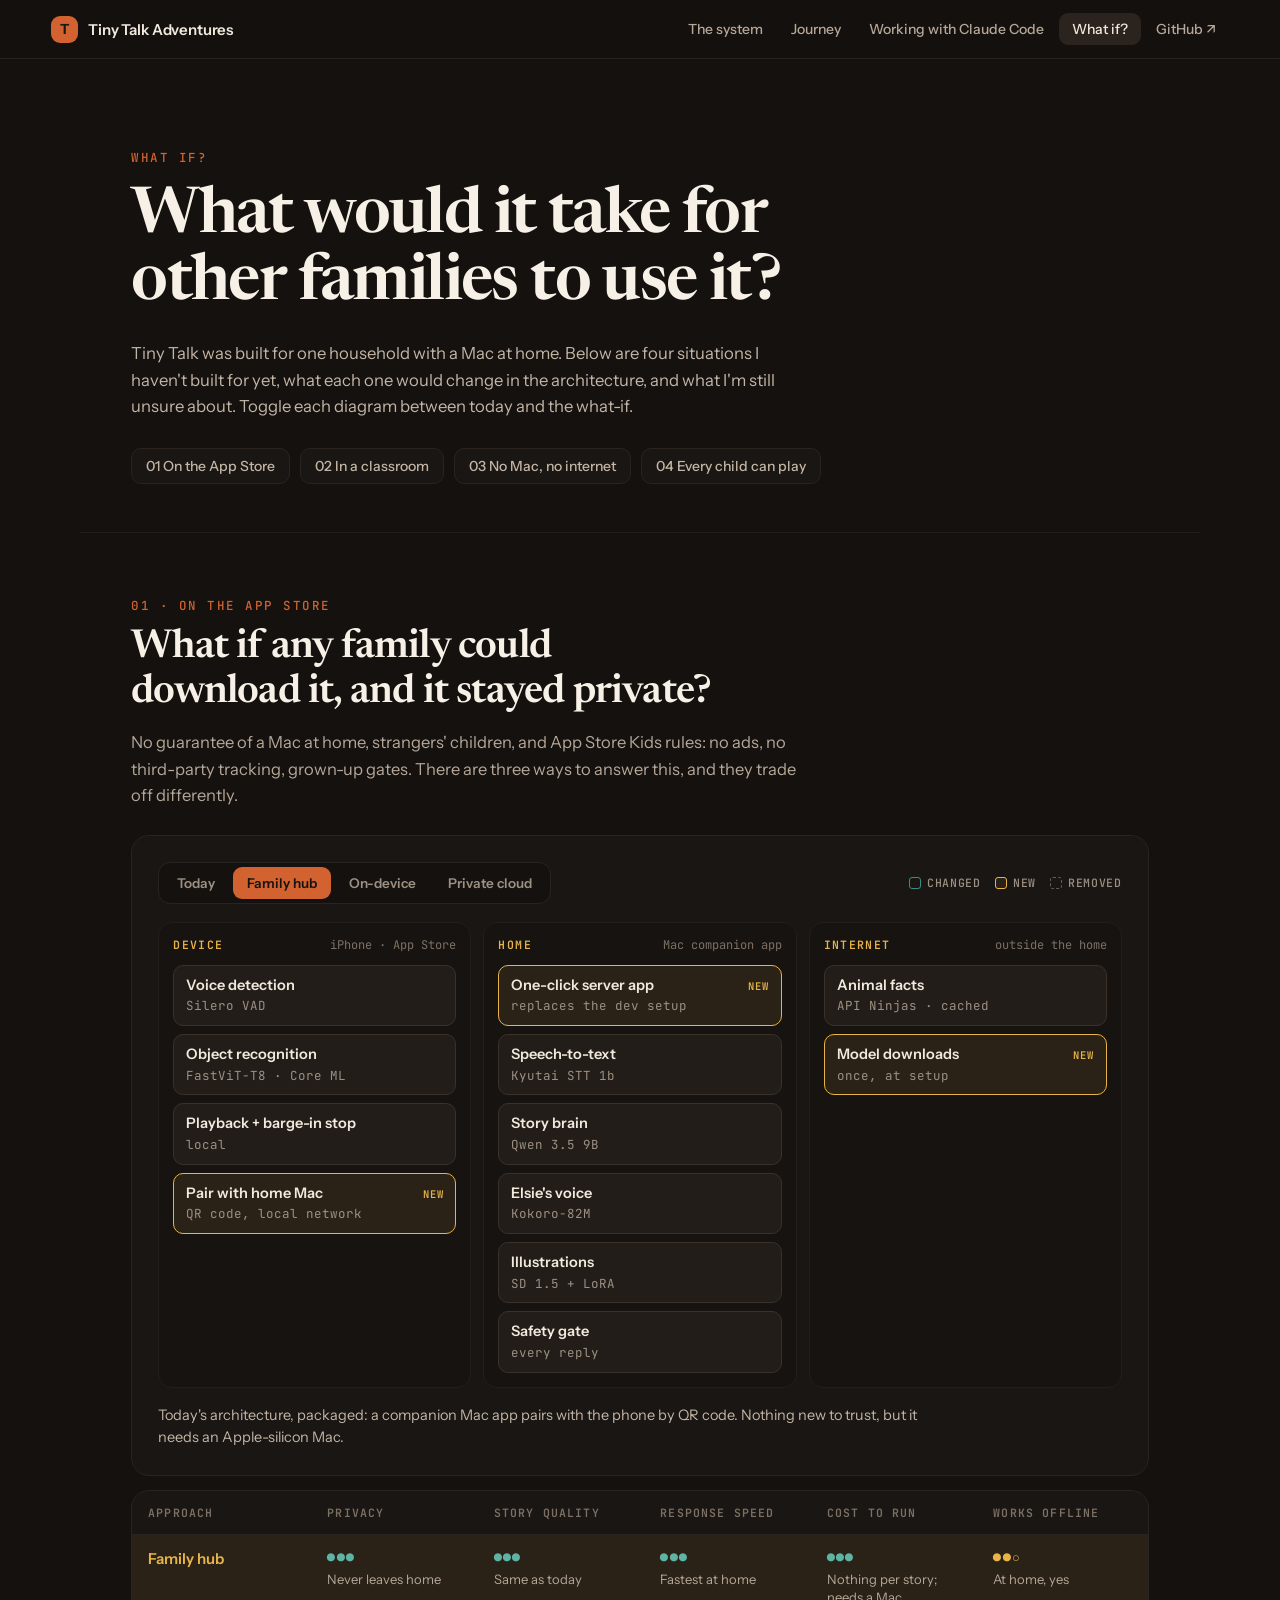
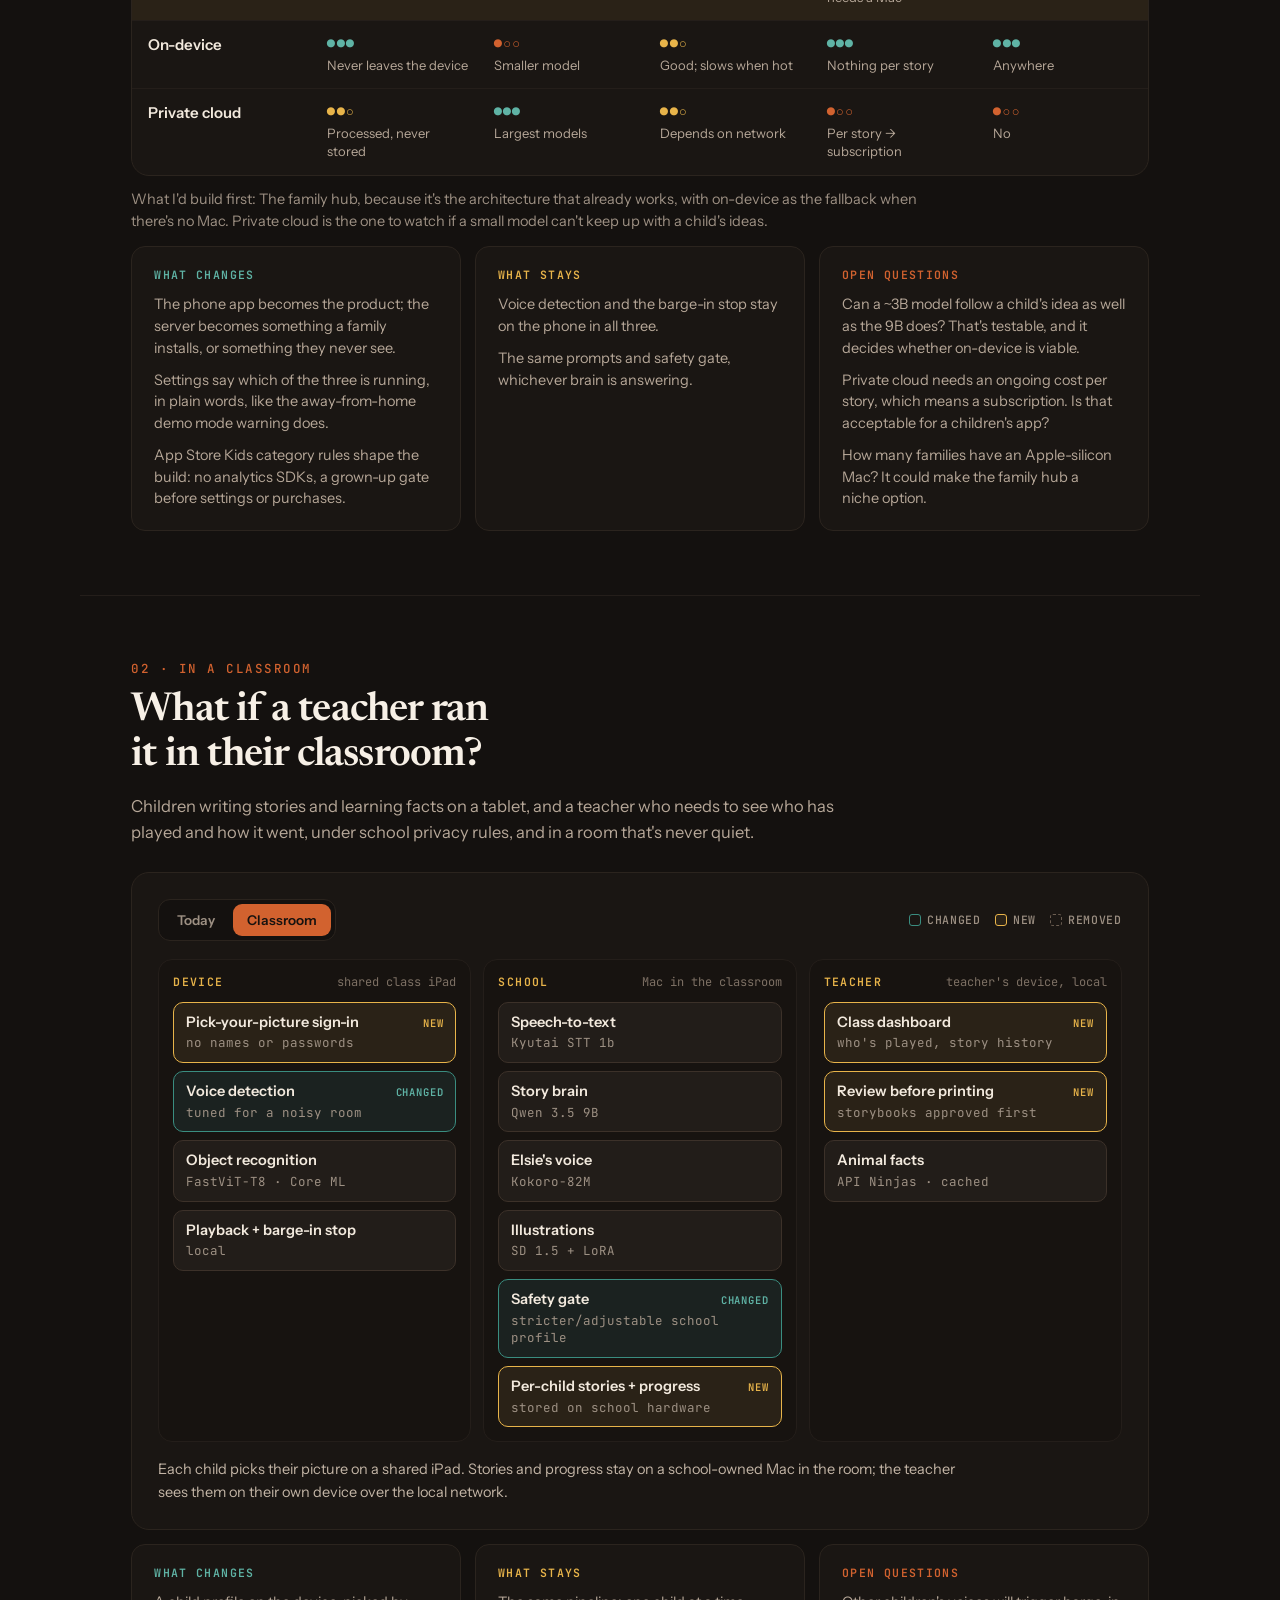
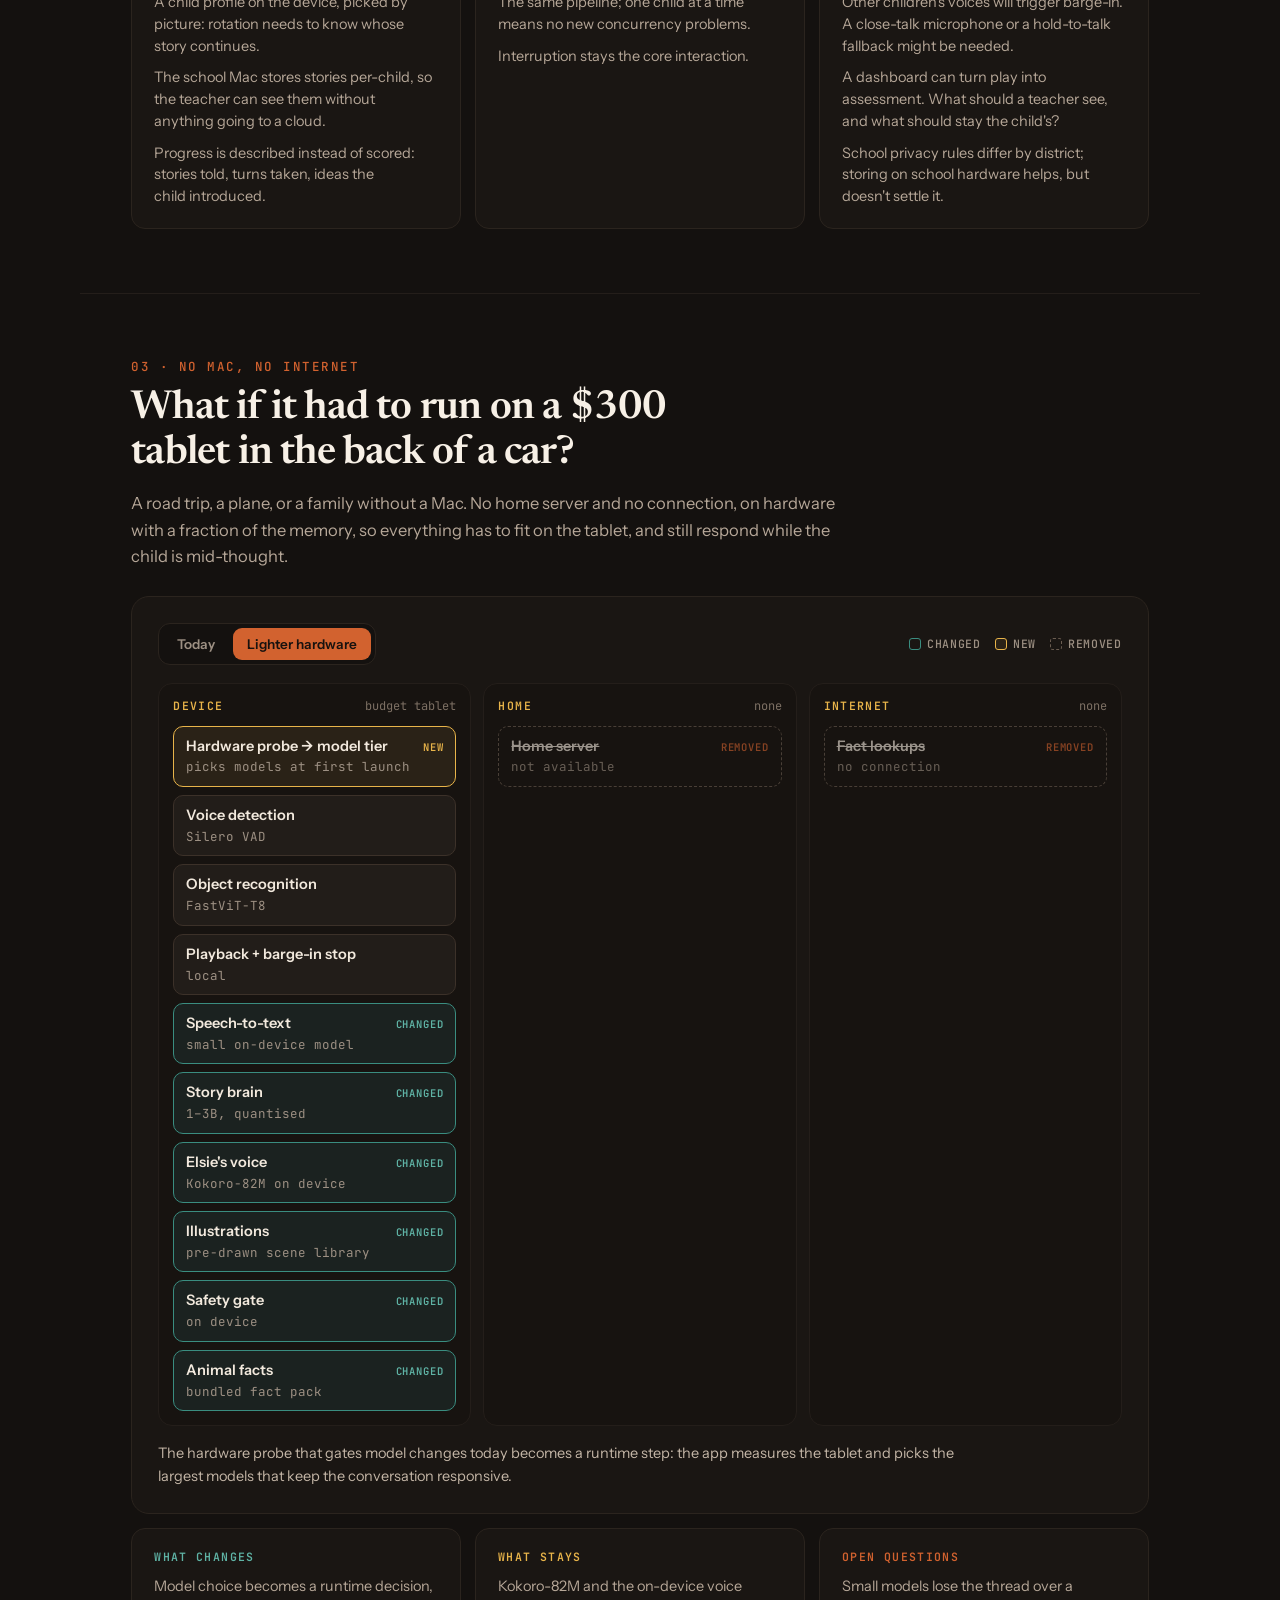
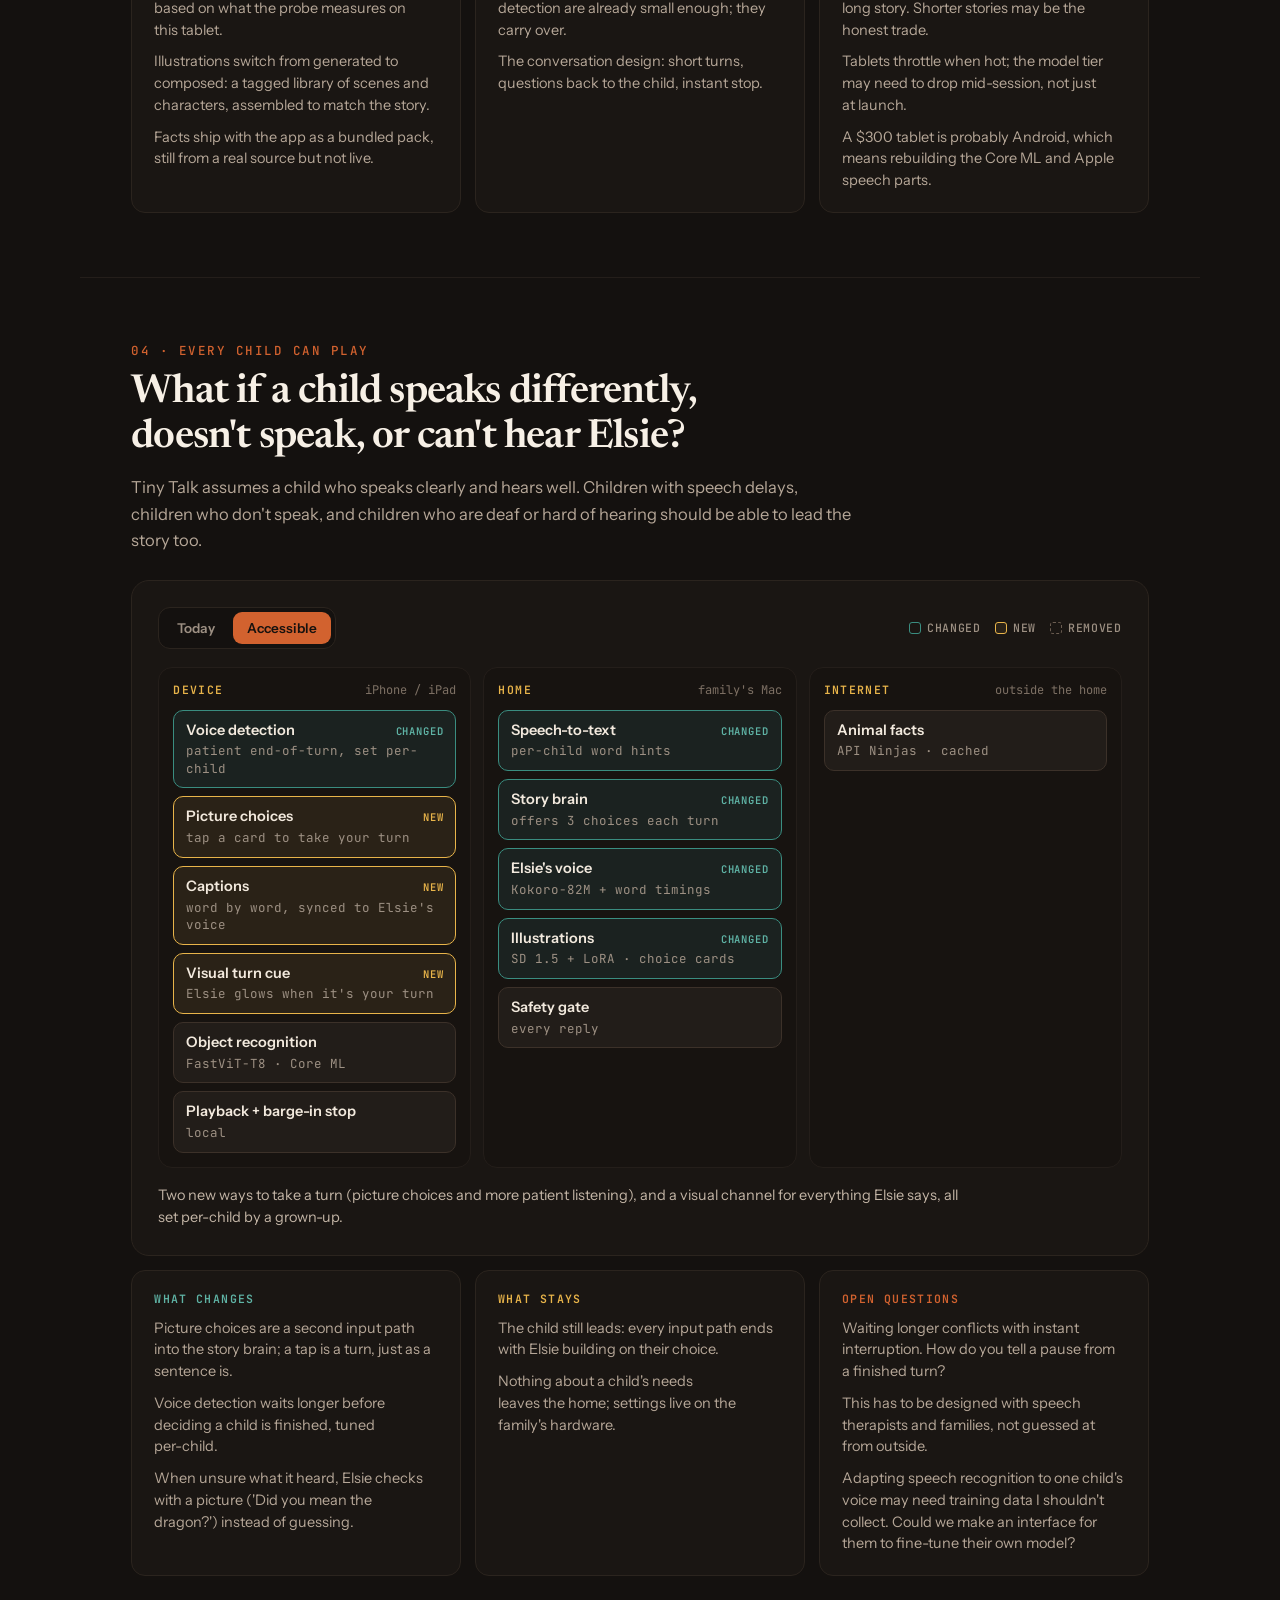
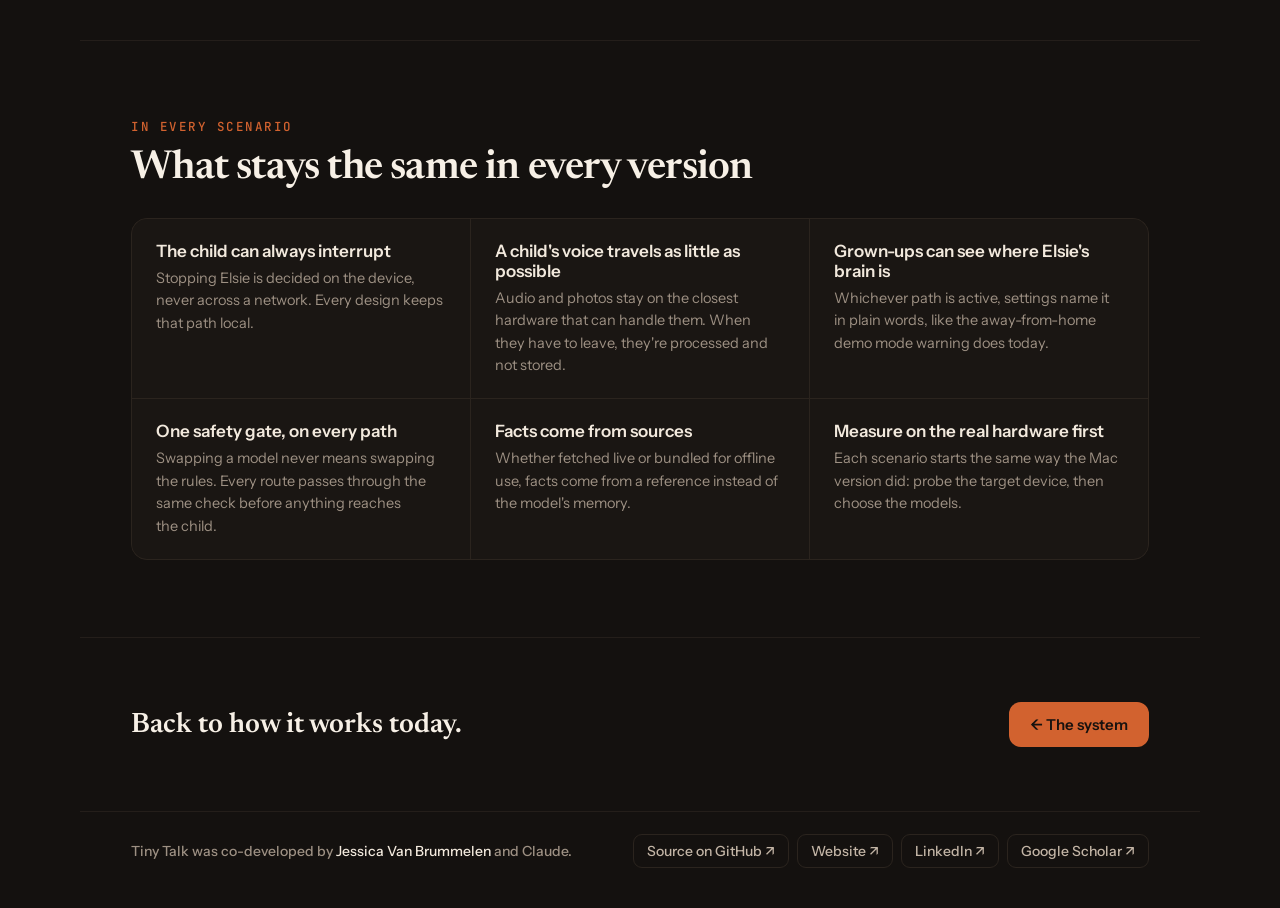
<file: site/what-if.html>
<!DOCTYPE html>
<html lang="en">
<head>
<meta charset="utf-8">
<meta name="viewport" content="width=device-width, initial-scale=1">
<title>What if? | Tiny Talk Adventures</title>
<meta name="description" content="Four constraints Tiny Talk Adventures hasn't been built for yet, and what each would change in the architecture.">
<link rel="preconnect" href="https://fonts.googleapis.com">
<link rel="preconnect" href="https://fonts.gstatic.com" crossorigin>
<link href="https://fonts.googleapis.com/css2?family=Newsreader:ital,opsz,wght@0,6..72,400;0,6..72,500;0,6..72,600;1,6..72,400&family=Instrument+Sans:wght@400;500;600;700&family=JetBrains+Mono:wght@400;500;700&display=swap" rel="stylesheet">
<link rel="stylesheet" href="site.css">
<style>
section.wrap > .kicker{margin-bottom:12px}
h1{max-width:20ch}
.lede{margin-bottom:28px}
.jump{display:flex;gap:10px;flex-wrap:wrap}
.jump a{padding:8px 14px;border-radius:10px;border:1px solid var(--line);background:var(--panel);font:500 14px var(--sans);color:var(--ink-2);text-decoration:none}
.jump a:hover{border-color:var(--line-hover);color:var(--ink)}

/* scenario diagram */
.diagram{padding:clamp(14px,2.2vw,26px)}
.diagram-bar{display:flex;justify-content:space-between;align-items:center;gap:14px;flex-wrap:wrap;margin-bottom:18px}
.tabs{display:flex;gap:4px;padding:4px;background:var(--bg);border:1px solid var(--line);border-radius:12px;flex-wrap:wrap}
.tabs button{border:0;cursor:pointer;padding:8px 14px;border-radius:9px;font:600 13.5px var(--sans);background:transparent;color:var(--ink-4)}
.tabs button:hover{color:var(--ink)}
.tabs button[aria-pressed=true]{background:var(--accent);color:#17120f}
.tabs button[aria-pressed=true].is-today{background:var(--line-strong);color:var(--ink)}
.legend{display:flex;gap:14px;flex-wrap:wrap;font:500 11.5px var(--mono);letter-spacing:.06em;color:var(--ink-4)}
.legend span{display:flex;align-items:center;gap:6px}
.swatch{width:12px;height:12px;border-radius:3px}
.cols{display:grid;grid-template-columns:repeat(auto-fit,minmax(230px,1fr));gap:12px}
.col{min-width:0;padding:14px;border-radius:14px;background:var(--col);border:1px solid var(--line-soft);display:flex;flex-direction:column;gap:8px}
.col-head{display:flex;justify-content:space-between;align-items:baseline;gap:8px;margin-bottom:4px}
.col-head .label{color:var(--gold)}
.col-sub{font:400 12px var(--mono);color:var(--ink-5)}
.box{padding:10px 12px;border-radius:10px;border:1px solid var(--line-strong);background:var(--box);transition:all .25s}
.box-top{display:flex;justify-content:space-between;gap:8px;align-items:baseline}
.box-t{font:600 14.5px/1.3 var(--sans);color:var(--ink)}
.box-tag{font:600 10.5px var(--mono);letter-spacing:.08em;white-space:nowrap}
.box-m{font:400 12.5px/1.4 var(--mono);color:var(--ink-4);margin-top:3px}
.box.changed{border:1.5px solid var(--teal);background:#1b2220}
.box.changed .box-tag{color:var(--teal-ink)}
.box.new{border:1.5px solid var(--gold);background:var(--gold-bg)}
.box.new .box-tag{color:var(--gold)}
.box.gone{border:1px dashed #6b5d51;background:transparent;opacity:.6}
.box.gone .box-t{text-decoration:line-through}
.box.gone .box-tag{color:var(--accent)}
.note{font:400 14.5px/1.55 var(--sans);color:var(--ink-2);margin:16px 0 0;max-width:80ch}

/* comparison table */
.table{margin-top:14px;overflow-x:auto}
.table-inner{min-width:760px}
.grid-row{display:grid;grid-template-columns:1.1fr repeat(5,1fr)}
.th{padding:14px 12px;color:var(--ink-5);letter-spacing:.1em}
.th:first-child{padding-left:16px}
.table-head{border-bottom:1px solid var(--line)}
.row{cursor:pointer;border-bottom:1px solid var(--line-soft);transition:background .2s}
.row:last-child{border-bottom:0}
.row:hover{background:var(--hover)}
.row.is-selected{background:var(--gold-bg)}
.row-name{padding:14px 16px;font:600 15px var(--sans);color:var(--ink)}
.row.is-selected .row-name{color:var(--gold)}
.cell{padding:14px 12px}
.dots{font:500 13px var(--mono);letter-spacing:.1em}
.dots.d3{color:var(--teal-ink)} .dots.d2{color:var(--gold)} .dots.d1{color:var(--accent)}
.cell-text{font:400 13px/1.4 var(--sans);color:var(--ink-3);margin-top:4px}
.lean{font:400 14.5px/1.55 var(--sans);color:var(--ink-4);margin:12px 0 0;max-width:80ch}

/* changes / stays / risks */
.trio{margin-top:14px}
.trio > div{padding:20px 22px;background:var(--panel);border:1px solid var(--line);border-radius:14px}
.trio .label{margin-bottom:12px}
.trio .list{display:grid;gap:10px}
.trio p{font:400 14.5px/1.5 var(--sans);color:var(--ink-3);margin:0}

/* principles */
.principles{padding-top:clamp(40px,6vw,80px)!important;padding-bottom:clamp(40px,6vw,80px)!important}
.principles h2{margin-bottom:26px;max-width:26ch}
.pgrid{display:grid;grid-template-columns:repeat(auto-fit,minmax(300px,1fr));gap:1px;background:var(--line);border:1px solid var(--line);border-radius:16px;overflow:hidden}
.pgrid > div{background:var(--panel);padding:22px 24px}
.pgrid h3{font:600 17px var(--sans);color:var(--ink);margin:0 0 6px}
.pgrid p{font:400 14.5px/1.55 var(--sans);color:var(--ink-4);margin:0}
</style>
</head>
<body>
<div class="page">

<nav>
  <a class="brand" href="index.html">
    <span class="brand-mark">T</span>
    <span class="brand-name">Tiny Talk Adventures</span>
  </a>
  <div class="nav-links">
    <a href="index.html">The system</a>
    <a href="journey.html">Journey</a>
    <a href="claude-code.html">Working with Claude Code</a>
    <a href="what-if.html" aria-current="page">What if?</a>
    <a href="https://github.com/jessvb/tiny-talk-adventures" target="_blank" rel="noopener">GitHub ↗</a>
  </div>
</nav>

<header class="wrap">
  <div class="kicker">WHAT IF?</div>
  <h1>What would it take for other families to use it?</h1>
  <p class="lede">Tiny Talk was built for one household with a Mac at home. Below are four situations I haven't built for yet, what each one would change in the architecture, and what I'm still unsure about. Toggle each diagram between today and the what-if.</p>
  <div class="jump" id="jump"></div>
</header>

<main id="scenarios"></main>

<section class="wrap principles">
  <div class="kicker">IN EVERY SCENARIO</div>
  <h2>What stays the same in every version</h2>
  <div class="pgrid">
    <div><h3>The child can always interrupt</h3><p>Stopping Elsie is decided on the device, never across a network. Every design keeps that path local.</p></div>
    <div><h3>A child's voice travels as little as possible</h3><p>Audio and photos stay on the closest hardware that can handle them. When they have to leave, they're processed and not stored.</p></div>
    <div><h3>Grown-ups can see where Elsie's brain is</h3><p>Whichever path is active, settings name it in plain words, like the away-from-home demo mode warning does today.</p></div>
    <div><h3>One safety gate, on every path</h3><p>Swapping a model never means swapping the rules. Every route passes through the same check before anything reaches the child.</p></div>
    <div><h3>Facts come from sources</h3><p>Whether fetched live or bundled for offline use, facts come from a reference instead of the model's memory.</p></div>
    <div><h3>Measure on the real hardware first</h3><p>Each scenario starts the same way the Mac version did: probe the target device, then choose the models.</p></div>
  </div>
</section>

<footer class="wrap">
  <div class="footer-line">Back to how it works today.</div>
  <a class="cta" href="index.html">← The system</a>
</footer>

<div class="wrap credits">
  <div class="credits-by">Tiny Talk was co-developed by <a href="https://jessvb.github.io/" target="_blank" rel="noopener">Jessica Van Brummelen</a> and Claude.</div>
  <div class="credits-links">
    <a href="https://github.com/jessvb/tiny-talk-adventures" target="_blank" rel="noopener">Source on GitHub ↗</a>
    <a href="https://jessvb.github.io/" target="_blank" rel="noopener">Website ↗</a>
    <a href="https://www.linkedin.com/in/jessicavanbrummelen/" target="_blank" rel="noopener">LinkedIn ↗</a>
    <a href="https://scholar.google.com/citations?user=6d4tBYwAAAAJ&amp;hl=en" target="_blank" rel="noopener">Google Scholar ↗</a>
  </div>
</div>

</div>

<script>
// Content: each scenario has a "Today" state plus one or more what-if states.
// A box's kind (k) is base | changed | new | gone and drives its styling.
const B = (t, m, k) => ({ t, m, k: k || "base" });
const TODAY = [
  { title: "DEVICE", sub: "iPhone", boxes: [B("Voice detection", "Silero VAD"), B("Object recognition", "FastViT-T8 · Core ML"), B("Playback + barge-in stop", "local, no round trip")] },
  { title: "HOME", sub: "family's Mac", boxes: [B("Speech-to-text", "Kyutai STT 1b"), B("Story brain", "Qwen 3.5 9B"), B("Elsie's voice", "Kokoro-82M"), B("Illustrations", "SD 1.5 + LoRA"), B("Safety gate", "every reply")] },
  { title: "INTERNET", sub: "outside the home", boxes: [B("Animal facts", "API Ninjas · cached")] },
];
const TODAY_NOTE = "Today: the phone listens and decides when to stop; the family's Mac does the heavy thinking; only a fact lookup leaves the house.";

const SCENARIOS = [
  {
    id: "appstore", num: "01", kicker: "ON THE APP STORE", jump: "On the App Store", title: "What if any family could download it, and it stayed private?",
    intro: "No guarantee of a Mac at home, strangers' children, and App Store Kids rules: no ads, no third-party tracking, grown-up gates. There are three ways to answer this, and they trade off differently.",
    states: [
      { label: "Today", cols: TODAY, note: TODAY_NOTE },
      { label: "Family hub", note: "Today's architecture, packaged: a companion Mac app pairs with the phone by QR code. Nothing new to trust, but it needs an Apple-silicon Mac.", cols: [
        { title: "DEVICE", sub: "iPhone · App Store", boxes: [B("Voice detection", "Silero VAD"), B("Object recognition", "FastViT-T8 · Core ML"), B("Playback + barge-in stop", "local"), B("Pair with home Mac", "QR code, local network", "new")] },
        { title: "HOME", sub: "Mac companion app", boxes: [B("One-click server app", "replaces the dev setup", "new"), B("Speech-to-text", "Kyutai STT 1b"), B("Story brain", "Qwen 3.5 9B"), B("Elsie's voice", "Kokoro-82M"), B("Illustrations", "SD 1.5 + LoRA"), B("Safety gate", "every reply")] },
        { title: "INTERNET", sub: "outside the home", boxes: [B("Animal facts", "API Ninjas · cached"), B("Model downloads", "once, at setup", "new")] },
      ] },
      { label: "On-device", note: "Everything moves onto the phone. Strongest privacy and works anywhere, but the story brain gets much smaller, and illustrations can't be generated live.", cols: [
        { title: "DEVICE", sub: "iPhone / iPad", boxes: [B("Voice detection", "Silero VAD"), B("Object recognition", "FastViT-T8 · Core ML"), B("Playback + barge-in stop", "local"), B("Speech-to-text", "on-device speech", "changed"), B("Story brain", "~3B on-device model", "changed"), B("Elsie's voice", "Kokoro-82M on device", "changed"), B("Illustrations", "pre-drawn scene library", "changed"), B("Safety gate", "on device", "changed"), B("Animal facts", "bundled fact pack", "changed")] },
        { title: "HOME", sub: "no Mac needed", boxes: [B("Home server", "not required", "gone")] },
        { title: "INTERNET", sub: "optional", boxes: [B("Content updates", "new scenes + facts, no user data", "new")] },
      ] },
      { label: "Private cloud", note: "The heavy models run on rented GPUs in attested, stateless enclaves: audio is processed and discarded, never stored or logged. Best stories, but it costs money per story and needs a connection.", cols: [
        { title: "DEVICE", sub: "iPhone / iPad", boxes: [B("Voice detection", "Silero VAD"), B("Object recognition", "FastViT-T8 · Core ML"), B("Playback + barge-in stop", "local"), B("Verify server attestation", "before any audio is sent", "new")] },
        { title: "HOME", sub: "no Mac needed", boxes: [B("Home server", "not required", "gone")] },
        { title: "INTERNET", sub: "confidential compute", boxes: [B("Speech-to-text", "stateless, no retention", "changed"), B("Story brain", "larger model", "changed"), B("Elsie's voice", "streamed", "changed"), B("Illustrations", "faster, larger model", "changed"), B("Safety gate", "same rules", "changed"), B("Animal facts", "API Ninjas · cached")] },
      ] },
    ],
    table: true,
    changes: ["The phone app becomes the product; the server becomes something a family installs, or something they never see.", "Settings say which of the three is running, in plain words, like the away-from-home demo mode warning does.", "App Store Kids category rules shape the build: no analytics SDKs, a grown-up gate before settings or purchases."],
    stays: ["Voice detection and the barge-in stop stay on the phone in all three.", "The same prompts and safety gate, whichever brain is answering."],
    risks: ["Can a ~3B model follow a child's idea as well as the 9B does? That's testable, and it decides whether on-device is viable.", "Private cloud needs an ongoing cost per story, which means a subscription. Is that acceptable for a children's app?", "How many families have an Apple-silicon Mac? It could make the family hub a niche option."],
  },
  {
    id: "classroom", num: "02", kicker: "IN A CLASSROOM", jump: "In a classroom", title: "What if a teacher ran it in their classroom?",
    intro: "Children writing stories and learning facts on a tablet, and a teacher who needs to see who has played and how it went, under school privacy rules, and in a room that's never quiet.",
    states: [
      { label: "Today", cols: TODAY, note: TODAY_NOTE },
      { label: "Classroom", note: "Each child picks their picture on a shared iPad. Stories and progress stay on a school-owned Mac in the room; the teacher sees them on their own device over the local network.", cols: [
        { title: "DEVICE", sub: "shared class iPad", boxes: [B("Pick-your-picture sign-in", "no names or passwords", "new"), B("Voice detection", "tuned for a noisy room", "changed"), B("Object recognition", "FastViT-T8 · Core ML"), B("Playback + barge-in stop", "local")] },
        { title: "SCHOOL", sub: "Mac in the classroom", boxes: [B("Speech-to-text", "Kyutai STT 1b"), B("Story brain", "Qwen 3.5 9B"), B("Elsie's voice", "Kokoro-82M"), B("Illustrations", "SD 1.5 + LoRA"), B("Safety gate", "stricter/adjustable school profile", "changed"), B("Per-child stories + progress", "stored on school hardware", "new")] },
        { title: "TEACHER", sub: "teacher's device, local", boxes: [B("Class dashboard", "who's played, story history", "new"), B("Review before printing", "storybooks approved first", "new"), B("Animal facts", "API Ninjas · cached")] },
      ] },
    ],
    changes: ["A child profile on the device, picked by picture: rotation needs to know whose story continues.", "The school Mac stores stories per-child, so the teacher can see them without anything going to a cloud.", "Progress is described instead of scored: stories told, turns taken, ideas the child introduced."],
    stays: ["The same pipeline; one child at a time means no new concurrency problems.", "Interruption stays the core interaction."],
    risks: ["Other children's voices will trigger barge-in. A close-talk microphone or a hold-to-talk fallback might be needed.", "A dashboard can turn play into assessment. What should a teacher see, and what should stay the child's?", "School privacy rules differ by district; storing on school hardware helps, but doesn't settle it."],
  },
  {
    id: "lighter", num: "03", kicker: "NO MAC, NO INTERNET", jump: "No Mac, no internet", title: "What if it had to run on a $300 tablet in the back of a car?",
    intro: "A road trip, a plane, or a family without a Mac. No home server and no connection, on hardware with a fraction of the memory, so everything has to fit on the tablet, and still respond while the child is mid-thought.",
    states: [
      { label: "Today", cols: TODAY, note: TODAY_NOTE },
      { label: "Lighter hardware", note: "The hardware probe that gates model changes today becomes a runtime step: the app measures the tablet and picks the largest models that keep the conversation responsive.", cols: [
        { title: "DEVICE", sub: "budget tablet", boxes: [B("Hardware probe → model tier", "picks models at first launch", "new"), B("Voice detection", "Silero VAD"), B("Object recognition", "FastViT-T8"), B("Playback + barge-in stop", "local"), B("Speech-to-text", "small on-device model", "changed"), B("Story brain", "1–3B, quantised", "changed"), B("Elsie's voice", "Kokoro-82M on device", "changed"), B("Illustrations", "pre-drawn scene library", "changed"), B("Safety gate", "on device", "changed"), B("Animal facts", "bundled fact pack", "changed")] },
        { title: "HOME", sub: "none", boxes: [B("Home server", "not available", "gone")] },
        { title: "INTERNET", sub: "none", boxes: [B("Fact lookups", "no connection", "gone")] },
      ] },
    ],
    changes: ["Model choice becomes a runtime decision, based on what the probe measures on this tablet.", "Illustrations switch from generated to composed: a tagged library of scenes and characters, assembled to match the story.", "Facts ship with the app as a bundled pack, still from a real source but not live."],
    stays: ["Kokoro-82M and the on-device voice detection are already small enough; they carry over.", "The conversation design: short turns, questions back to the child, instant stop."],
    risks: ["Small models lose the thread over a long story. Shorter stories may be the honest trade.", "Tablets throttle when hot; the model tier may need to drop mid-session, not just at launch.", "A $300 tablet is probably Android, which means rebuilding the Core ML and Apple speech parts."],
  },
  {
    id: "access", num: "04", kicker: "EVERY CHILD CAN PLAY", jump: "Every child can play", title: "What if a child speaks differently, doesn't speak, or can't hear Elsie?",
    intro: "Tiny Talk assumes a child who speaks clearly and hears well. Children with speech delays, children who don't speak, and children who are deaf or hard of hearing should be able to lead the story too.",
    states: [
      { label: "Today", cols: TODAY, note: TODAY_NOTE },
      { label: "Accessible", note: "Two new ways to take a turn (picture choices and more patient listening), and a visual channel for everything Elsie says, all set per-child by a grown-up.", cols: [
        { title: "DEVICE", sub: "iPhone / iPad", boxes: [B("Voice detection", "patient end-of-turn, set per-child", "changed"), B("Picture choices", "tap a card to take your turn", "new"), B("Captions", "word by word, synced to Elsie's voice", "new"), B("Visual turn cue", "Elsie glows when it's your turn", "new"), B("Object recognition", "FastViT-T8 · Core ML"), B("Playback + barge-in stop", "local")] },
        { title: "HOME", sub: "family's Mac", boxes: [B("Speech-to-text", "per-child word hints", "changed"), B("Story brain", "offers 3 choices each turn", "changed"), B("Elsie's voice", "Kokoro-82M + word timings", "changed"), B("Illustrations", "SD 1.5 + LoRA · choice cards", "changed"), B("Safety gate", "every reply")] },
        { title: "INTERNET", sub: "outside the home", boxes: [B("Animal facts", "API Ninjas · cached")] },
      ] },
    ],
    changes: ["Picture choices are a second input path into the story brain; a tap is a turn, just as a sentence is.", "Voice detection waits longer before deciding a child is finished, tuned per-child.", "When unsure what it heard, Elsie checks with a picture ('Did you mean the dragon?') instead of guessing."],
    stays: ["The child still leads: every input path ends with Elsie building on their choice.", "Nothing about a child's needs leaves the home; settings live on the family's hardware."],
    risks: ["Waiting longer conflicts with instant interruption. How do you tell a pause from a finished turn?", "This has to be designed with speech therapists and families, not guessed at from outside.", "Adapting speech recognition to one child's voice may need training data I shouldn't collect. Could we make an interface for them to fine-tune their own model?"],
  },
];

// Comparison table for the App Store scenario; each row selects its diagram state.
const AXES = ["PRIVACY", "STORY QUALITY", "RESPONSE SPEED", "COST TO RUN", "WORKS OFFLINE"];
const ROWS = [
  { name: "Family hub", state: 1, cells: [[3, "Never leaves home"], [3, "Same as today"], [3, "Fastest at home"], [3, "Nothing per story; needs a Mac"], [2, "At home, yes"]] },
  { name: "On-device", state: 2, cells: [[3, "Never leaves the device"], [1, "Smaller model"], [2, "Good; slows when hot"], [3, "Nothing per story"], [3, "Anywhere"]] },
  { name: "Private cloud", state: 3, cells: [[2, "Processed, never stored"], [3, "Largest models"], [2, "Depends on network"], [1, "Per story → subscription"], [1, "No"]] },
];
const LEAN = "What I'd build first: The family hub, because it's the architecture that already works, with on-device as the fallback when there's no Mac. Private cloud is the one to watch if a small model can't keep up with a child's ideas.";
const TAGS = { base: "", changed: "CHANGED", new: "NEW", gone: "REMOVED" };
const RATING = ["", "weak", "fair", "strong"];

// Each scenario opens on its first what-if, not on Today.
const sel = Object.fromEntries(SCENARIOS.map(s => [s.id, 1]));

function el(tag, attrs, ...kids) {
  const n = document.createElement(tag);
  for (const [k, v] of Object.entries(attrs || {})) {
    if (k === "class") n.className = v;
    else if (k.startsWith("on")) n.addEventListener(k.slice(2), v);
    else n.setAttribute(k, v);
  }
  for (const c of kids.flat()) if (c != null) n.append(c);
  return n;
}

function renderDiagram(sc) {
  const st = sc.states[sel[sc.id]];
  return [
    el("div", { class: "cols" }, st.cols.map(c =>
      el("div", { class: "col" },
        el("div", { class: "col-head" }, el("span", { class: "label" }, c.title), el("span", { class: "col-sub" }, c.sub)),
        c.boxes.map(b => el("div", { class: "box " + b.k },
          el("div", { class: "box-top" }, el("span", { class: "box-t" }, b.t), el("span", { class: "box-tag" }, TAGS[b.k])),
          el("div", { class: "box-m" }, b.m))))
    )),
    el("p", { class: "note", "aria-live": "polite" }, st.note),
  ];
}

function select(id, i) {
  sel[id] = i;
  const sc = SCENARIOS.find(s => s.id === id);
  const root = document.getElementById(id);
  root.querySelectorAll(".tabs button").forEach((b, j) => b.setAttribute("aria-pressed", String(j === i)));
  root.querySelector(".diagram-body").replaceChildren(...renderDiagram(sc));
  root.querySelectorAll(".row").forEach(r => {
    const on = Number(r.dataset.state) === i;
    r.classList.toggle("is-selected", on);
    r.setAttribute("aria-pressed", String(on));
  });
}

function renderTable(sc) {
  return [
    el("div", { class: "card table" }, el("div", { class: "table-inner" },
      el("div", { class: "grid-row table-head" }, el("div", { class: "th label" }, "APPROACH"), AXES.map(a => el("div", { class: "th label" }, a))),
      ROWS.map(r => el("div", {
        class: "grid-row row", role: "button", tabindex: "0", "data-state": r.state,
        "aria-label": "Show the " + r.name + " diagram",
        onclick: () => select(sc.id, r.state),
        onkeydown: e => { if (e.key === "Enter" || e.key === " ") { e.preventDefault(); select(sc.id, r.state); } },
      },
        el("div", { class: "row-name" }, r.name),
        r.cells.map(([n, text]) => el("div", { class: "cell" },
          el("div", { class: "dots d" + n, "aria-label": RATING[n] }, "●".repeat(n) + "○".repeat(3 - n)),
          el("div", { class: "cell-text" }, text)))
      ))
    )),
    el("p", { class: "lean" }, LEAN),
  ];
}

function renderList(label, color, items) {
  return el("div", {},
    el("div", { class: "label", style: "color:" + color }, label),
    el("div", { class: "list" }, items.map(x => el("p", {}, x))));
}

function renderScenario(sc) {
  return el("section", { class: "wrap", id: sc.id, "aria-labelledby": sc.id + "-h" },
    el("div", { class: "kicker" }, sc.num + " · " + sc.kicker),
    el("h2", { id: sc.id + "-h" }, sc.title),
    el("p", { class: "intro" }, sc.intro),
    el("div", { class: "card diagram" },
      el("div", { class: "diagram-bar" },
        el("div", { class: "tabs", role: "group", "aria-label": "Diagram state" }, sc.states.map((x, i) =>
          el("button", { type: "button", class: i === 0 ? "is-today" : "", "aria-pressed": "false", onclick: () => select(sc.id, i) }, x.label))),
        el("div", { class: "legend", "aria-hidden": "true" },
          el("span", {}, el("span", { class: "swatch", style: "border:1.5px solid var(--teal)" }), "CHANGED"),
          el("span", {}, el("span", { class: "swatch", style: "border:1.5px solid var(--gold);background:var(--gold-bg)" }), "NEW"),
          el("span", {}, el("span", { class: "swatch", style: "border:1px dashed #6b5d51" }), "REMOVED"))),
      el("div", { class: "diagram-body" })),
    sc.table ? renderTable(sc) : null,
    el("div", { class: "trio grid" },
      renderList("WHAT CHANGES", "var(--teal-ink)", sc.changes),
      renderList("WHAT STAYS", "var(--gold)", sc.stays),
      renderList("OPEN QUESTIONS", "var(--accent)", sc.risks)));
}

document.getElementById("jump").append(...SCENARIOS.map(s => el("a", { href: "#" + s.id }, s.num + " " + s.jump)));
document.getElementById("scenarios").append(...SCENARIOS.map(renderScenario));
SCENARIOS.forEach(s => select(s.id, sel[s.id]));
</script>
</body>
</html>
</file>
<file: site/site.css>
/* Shared styles for the Tiny Talk Adventures showcase pages. Page-specific
   styles live in each page's own <style> block. */
:root{
  --bg:#14110f; --panel:#1a1613; --col:#171310; --box:#221d19; --hover:#1f1a16;
  --line:#2b241e; --line-soft:#241e1a; --line-strong:#3c3129; --line-hover:#5b4c40;
  --ink:#f2e9dd; --ink-hi:#f7f0e6; --ink-2:#c3b5a6; --ink-3:#b6a798; --ink-4:#9d9083; --ink-5:#7d7064;
  --accent:#d2622f; --accent-hover:#e07a44; --gold:#e8b44a; --gold-bg:#2a2217; --teal:#3a8d80; --teal-ink:#5fb3a5; --violet:#a48fd6;
  --gutter:clamp(18px,4vw,56px);
  --serif:'Newsreader',serif; --sans:'Instrument Sans',system-ui,sans-serif; --mono:'JetBrains Mono',monospace;
}
*{box-sizing:border-box}
html{scroll-behavior:smooth}
body{margin:0;background:var(--bg);color:var(--ink);font-family:var(--sans);-webkit-font-smoothing:antialiased}
a{color:var(--gold);text-decoration-color:rgba(232,180,74,.4);text-underline-offset:3px}
a:hover{color:#f6d38a}
p{text-wrap:pretty}
h1,h2{text-wrap:balance}
::selection{background:var(--accent);color:var(--bg)}
code{font-family:var(--mono);color:var(--gold)}
:focus-visible{outline:2px solid var(--gold);outline-offset:2px}

.page{max-width:100%;overflow-x:hidden}
.wrap{max-width:1120px;margin:0 auto;padding-left:var(--gutter);padding-right:var(--gutter)}
.wrap.wide{max-width:1280px}
.kicker{font:500 12.5px var(--mono);color:var(--accent);letter-spacing:.12em;margin-bottom:14px}
.label{font:600 11.5px var(--mono);letter-spacing:.12em}
.card{background:var(--panel);border:1px solid var(--line);border-radius:18px}
.tile{padding:22px 24px;background:var(--panel);border:1px solid var(--line);border-radius:16px}
.tile h3{font:600 16px var(--sans);color:var(--ink);margin:0 0 8px}
.tile p{font:400 14.5px/1.55 var(--sans);color:var(--ink-4);margin:0}
.grid{display:grid;grid-template-columns:repeat(auto-fit,minmax(var(--min,260px),1fr));gap:14px}
/* Wide SVG diagrams scroll sideways on phones rather than shrinking to unreadable. */
.diagram-scroll{padding:clamp(16px,2.4vw,28px);overflow-x:auto}
.diagram-scroll svg{display:block;width:100%;height:auto}

/* nav */
nav{position:sticky;top:0;z-index:60;display:flex;align-items:center;justify-content:space-between;gap:20px;padding:13px var(--gutter);background:rgba(20,17,15,.9);backdrop-filter:blur(16px);-webkit-backdrop-filter:blur(16px);border-bottom:1px solid var(--line);flex-wrap:wrap}
.brand{display:flex;align-items:center;gap:10px;text-decoration:none}
.brand-mark{width:27px;height:27px;border-radius:9px;background:var(--accent);display:grid;place-items:center;font:700 14px var(--sans);color:#1b1714}
.brand-name{font:600 15px var(--sans);color:var(--ink);letter-spacing:-.01em}
.nav-links{display:flex;gap:2px;flex-wrap:wrap;align-items:center}
.nav-links a{padding:7px 13px;border-radius:9px;font:500 14px var(--sans);color:var(--ink-3);text-decoration:none}
.nav-links a:hover{color:var(--ink);background:var(--box)}
.nav-links a[aria-current=page]{color:var(--ink);background:var(--line)}

/* headings */
header.wrap{padding-top:clamp(44px,7vw,92px);padding-bottom:clamp(28px,4vw,48px)}
header.wrap > .kicker{margin-bottom:18px}
h1{font:600 clamp(36px,5.4vw,64px)/1.05 var(--serif);letter-spacing:-.025em;margin:0 0 22px;color:var(--ink-hi);max-width:22ch}
.lede{font:400 clamp(16.5px,1.3vw,19px)/1.6 var(--sans);color:var(--ink-2);margin:0;max-width:62ch}
section.wrap{padding-top:clamp(36px,5vw,64px);padding-bottom:clamp(36px,5vw,64px);border-top:1px solid var(--line-soft);scroll-margin-top:64px}
h2{font:600 clamp(26px,3.2vw,40px)/1.12 var(--serif);letter-spacing:-.02em;margin:0 0 14px;color:var(--ink-hi);max-width:28ch}
.intro{font:400 16.5px/1.6 var(--sans);color:var(--ink-3);margin:0 0 26px;max-width:66ch}

/* buttons */
.cta{display:inline-flex;align-items:center;gap:8px;padding:13px 21px;border-radius:12px;background:var(--accent);color:#17120f;font:600 15px var(--sans);text-decoration:none;white-space:nowrap}
.cta:hover{background:var(--accent-hover);color:#17120f}
.cta.ghost{background:none;border:1px solid var(--line-strong);color:var(--ink)}
.cta.ghost:hover{background:var(--box);color:var(--ink)}

/* footer */
footer.wrap{padding-top:clamp(36px,5vw,72px);padding-bottom:clamp(36px,5vw,72px);border-top:1px solid var(--line-soft);display:flex;justify-content:space-between;gap:24px;flex-wrap:wrap;align-items:center}
.footer-line{font:600 clamp(20px,2.4vw,28px) var(--serif);color:var(--ink-hi)}
.footer-sub{font:400 15px/1.55 var(--sans);color:var(--ink-4);margin:10px 0 0;max-width:52ch}
.credits{padding-top:22px;padding-bottom:40px;border-top:1px solid var(--line-soft);display:flex;justify-content:space-between;align-items:center;gap:16px;flex-wrap:wrap}
.credits-by{font:500 14px var(--sans);color:var(--ink-4)}
.credits-by a{color:var(--ink);text-decoration:none}
.credits-links{display:flex;gap:8px;flex-wrap:wrap}
.credits-links a{padding:7px 13px;border-radius:9px;border:1px solid var(--line);font:500 14px var(--sans);color:var(--ink-2);text-decoration:none}
.credits-links a:hover{color:var(--ink);border-color:var(--line-hover)}

@media (prefers-reduced-motion:reduce){html{scroll-behavior:auto}*{transition:none!important}}
</file>
